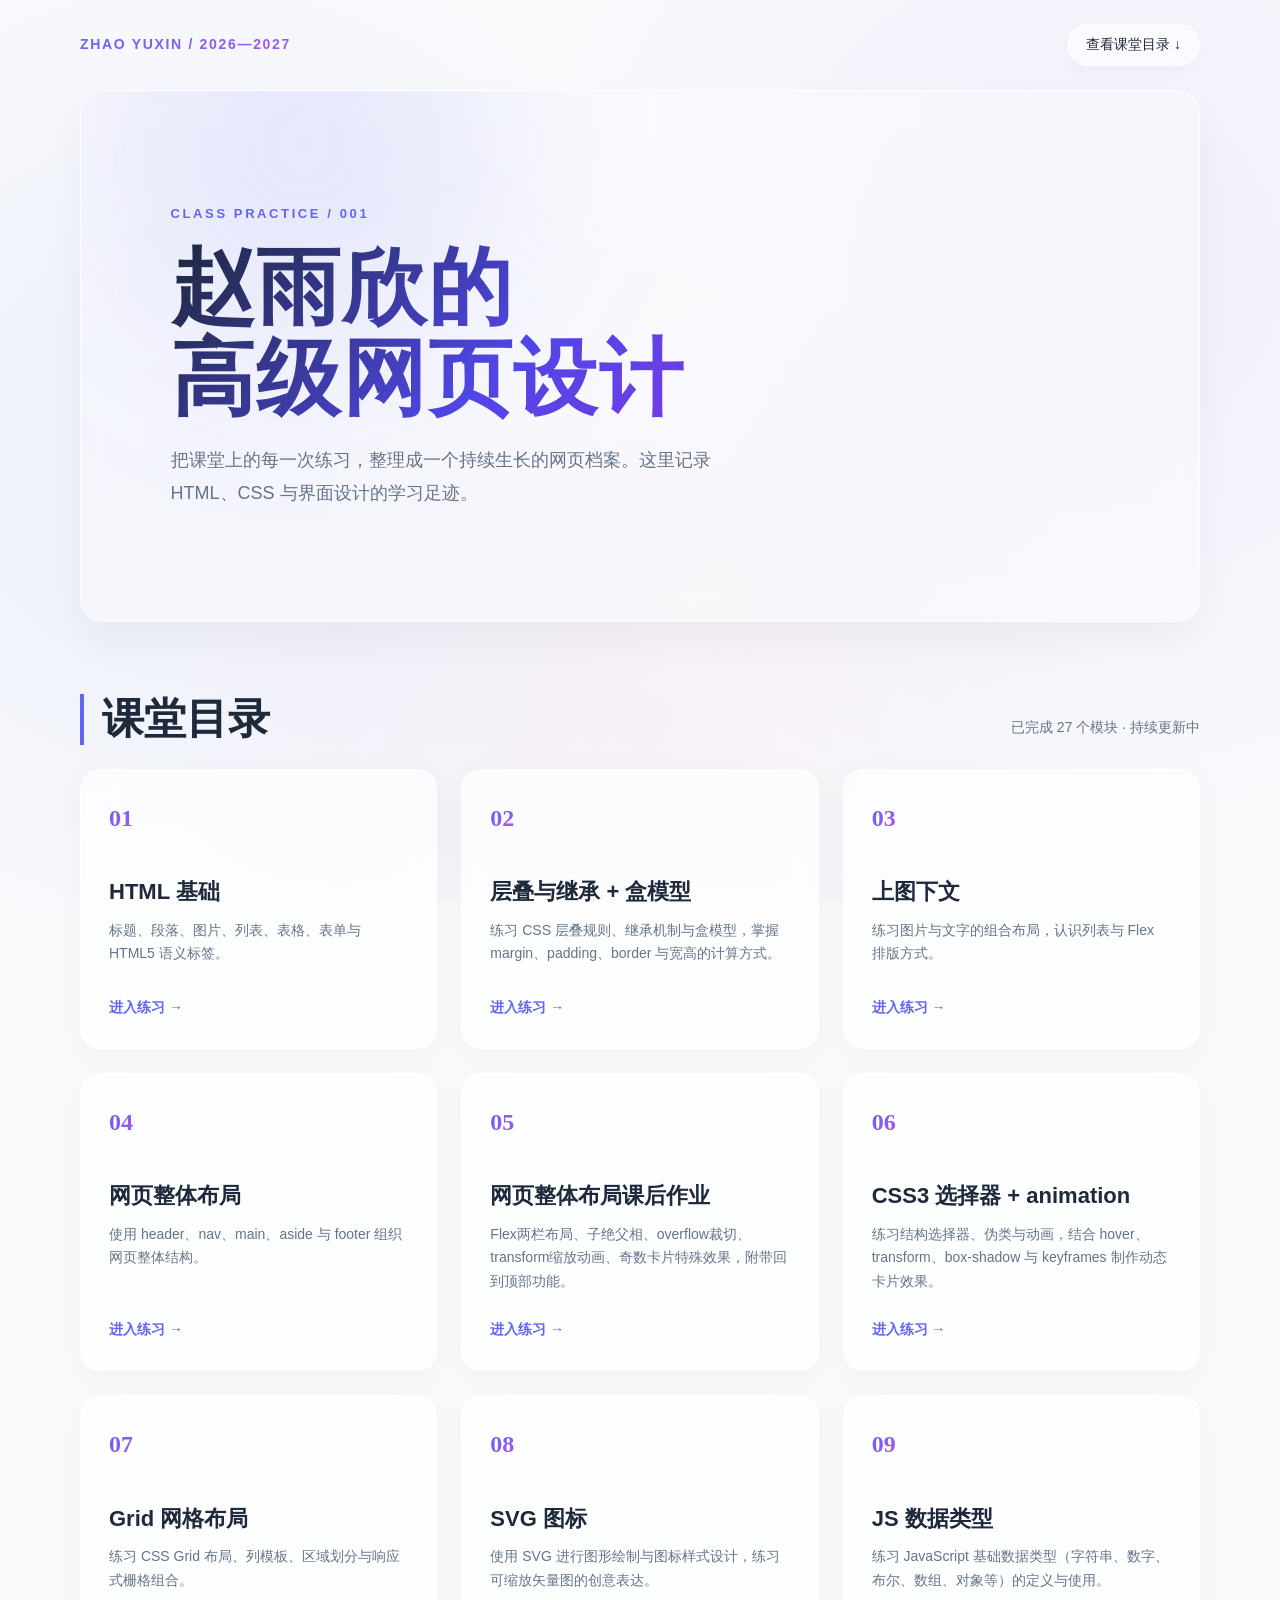
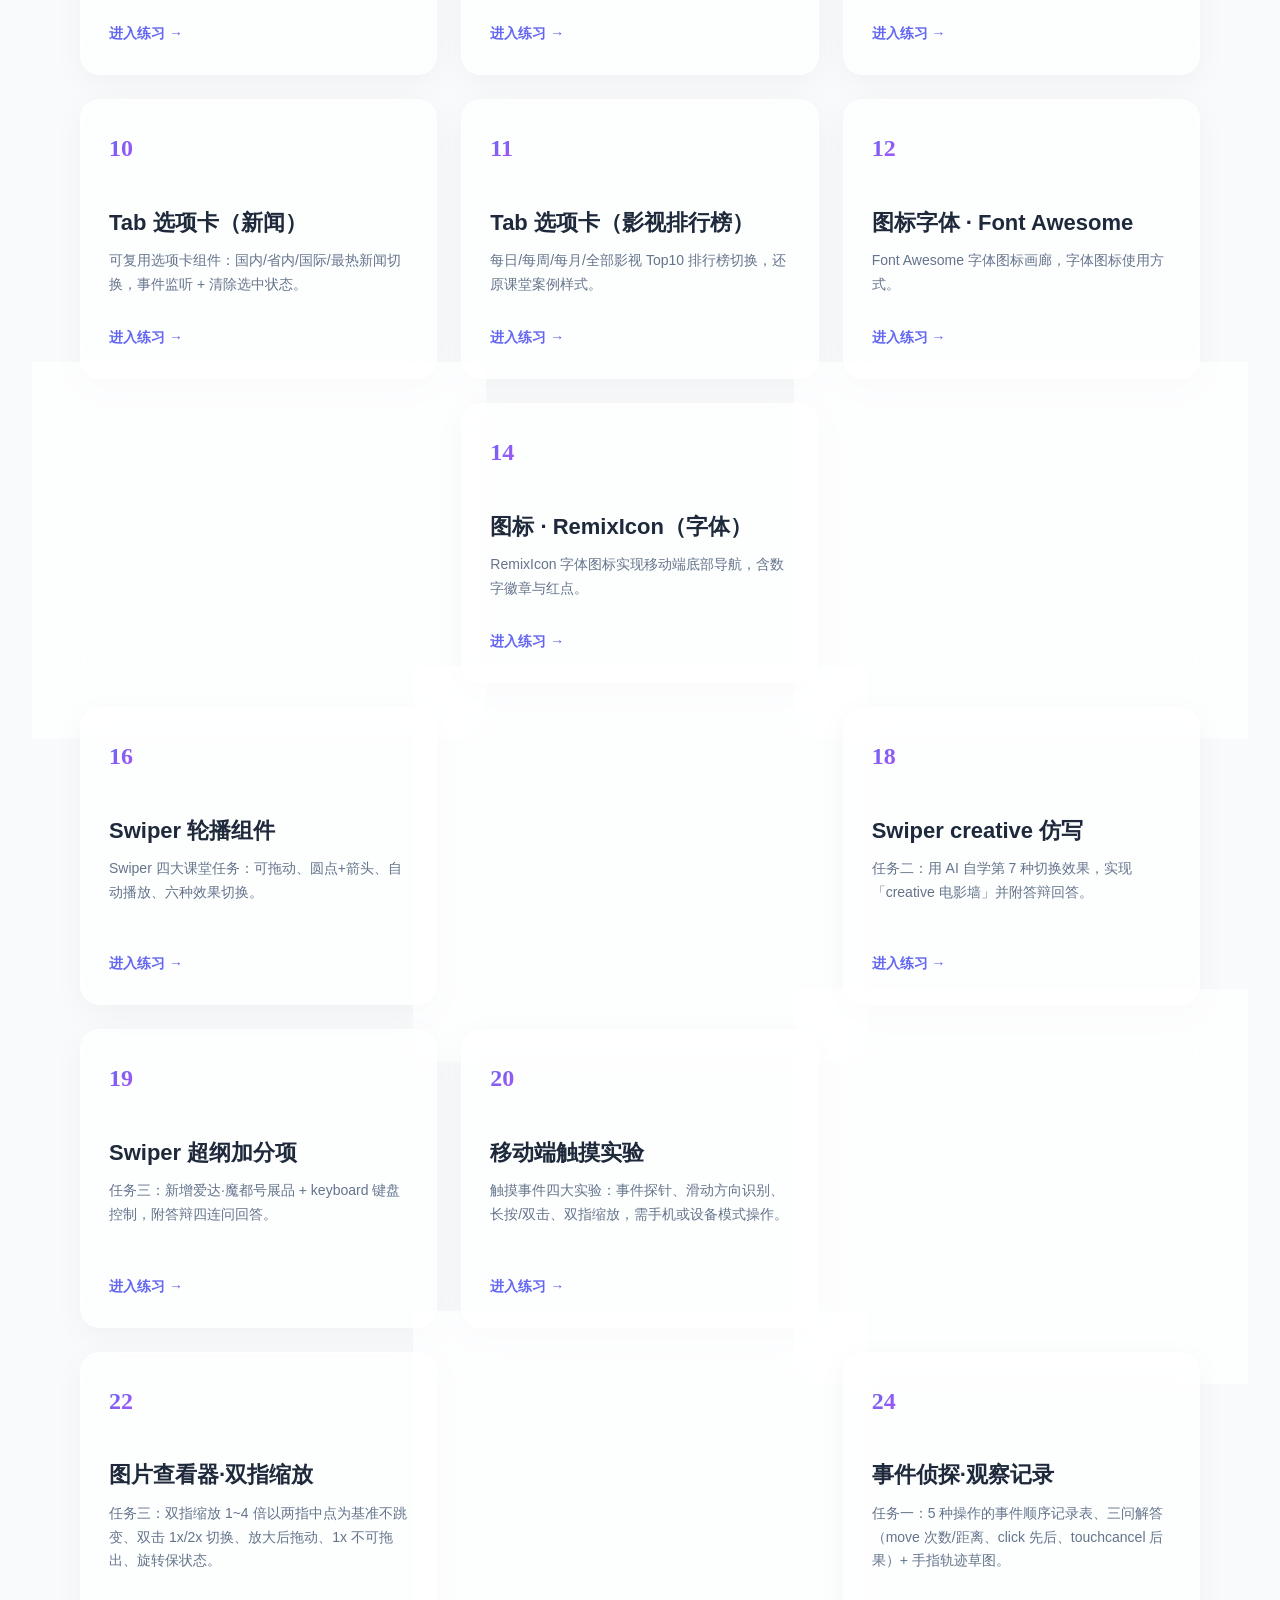
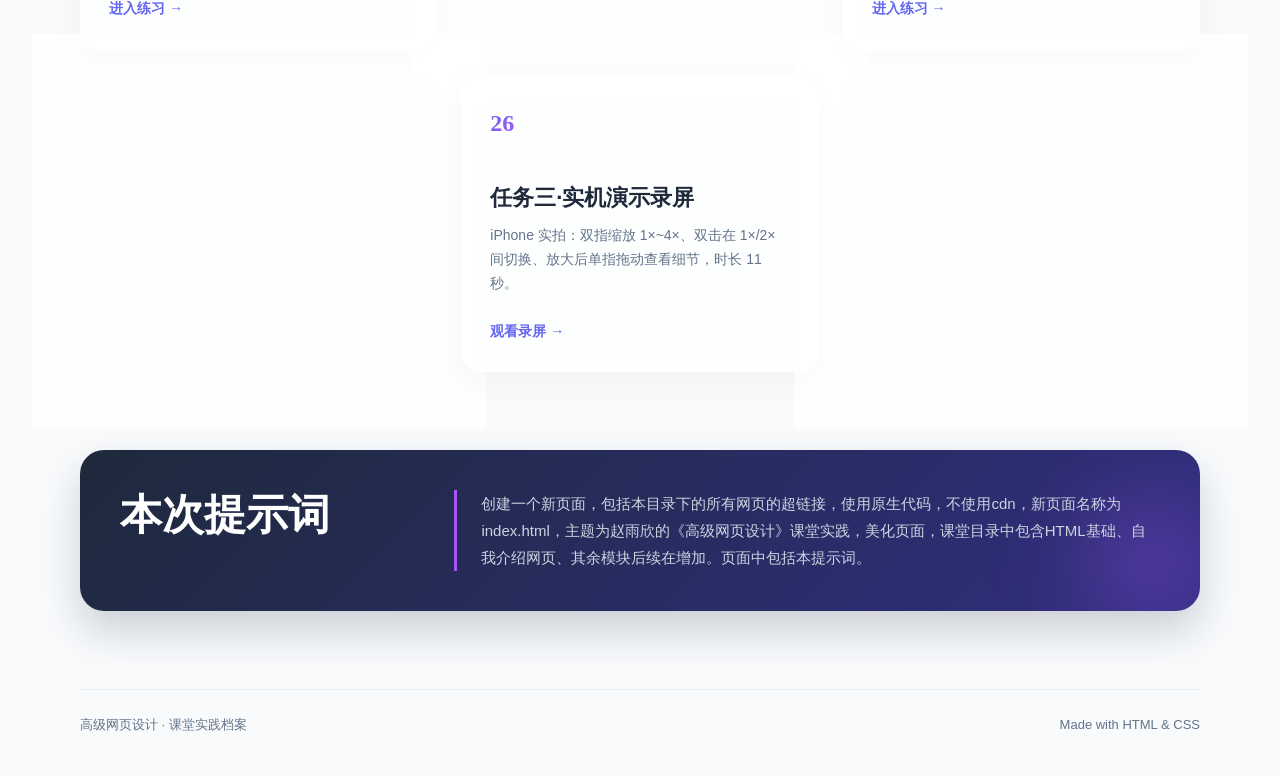
<file: index.html>
<!DOCTYPE html>
<html lang="zh-CN">
<head>
    <meta charset="UTF-8">
    <meta name="viewport" content="width=device-width, initial-scale=1.0">
    <meta name="description" content="赵雨欣的《高级网页设计》课堂实践目录">
    <title>赵雨欣｜高级网页设计课堂实践</title>
    <style>
        /* ========== 全局优雅调色板 ========== */
        :root {
            --ink: #1e293b;           /* 深邃墨蓝，用于主文字 */
            --muted: #64748b;         /* 灰蓝，用于次要文字 */
            --paper: #f8fafc;         /* 极浅灰，用于页面底色 */
            --card-bg: rgba(255, 255, 255, 0.7); /* 玻璃拟态：半透明白 */
            --card-border: rgba(255, 255, 255, 0.9); /* 玻璃拟态：高光边框 */
            --accent: #6366f1;        /* 主强调色：优雅靛蓝 */
            --accent-light: #a855f7;  /* 辅强调色：梦幻紫 */
            --accent-pink: #ec4899;   /* 点缀色：活力粉 */
            --yellow: #f59e0b;        /* 暖金色，用于亮点 */
        }
        
        * { box-sizing: border-box; margin: 0; padding: 0; }
        
        html { scroll-behavior: smooth; }
        
        body {
            color: var(--ink);
            background: var(--paper);
            font-family: "Microsoft YaHei", "PingFang SC", -apple-system, sans-serif;
            line-height: 1.7;
            /* 核心背景：柔和的多色渐变光晕，营造梦幻感 */
            background-image: 
                radial-gradient(circle at 15% 50%, rgba(99, 102, 241, 0.08) 0%, transparent 45%),
                radial-gradient(circle at 85% 30%, rgba(168, 85, 247, 0.08) 0%, transparent 45%),
                radial-gradient(circle at 50% 80%, rgba(236, 72, 153, 0.05) 0%, transparent 50%);
            background-attachment: fixed;
        }

        a { color: inherit; text-decoration: none; }

        .page-shell {
            width: min(1120px, calc(100% - 40px));
            margin: 0 auto;
            position: relative;
            z-index: 1;
        }

        /* ========== 顶部导航 ========== */
        .topbar {
            display: flex;
            align-items: center;
            justify-content: space-between;
            padding: 24px 0;
            font-size: 14px;
        }
        .signature {
            font-weight: 700;
            letter-spacing: .12em;
            background: linear-gradient(135deg, var(--accent), var(--accent-light));
            -webkit-background-clip: text;
            -webkit-text-fill-color: transparent;
        }
        .topbar a {
            padding: 8px 18px;
            background: rgba(255, 255, 255, 0.6);
            border: 1px solid rgba(255, 255, 255, 0.8);
            border-radius: 999px;
            backdrop-filter: blur(8px);
            -webkit-backdrop-filter: blur(8px);
            transition: all 0.3s ease;
            box-shadow: 0 4px 12px rgba(0, 0, 0, 0.03);
        }
        .topbar a:hover {
            background: #fff;
            box-shadow: 0 6px 16px rgba(99, 102, 241, 0.15);
            transform: translateY(-2px);
            color: var(--accent);
        }

        /* ========== 头部巨幕区（Hero） ========== */
        .hero {
            position: relative;
            overflow: hidden;
            padding: clamp(54px, 9vw, 112px) clamp(28px, 7vw, 96px);
            background: rgba(255, 255, 255, 0.4);
            border: 1px solid rgba(255, 255, 255, 0.8);
            border-radius: 24px;
            backdrop-filter: blur(20px);
            -webkit-backdrop-filter: blur(20px);
            box-shadow: 0 20px 40px rgba(0, 0, 0, 0.04);
        }
        /* 在 Hero 区域增加一个柔和的光斑 */
        .hero::before {
            content: "";
            position: absolute;
            top: -50%;
            left: -10%;
            width: 60%;
            height: 120%;
            background: radial-gradient(circle, rgba(99, 102, 241, 0.15) 0%, transparent 70%);
            filter: blur(60px);
            z-index: 0;
        }
        .eyebrow {
            position: relative;
            z-index: 1;
            margin: 0 0 18px;
            color: var(--accent);
            font-size: 13px;
            font-weight: 700;
            letter-spacing: .2em;
            text-transform: uppercase;
        }
        h1, h2, p { position: relative; z-index: 1; }
        h1 {
            max-width: 720px;
            margin-bottom: 20px;
            font-family: Georgia, "Songti SC", serif;
            font-size: clamp(42px, 7vw, 84px);
            line-height: 1.08;
            letter-spacing: .02em;
            background: linear-gradient(135deg, #1e293b, #4f46e5, #9333ea);
            -webkit-background-clip: text;
            -webkit-text-fill-color: transparent;
        }
        .hero-copy {
            max-width: 600px;
            margin-bottom: 0;
            color: var(--muted);
            font-size: 18px;
            line-height: 1.8;
        }

        /* ========== 章节标题 ========== */
        .section-heading {
            display: flex;
            align-items: end;
            justify-content: space-between;
            gap: 24px;
            margin: 72px 0 24px;
            padding-left: 18px;
            border-left: 4px solid var(--accent);
        }
        h2 {
            margin-bottom: 0;
            font-family: Georgia, "Songti SC", serif;
            font-size: clamp(28px, 4vw, 42px);
            line-height: 1.2;
            color: var(--ink);
        }
        .section-note {
            margin-bottom: 5px;
            color: var(--muted);
            font-size: 14px;
        }

        /* ========== 卡片网格：玻璃拟态 ========== */
        .lesson-grid {
            display: grid;
            grid-template-columns: repeat(3, 1fr);
            gap: 24px;
        }
        .lesson-card {
            display: flex;
            min-height: 280px;
            flex-direction: column;
            justify-content: space-between;
            padding: 28px;
            background: var(--card-bg);
            border: 1px solid var(--card-border);
            border-radius: 20px;
            backdrop-filter: blur(16px);
            -webkit-backdrop-filter: blur(16px);
            box-shadow: 0 8px 32px rgba(0, 0, 0, 0.04);
            transition: all 0.4s cubic-bezier(0.175, 0.885, 0.32, 1.275);
        }
        .lesson-card:hover {
            transform: translateY(-8px) scale(1.02);
            box-shadow: 0 20px 40px rgba(99, 102, 241, 0.15);
            border-color: var(--accent);
            background: rgba(255, 255, 255, 0.9);
        }
        .lesson-number {
            font-family: Georgia, serif;
            font-size: 24px;
            font-weight: 700;
            background: linear-gradient(135deg, var(--accent), var(--accent-light));
            -webkit-background-clip: text;
            -webkit-text-fill-color: transparent;
        }
        .lesson-card h3 {
            margin: 35px 0 8px;
            font-size: 22px;
            color: var(--ink);
        }
        .lesson-card p {
            margin-bottom: 0;
            color: var(--muted);
            font-size: 14px;
            line-height: 1.7;
        }
        .card-link {
            margin-top: 24px;
            color: var(--accent);
            font-size: 14px;
            font-weight: 700;
            transition: letter-spacing 0.3s ease;
        }
        .lesson-card:hover .card-link {
            letter-spacing: 1px;
        }
        .upcoming {
            background: transparent;
            border-style: dashed;
            border-color: rgba(99, 102, 241, 0.3);
            box-shadow: none;
        }
        .upcoming:hover {
            background: rgba(255, 255, 255, 0.5);
            border-style: solid;
        }
        .upcoming .lesson-number,
        .upcoming .card-link {
            color: var(--muted);
            -webkit-text-fill-color: var(--muted);
        }

        /* ========== 底部提示词区块：高端对比 ========== */
        .prompt-section {
            display: grid;
            grid-template-columns: minmax(190px, .6fr) 1.4fr;
            gap: 32px;
            margin: 78px 0;
            padding: 40px;
            background: linear-gradient(135deg, #1e293b, #312e81);
            color: #e2e8f0;
            border-radius: 24px;
            box-shadow: 0 20px 40px rgba(30, 41, 59, 0.2);
            position: relative;
            overflow: hidden;
        }
        .prompt-section::after {
            content: "";
            position: absolute;
            bottom: -50px;
            right: -50px;
            width: 200px;
            height: 200px;
            background: radial-gradient(circle, rgba(168, 85, 247, 0.4) 0%, transparent 70%);
            filter: blur(40px);
            z-index: 0;
        }
        .prompt-section h2 {
            color: #fff;
            position: relative;
            z-index: 1;
        }
        .prompt-section blockquote {
            margin: 0;
            padding-left: 24px;
            border-left: 3px solid var(--accent-light);
            color: #cbd5e1;
            font-size: 15px;
            line-height: 1.8;
            position: relative;
            z-index: 1;
        }

        /* ========== 页脚 ========== */
        .footer {
            display: flex;
            justify-content: space-between;
            gap: 20px;
            padding: 24px 0 40px;
            color: var(--muted);
            border-top: 1px solid rgba(99, 102, 241, 0.1);
            font-size: 13px;
        }

        /* ========== 响应式适配 ========== */
        @media (max-width: 760px) {
            .page-shell { width: min(100% - 28px, 600px); }
            .topbar { align-items: flex-start; flex-direction: column; gap: 12px; }
            .lesson-grid, .prompt-section { grid-template-columns: 1fr; }
            .section-heading, .footer { align-items: flex-start; flex-direction: column; }
            .prompt-section { gap: 20px; padding: 28px; }
            .hero { padding: 40px 24px; }
        }
    </style>
</head>
<body>
    <div class="page-shell">
        <header class="topbar">
            <div class="signature">ZHAO YUXIN / 2026—2027</div>
            <a href="#lessons">查看课堂目录 ↓</a>
        </header>
        <main>
            <section class="hero" aria-labelledby="page-title">
                <p class="eyebrow">CLASS PRACTICE / 001</p>
                <h1 id="page-title">赵雨欣的<br>高级网页设计</h1>
                <p class="hero-copy">把课堂上的每一次练习，整理成一个持续生长的网页档案。这里记录 HTML、CSS 与界面设计的学习足迹。</p>
            </section>
            <section id="lessons" aria-labelledby="lessons-title">
                <div class="section-heading">
                    <h2 id="lessons-title">课堂目录</h2>
                    <p class="section-note">已完成 27 个模块 · 持续更新中</p>
                </div>
                <div class="lesson-grid">
                    <a class='lesson-card' href='zyx.html'>
                        <div>
                            <span class="lesson-number">01</span>
                            <h3>HTML 基础</h3>
                            <p>标题、段落、图片、列表、表格、表单与 HTML5 语义标签。</p>
                        </div>
                        <span class="card-link">进入练习 →</span>
                    </a>
                    <a class='lesson-card' href='stack029.html'>
                        <div>
                            <span class="lesson-number">02</span>
                            <h3>层叠与继承 + 盒模型</h3>
                            <p>练习 CSS 层叠规则、继承机制与盒模型，掌握 margin、padding、border 与宽高的计算方式。</p>
                        </div>
                        <span class="card-link">进入练习 →</span>
                    </a>
                    <a class='lesson-card' href='picture.text029.html'>
                        <div>
                            <span class="lesson-number">03</span>
                            <h3>上图下文</h3>
                            <p>练习图片与文字的组合布局，认识列表与 Flex 排版方式。</p>
                        </div>
                        <span class="card-link">进入练习 →</span>
                    </a>
                    <a class='lesson-card' href='1029.html'>
                        <div>
                            <span class="lesson-number">04</span>
                            <h3>网页整体布局</h3>
                            <p>使用 header、nav、main、aside 与 footer 组织网页整体结构。</p>
                        </div>
                        <span class="card-link">进入练习 →</span>
                    </a>
                    <a class='lesson-card' href='total029.html'>
                        <div>
                            <span class="lesson-number">05</span>
                            <h3>网页整体布局课后作业</h3>
                            <p>Flex两栏布局、子绝父相、overflow裁切、transform缩放动画、奇数卡片特殊效果，附带回到顶部功能。</p>
                        </div>
                        <span class="card-link">进入练习 →</span>
                    </a>
                    <a class='lesson-card' href='css3029.HTML'>
                        <div>
                            <span class="lesson-number">06</span>
                            <h3>CSS3 选择器 + animation</h3>
                            <p>练习结构选择器、伪类与动画，结合 hover、transform、box-shadow 与 keyframes 制作动态卡片效果。</p>
                        </div>
                        <span class="card-link">进入练习 →</span>
                    </a>
                    <a class='lesson-card' href='Grid029.html'>
                        <div>
                            <span class="lesson-number">07</span>
                            <h3>Grid 网格布局</h3>
                            <p>练习 CSS Grid 布局、列模板、区域划分与响应式栅格组合。</p>
                        </div>
                        <span class="card-link">进入练习 →</span>
                    </a>
                    <a class='lesson-card' href='svg029.html'>
                        <div>
                            <span class="lesson-number">08</span>
                            <h3>SVG 图标</h3>
                            <p>使用 SVG 进行图形绘制与图标样式设计，练习可缩放矢量图的创意表达。</p>
                        </div>
                        <span class="card-link">进入练习 →</span>
                    </a>
                    <a class='lesson-card' href='dataTyp029.html'>
                        <div>
                            <span class="lesson-number">09</span>
                            <h3>JS 数据类型</h3>
                            <p>练习 JavaScript 基础数据类型（字符串、数字、布尔、数组、对象等）的定义与使用。</p>
                        </div>
                        <span class="card-link">进入练习 →</span>
                    </a>
                    <a class='lesson-card' href='tab-news.html'>
                        <div>
                            <span class="lesson-number">10</span>
                            <h3>Tab 选项卡（新闻）</h3>
                            <p>可复用选项卡组件：国内/省内/国际/最热新闻切换，事件监听 + 清除选中状态。</p>
                        </div>
                        <span class="card-link">进入练习 →</span>
                    </a>
                    <a class='lesson-card' href='indexzhaoyuxin1029.html'>
                        <div>
                            <span class="lesson-number">11</span>
                            <h3>Tab 选项卡（影视排行榜）</h3>
                            <p>每日/每周/每月/全部影视 Top10 排行榜切换，还原课堂案例样式。</p>
                        </div>
                        <span class="card-link">进入练习 →</span>
                    </a>
                    <a class='lesson-card' href='iconfont-1.html'>
                        <div>
                            <span class="lesson-number">12</span>
                            <h3>图标字体 · Font Awesome</h3>
                            <p>Font Awesome 字体图标画廊，字体图标使用方式。</p>
                        </div>
                        <span class="card-link">进入练习 →</span>
                    </a>
                    <a class='lesson-card' href='iconfont-2.html'>
                        <div>
                            <span class="lesson-number">13</span>
                            <h3>图标 · Lucide（SVG）</h3>
                            <p>Lucide 图标库画廊，SVG 方式引入与渲染图标。</p>
                        </div>
                        <span class="card-link">进入练习 →</span>
                    </a>
                    <a class='lesson-card' href='iconfont-3.html'>
                        <div>
                            <span class="lesson-number">14</span>
                            <h3>图标 · RemixIcon（字体）</h3>
                            <p>RemixIcon 字体图标实现移动端底部导航，含数字徽章与红点。</p>
                        </div>
                        <span class="card-link">进入练习 →</span>
                    </a>
                    <a class='lesson-card' href='iconfont-4.html'>
                        <div>
                            <span class="lesson-number">15</span>
                            <h3>图标 · RemixIcon（SVG）</h3>
                            <p>RemixIcon SVG 精灵图实现移动端底部导航，含数字徽章与红点。</p>
                        </div>
                        <span class="card-link">进入练习 →</span>
                    </a>
                    <a class='lesson-card' href='swiper-task.html'>
                        <div>
                            <span class="lesson-number">16</span>
                            <h3>Swiper 轮播组件</h3>
                            <p>Swiper 四大课堂任务：可拖动、圆点+箭头、自动播放、六种效果切换。</p>
                        </div>
                        <span class="card-link">进入练习 →</span>
                    </a>
                    <a class='lesson-card' href='zyx1029_task1_cube.html'>
                        <div>
                            <span class="lesson-number">17</span>
                            <h3>Swiper 提示词工程</h3>
                            <p>任务一：两轮提示词对比，让 AI 生成 loop + cube + 3.2 秒自动播放 + 可点击圆点配置，附✗错/✓对实机演示。</p>
                        </div>
                        <span class="card-link">进入练习 →</span>
                    </a>
                    <a class='lesson-card' href='zyx1029_task2_creative.html'>
                        <div>
                            <span class="lesson-number">18</span>
                            <h3>Swiper creative 仿写</h3>
                            <p>任务二：用 AI 自学第 7 种切换效果，实现「creative 电影墙」并附答辩回答。</p>
                        </div>
                        <span class="card-link">进入练习 →</span>
                    </a>
                    <a class='lesson-card' href='zyx1029_task3_keyboard.html'>
                        <div>
                            <span class="lesson-number">19</span>
                            <h3>Swiper 超纲加分项</h3>
                            <p>任务三：新增爱达·魔都号展品 + keyboard 键盘控制，附答辩四连问回答。</p>
                        </div>
                        <span class="card-link">进入练习 →</span>
                    </a>
                    <a class='lesson-card' href='24001011029zhaoyuxin_mobile-touch-lesson.html'>
                        <div>
                            <span class="lesson-number">20</span>
                            <h3>移动端触摸实验</h3>
                            <p>触摸事件四大实验：事件探针、滑动方向识别、长按/双击、双指缩放，需手机或设备模式操作。</p>
                        </div>
                        <span class="card-link">进入练习 →</span>
                    </a>
                    <a class='lesson-card' href='24001011029zhaoyuxin_mobile-gesture.html'>
                        <div>
                            <span class="lesson-number">21</span>
                            <h3>手势卡片·中华美食</h3>
                            <p>任务二：4 道美食卡片左右滑动切换，阈值防误触、冷却防跳张、pan-y 保留纵向滚动、0.3s 过渡。</p>
                        </div>
                        <span class="card-link">进入练习 →</span>
                    </a>
                    <a class='lesson-card' href='24001011029zhaoyuxin_mobile-zoom.html'>
                        <div>
                            <span class="lesson-number">22</span>
                            <h3>图片查看器·双指缩放</h3>
                            <p>任务三：双指缩放 1~4 倍以两指中点为基准不跳变、双击 1x/2x 切换、放大后拖动、1x 不可拖出、旋转保状态。</p>
                        </div>
                        <span class="card-link">进入练习 →</span>
                    </a>
                    <a class='lesson-card' href='24001011029zhaoyuxin_mobile-sensor.html'>
                        <div>
                            <span class="lesson-number">23</span>
                            <h3>摇一摇彩蛋</h3>
                            <p>任务四：devicemotion 合成加速度阈值判摇、1.5s 冷却只触发一次、iOS 按钮授权、无传感器降级按钮。</p>
                        </div>
                        <span class="card-link">进入练习 →</span>
                    </a>
                    <a class='lesson-card' href='24001011029zhaoyuxin_mobile-detective.html'>
                        <div>
                            <span class="lesson-number">24</span>
                            <h3>事件侦探·观察记录</h3>
                            <p>任务一：5 种操作的事件顺序记录表、三问解答（move 次数/距离、click 先后、touchcancel 后果）+ 手指轨迹草图。</p>
                        </div>
                        <span class="card-link">进入练习 →</span>
                    </a>
                    <a class='lesson-card' href='24001011029zhaoyuxin_Mobile%20Homework.html'>
                        <div>
                            <span class="lesson-number">25</span>
                            <h3>移动端作业·提交总览</h3>
                            <p>四关作业汇总：验收点对照表、390×844 真实运行截图、踩坑记录、AI 提示词记录、答辩 5 问与自评。</p>
                        </div>
                        <span class="card-link">进入练习 →</span>
                    </a>
                    <a class='lesson-card' href='zyx1029_shots/mobile-zoom-demo.mp4'>
                        <div>
                            <span class="lesson-number">26</span>
                            <h3>任务三·实机演示录屏</h3>
                            <p>iPhone 实拍：双指缩放 1×~4×、双击在 1×/2× 间切换、放大后单指拖动查看细节，时长 11 秒。</p>
                        </div>
                        <span class="card-link">观看录屏 →</span>
                    </a>
                    <a class='lesson-card' href='zyx1029_shots/mobile-sensor-demo.mp4'>
                        <div>
                            <span class="lesson-number">27</span>
                            <h3>任务四·实机演示录屏</h3>
                            <p>iPhone 实拍：摇一摇手机随机抽出今日菜谱，一次摇动只触发一次（1.5s 冷却），时长 15 秒。</p>
                        </div>
                        <span class="card-link">观看录屏 →</span>
                    </a>
                </div>
            </section>
            <section class="prompt-section" aria-labelledby="prompt-title">
                <h2 id="prompt-title">本次提示词</h2>
                <blockquote>创建一个新页面，包括本目录下的所有网页的超链接，使用原生代码，不使用cdn，新页面名称为index.html，主题为赵雨欣的《高级网页设计》课堂实践，美化页面，课堂目录中包含HTML基础、自我介绍网页、其余模块后续在增加。页面中包括本提示词。</blockquote>
            </section>
        </main>
        <footer class="footer">
            <span>高级网页设计 · 课堂实践档案</span>
            <span>Made with HTML &amp; CSS</span>
        </footer>
    </div>
</body>
</html>
</file>
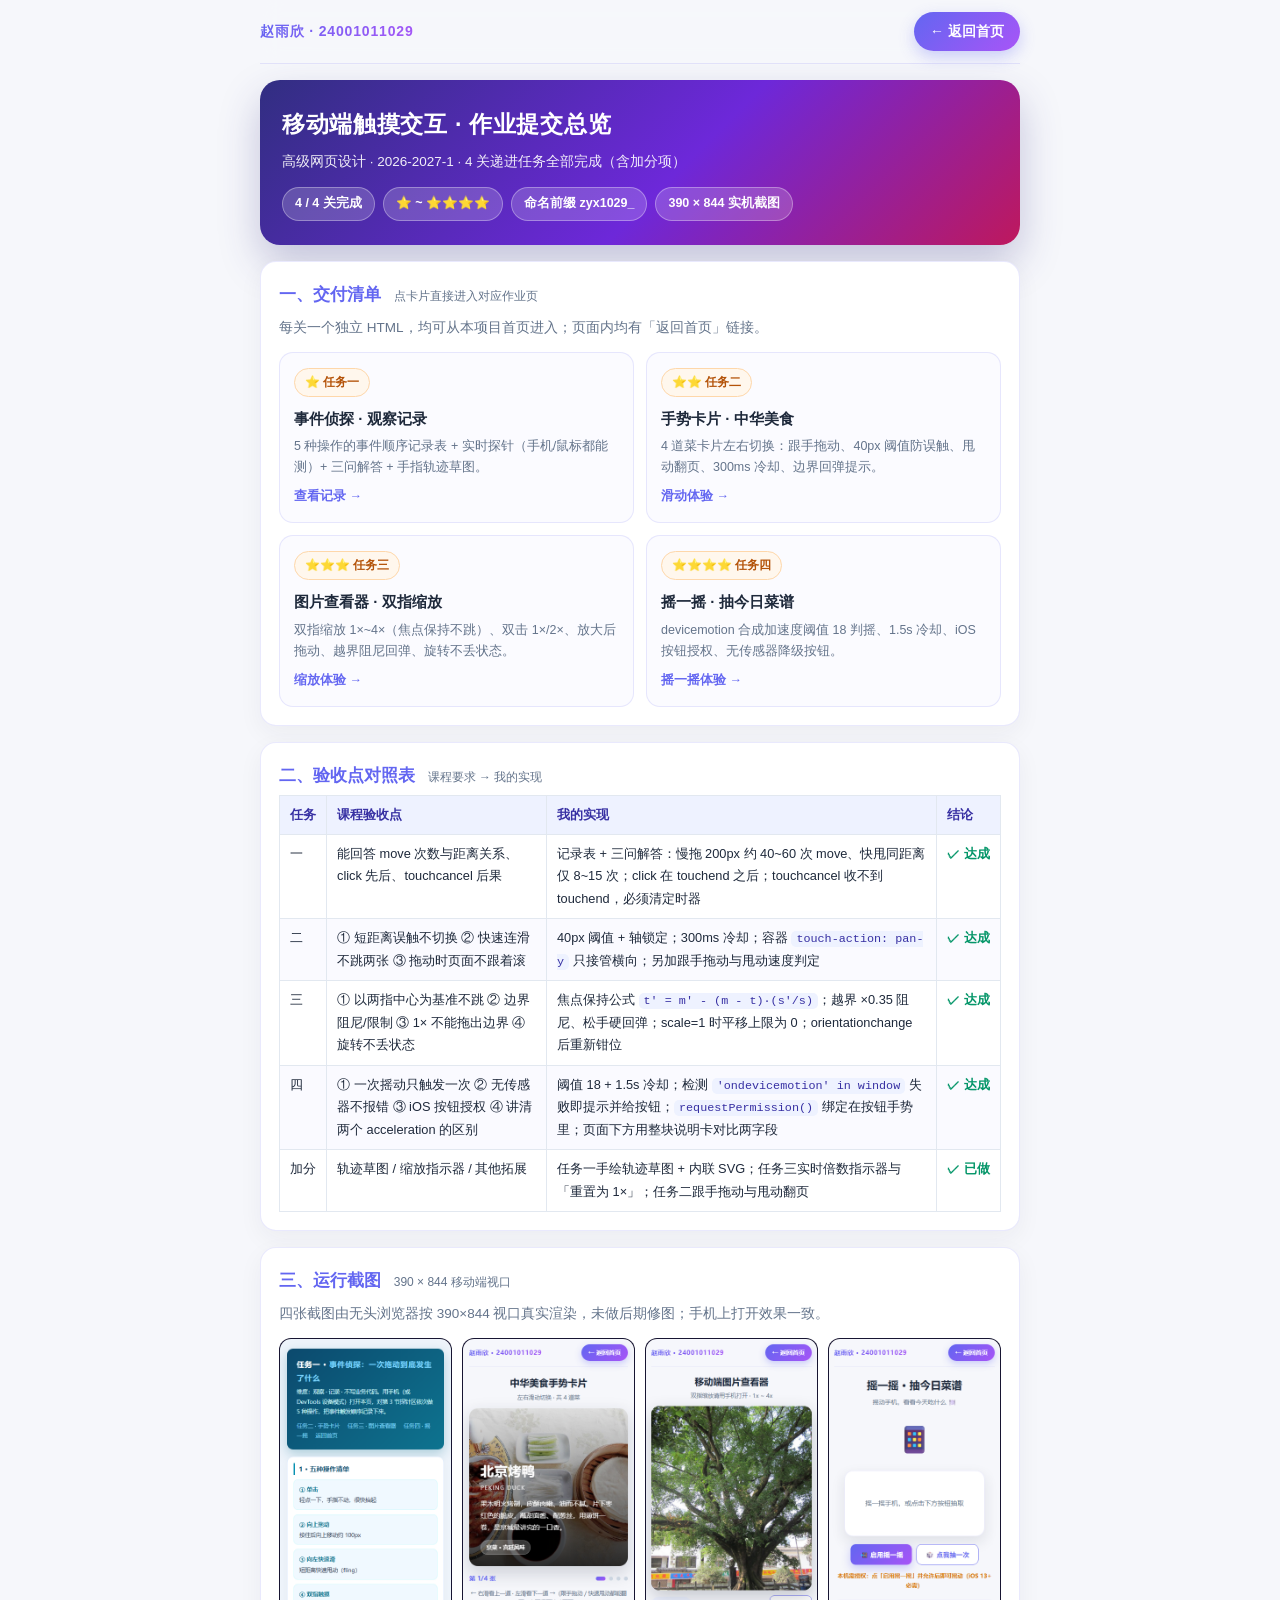
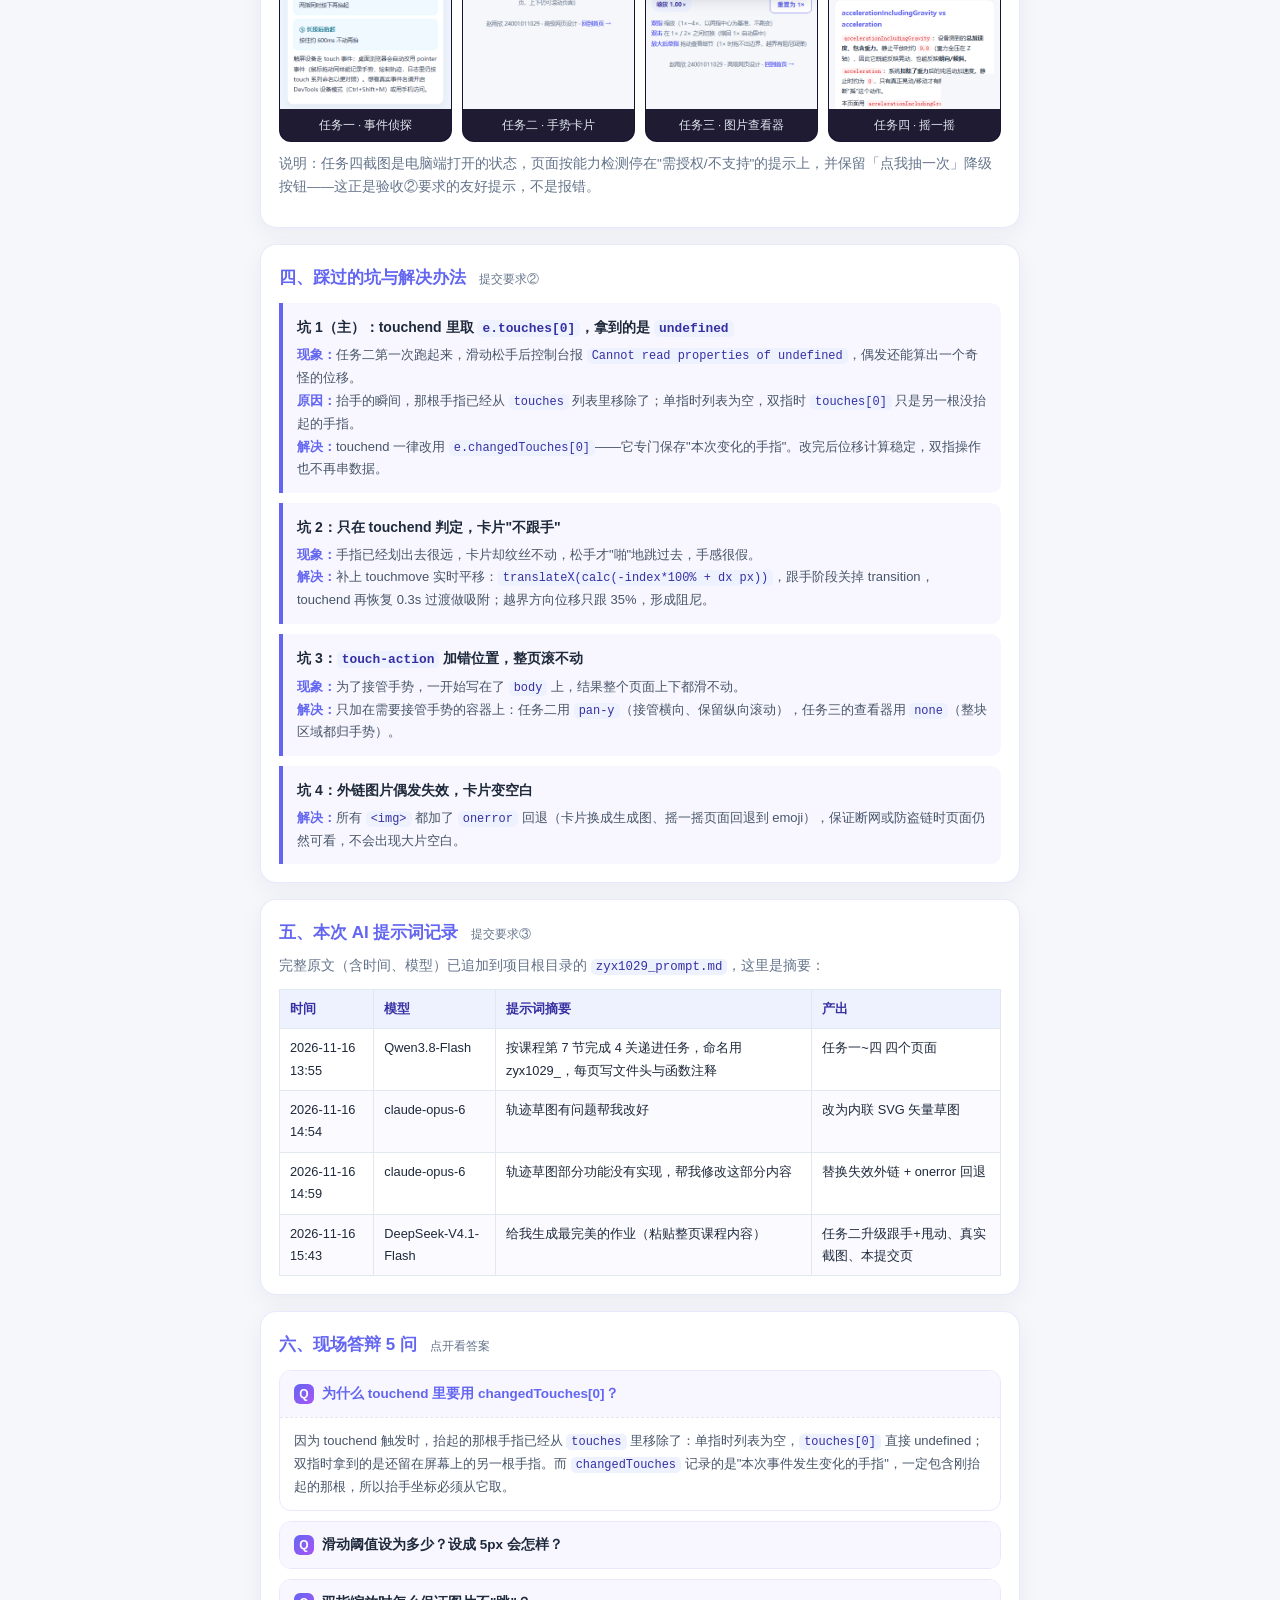
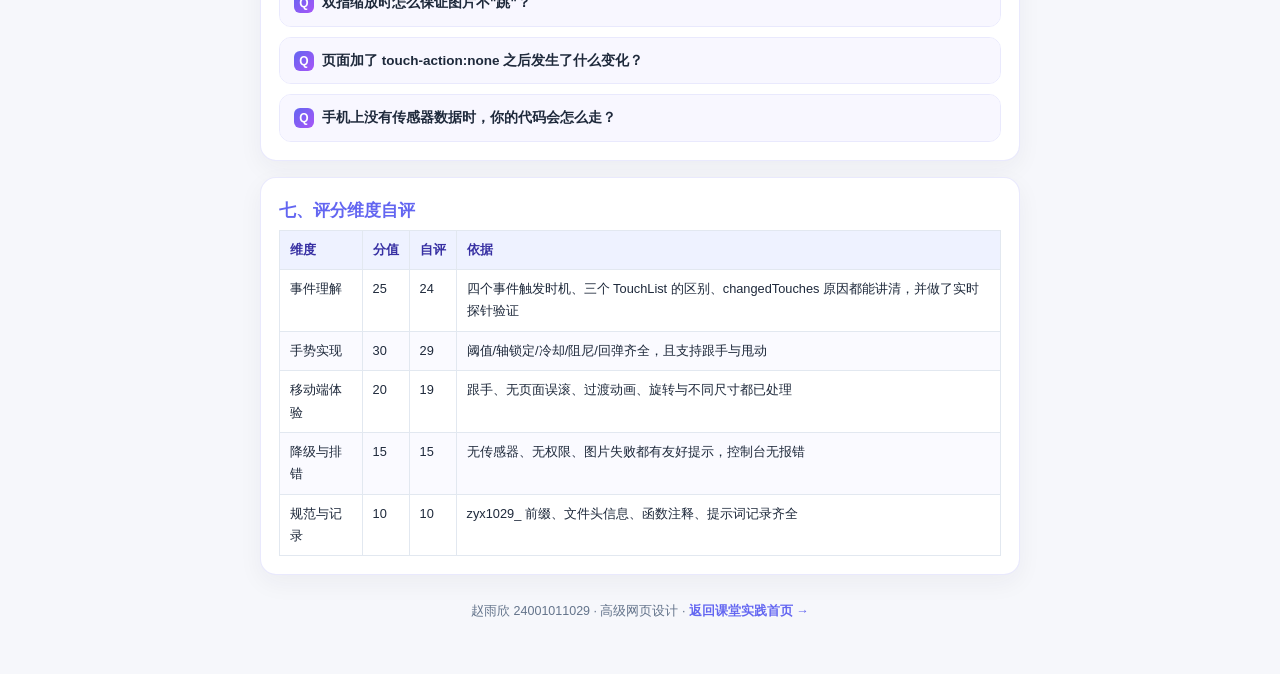
<file: 24001011029zhaoyuxin_Mobile Homework.html>
<!--
  作者：赵雨欣
  学号：24001011029
  建立时间：2026-11-16 15:52:00
  使用模型：DeepSeek-V4.1-Flash
  功能名称及简介：移动端触摸交互·作业提交总览 —— 把 4 关作业（事件侦探 / 手势卡片 / 图片查看器 /
    摇一摇彩蛋）汇总成一个提交页：交付清单、验收点对照表、真实运行截图（390×844）、踩坑记录、
    AI 提示词记录、答辩 5 问答案、评分维度自评。命名前缀统一 zyx1029_。
-->
<!DOCTYPE html>
<html lang="zh-CN">
<head>
  <meta charset="UTF-8">
  <meta name="viewport" content="width=device-width, initial-scale=1.0">
  <title>移动端触摸交互 · 作业提交总览 | 赵雨欣 24001011029</title>
  <style>
    :root {
      --zyx1029_ink: #1e293b; --zyx1029_muted: #64748b; --zyx1029_paper: #f6f7fb;
      --zyx1029_accent: #6366f1; --zyx1029_accent2: #a855f7;
      --zyx1029_line: rgba(99,102,241,.14); --zyx1029_ok: #059669; --zyx1029_warn: #b45309;
    }
    * { box-sizing: border-box; margin: 0; padding: 0; }
    * { -webkit-tap-highlight-color: transparent; }
    body {
      color: var(--zyx1029_ink); background: var(--zyx1029_paper);
      font-family: "Microsoft YaHei", "PingFang SC", -apple-system, sans-serif;
      line-height: 1.75; -webkit-text-size-adjust: 100%;
    }
    a { color: inherit; text-decoration: none; }
    code { font-family: "Consolas", "Menlo", monospace; font-size: .92em; background: #eef2ff; color: #3730a3; padding: 1px 5px; border-radius: 5px; }
    .zyx1029_shell { width: min(760px, 100% - 26px); margin: 0 auto; padding-bottom: 56px; }

    /* 顶部返回条 */
    .zyx1029_topbar {
      position: sticky; top: 0; z-index: 20; display: flex; align-items: center; justify-content: space-between;
      padding: 12px 0; background: rgba(246,247,251,.88);
      backdrop-filter: blur(10px); -webkit-backdrop-filter: blur(10px);
      border-bottom: 1px solid var(--zyx1029_line); font-size: 14px;
    }
    .zyx1029_sig { font-weight: 700; letter-spacing: .06em;
      background: linear-gradient(135deg, var(--zyx1029_accent), var(--zyx1029_accent2));
      -webkit-background-clip: text; -webkit-text-fill-color: transparent; }
    .zyx1029_home { padding: 7px 16px; border-radius: 999px; color: #fff; font-weight: 700;
      background: linear-gradient(135deg, var(--zyx1029_accent), var(--zyx1029_accent2));
      box-shadow: 0 6px 16px rgba(99,102,241,.3); transition: transform .2s ease; }
    .zyx1029_home:active { transform: scale(.94); }

    /* 头图 */
    .zyx1029_hero { margin-top: 16px; padding: 24px 22px; border-radius: 20px; color: #fff;
      background: linear-gradient(135deg, #312e81, #6d28d9 55%, #be185d);
      box-shadow: 0 18px 40px rgba(49,46,129,.26); }
    .zyx1029_hero h1 { font-size: 23px; letter-spacing: .03em; }
    .zyx1029_hero p { font-size: 13.5px; opacity: .92; margin-top: 6px; }
    .zyx1029_chips { display: flex; flex-wrap: wrap; gap: 8px; margin-top: 14px; }
    .zyx1029_chips span { font-size: 12.5px; font-weight: 700; padding: 5px 12px; border-radius: 999px;
      background: rgba(255,255,255,.18); border: 1px solid rgba(255,255,255,.32); }

    /* 通用卡片 */
    .zyx1029_sec { background: #fff; border: 1px solid var(--zyx1029_line); border-radius: 16px;
      padding: 18px; margin-top: 16px; box-shadow: 0 8px 24px rgba(30,41,59,.05); }
    .zyx1029_sec > h2 { font-size: 17px; color: var(--zyx1029_accent); margin-bottom: 4px; }
    .zyx1029_sec > h2 span { font-size: 12px; color: var(--zyx1029_muted); font-weight: 400; margin-left: 8px; }
    .zyx1029_sec > p { font-size: 13.5px; color: var(--zyx1029_muted); margin: 6px 0 10px; }

    /* 交付清单 */
    .zyx1029_grid { display: grid; grid-template-columns: repeat(2, minmax(0, 1fr)); gap: 12px; margin-top: 12px; }
    .zyx1029_task { display: block; border: 1px solid var(--zyx1029_line); border-radius: 14px;
      padding: 14px; background: #fbfbff; transition: transform .18s ease, box-shadow .18s ease; }
    .zyx1029_task:active { transform: scale(.985); }
    .zyx1029_task:hover { box-shadow: 0 10px 22px rgba(99,102,241,.14); }
    .zyx1029_task .zyx1029_star { font-size: 12px; font-weight: 800; color: #b45309;
      background: #fff7ed; border: 1px solid #fed7aa; border-radius: 999px; padding: 3px 10px; display: inline-block; }
    .zyx1029_task h3 { font-size: 15px; margin: 9px 0 4px; }
    .zyx1029_task p { font-size: 12.5px; color: var(--zyx1029_muted); line-height: 1.7; }
    .zyx1029_task .zyx1029_go { display: block; margin-top: 8px; font-size: 12.5px; font-weight: 700; color: var(--zyx1029_accent); }

    /* 表格 */
    .zyx1029_scroll { overflow-x: auto; -webkit-overflow-scrolling: touch; }
    table.zyx1029_table { width: 100%; border-collapse: collapse; font-size: 12.8px; min-width: 560px; }
    .zyx1029_table th, .zyx1029_table td { border: 1px solid #e2e8f0; padding: 8px 10px; text-align: left; vertical-align: top; }
    .zyx1029_table th { background: #eef2ff; color: #3730a3; font-weight: 700; white-space: nowrap; }
    .zyx1029_table tr:nth-child(even) td { background: #fafaff; }
    .zyx1029_ok { color: var(--zyx1029_ok); font-weight: 800; white-space: nowrap; }

    /* 截图 */
    .zyx1029_shots { display: grid; grid-template-columns: repeat(4, minmax(0, 1fr)); gap: 10px; margin-top: 12px; }
    .zyx1029_shot { border: 1px solid var(--zyx1029_line); border-radius: 12px; overflow: hidden; background: #0b0813; }
    .zyx1029_shot img { display: block; width: 100%; height: auto; }
    .zyx1029_shot figcaption { font-size: 11.5px; color: #e2e8f0; background: #1e1b33; padding: 6px 8px; text-align: center; }

    /* 踩坑 */
    .zyx1029_pit { border-left: 4px solid var(--zyx1029_accent); background: #f8f7ff;
      border-radius: 0 10px 10px 0; padding: 12px 14px; margin-top: 10px; }
    .zyx1029_pit h3 { font-size: 14px; margin-bottom: 4px; }
    .zyx1029_pit p { font-size: 13px; color: #475569; }
    .zyx1029_pit b { color: var(--zyx1029_accent); }

    /* 提示词记录 */
    .zyx1029_prompt { font-size: 12.8px; }
    .zyx1029_prompt code { font-size: 12px; }

    /* 答辩 */
    .zyx1029_qa { margin-top: 10px; border: 1px solid var(--zyx1029_line); border-radius: 12px; overflow: hidden; }
    .zyx1029_qa summary { cursor: pointer; font-size: 13.5px; font-weight: 700; padding: 11px 14px;
      background: #f8f7ff; list-style: none; }
    .zyx1029_qa summary::-webkit-details-marker { display: none; }
    .zyx1029_qa summary::before { content: "Q"; display: inline-block; width: 20px; height: 20px; line-height: 20px;
      text-align: center; margin-right: 8px; border-radius: 6px; font-size: 12px;
      color: #fff; background: linear-gradient(135deg, var(--zyx1029_accent), var(--zyx1029_accent2)); }
    .zyx1029_qa .zyx1029_ans { font-size: 13px; color: #475569; padding: 12px 14px; border-top: 1px dashed #e2e8f0; }
    .zyx1029_qa[open] summary { color: var(--zyx1029_accent); }

    .zyx1029_footer { text-align: center; margin-top: 26px; font-size: 12.5px; color: var(--zyx1029_muted); }
    .zyx1029_footer a { color: var(--zyx1029_accent); font-weight: 700; }

    @media (max-width: 620px) {
      .zyx1029_grid { grid-template-columns: 1fr; }
      .zyx1029_shots { grid-template-columns: repeat(2, minmax(0, 1fr)); }
      .zyx1029_hero h1 { font-size: 20px; }
    }
  </style>
</head>
<body>
  <div class="zyx1029_shell">

    <!-- 返回首页链接（项目规则 3） -->
    <header class="zyx1029_topbar">
      <span class="zyx1029_sig">赵雨欣 · 24001011029</span>
      <a class="zyx1029_home" href="index.html">← 返回首页</a>
    </header>

    <section class="zyx1029_hero">
      <h1>移动端触摸交互 · 作业提交总览</h1>
      <p>高级网页设计 · 2026-2027-1 · 4 关递进任务全部完成（含加分项）</p>
      <div class="zyx1029_chips">
        <span>4 / 4 关完成</span>
        <span>⭐ ~ ⭐⭐⭐⭐</span>
        <span>命名前缀 zyx1029_</span>
        <span>390 × 844 实机截图</span>
      </div>
    </section>

    <!-- 一、交付清单 -->
    <section class="zyx1029_sec">
      <h2>一、交付清单 <span>点卡片直接进入对应作业页</span></h2>
      <p>每关一个独立 HTML，均可从本项目首页进入；页面内均有「返回首页」链接。</p>
      <div class="zyx1029_grid">
        <a class="zyx1029_task" href="24001011029zhaoyuxin_mobile-detective.html">
          <span class="zyx1029_star">⭐ 任务一</span>
          <h3>事件侦探 · 观察记录</h3>
          <p>5 种操作的事件顺序记录表 + 实时探针（手机/鼠标都能测）+ 三问解答 + 手指轨迹草图。</p>
          <span class="zyx1029_go">查看记录 →</span>
        </a>
        <a class="zyx1029_task" href="24001011029zhaoyuxin_mobile-gesture.html">
          <span class="zyx1029_star">⭐⭐ 任务二</span>
          <h3>手势卡片 · 中华美食</h3>
          <p>4 道菜卡片左右切换：跟手拖动、40px 阈值防误触、甩动翻页、300ms 冷却、边界回弹提示。</p>
          <span class="zyx1029_go">滑动体验 →</span>
        </a>
        <a class="zyx1029_task" href="24001011029zhaoyuxin_mobile-zoom.html">
          <span class="zyx1029_star">⭐⭐⭐ 任务三</span>
          <h3>图片查看器 · 双指缩放</h3>
          <p>双指缩放 1×~4×（焦点保持不跳）、双击 1×/2×、放大后拖动、越界阻尼回弹、旋转不丢状态。</p>
          <span class="zyx1029_go">缩放体验 →</span>
        </a>
        <a class="zyx1029_task" href="24001011029zhaoyuxin_mobile-sensor.html">
          <span class="zyx1029_star">⭐⭐⭐⭐ 任务四</span>
          <h3>摇一摇 · 抽今日菜谱</h3>
          <p>devicemotion 合成加速度阈值 18 判摇、1.5s 冷却、iOS 按钮授权、无传感器降级按钮。</p>
          <span class="zyx1029_go">摇一摇体验 →</span>
        </a>
      </div>
    </section>

    <!-- 二、验收点对照 -->
    <section class="zyx1029_sec">
      <h2>二、验收点对照表 <span>课程要求 → 我的实现</span></h2>
      <div class="zyx1029_scroll">
        <table class="zyx1029_table">
          <thead>
            <tr><th>任务</th><th>课程验收点</th><th>我的实现</th><th>结论</th></tr>
          </thead>
          <tbody>
            <tr>
              <td>一</td>
              <td>能回答 move 次数与距离关系、click 先后、touchcancel 后果</td>
              <td>记录表 + 三问解答：慢拖 200px 约 40~60 次 move、快甩同距离仅 8~15 次；click 在 touchend 之后；touchcancel 收不到 touchend，必须清定时器</td>
              <td class="zyx1029_ok">✓ 达成</td>
            </tr>
            <tr>
              <td>二</td>
              <td>① 短距离误触不切换 ② 快速连滑不跳两张 ③ 拖动时页面不跟着滚</td>
              <td>40px 阈值 + 轴锁定；300ms 冷却；容器 <code>touch-action: pan-y</code> 只接管横向；另加跟手拖动与甩动速度判定</td>
              <td class="zyx1029_ok">✓ 达成</td>
            </tr>
            <tr>
              <td>三</td>
              <td>① 以两指中心为基准不跳 ② 边界阻尼/限制 ③ 1× 不能拖出边界 ④ 旋转不丢状态</td>
              <td>焦点保持公式 <code>t' = m' - (m - t)·(s'/s)</code>；越界 ×0.35 阻尼、松手硬回弹；scale=1 时平移上限为 0；orientationchange 后重新钳位</td>
              <td class="zyx1029_ok">✓ 达成</td>
            </tr>
            <tr>
              <td>四</td>
              <td>① 一次摇动只触发一次 ② 无传感器不报错 ③ iOS 按钮授权 ④ 讲清两个 acceleration 的区别</td>
              <td>阈值 18 + 1.5s 冷却；检测 <code>'ondevicemotion' in window</code> 失败即提示并给按钮；<code>requestPermission()</code> 绑定在按钮手势里；页面下方用整块说明卡对比两字段</td>
              <td class="zyx1029_ok">✓ 达成</td>
            </tr>
            <tr>
              <td>加分</td>
              <td>轨迹草图 / 缩放指示器 / 其他拓展</td>
              <td>任务一手绘轨迹草图 + 内联 SVG；任务三实时倍数指示器与「重置为 1×」；任务二跟手拖动与甩动翻页</td>
              <td class="zyx1029_ok">✓ 已做</td>
            </tr>
          </tbody>
        </table>
      </div>
    </section>

    <!-- 三、运行截图 -->
    <section class="zyx1029_sec">
      <h2>三、运行截图 <span>390 × 844 移动端视口</span></h2>
      <p>四张截图由无头浏览器按 390×844 视口真实渲染，未做后期修图；手机上打开效果一致。</p>
      <div class="zyx1029_shots">
        <figure class="zyx1029_shot">
          <img src="zyx1029_shots/task1-detective.png" alt="任务一 事件侦探页面运行截图" loading="lazy">
          <figcaption>任务一 · 事件侦探</figcaption>
        </figure>
        <figure class="zyx1029_shot">
          <img src="zyx1029_shots/task2-gesture.png" alt="任务二 手势卡片页面运行截图" loading="lazy">
          <figcaption>任务二 · 手势卡片</figcaption>
        </figure>
        <figure class="zyx1029_shot">
          <img src="zyx1029_shots/task3-zoom.png" alt="任务三 图片查看器页面运行截图" loading="lazy">
          <figcaption>任务三 · 图片查看器</figcaption>
        </figure>
        <figure class="zyx1029_shot">
          <img src="zyx1029_shots/task4-sensor.png" alt="任务四 摇一摇页面运行截图" loading="lazy">
          <figcaption>任务四 · 摇一摇</figcaption>
        </figure>
      </div>
      <p style="margin-top:10px">说明：任务四截图是电脑端打开的状态，页面按能力检测停在"需授权/不支持"的提示上，并保留「点我抽一次」降级按钮——这正是验收②要求的友好提示，不是报错。</p>
    </section>

    <!-- 四、踩坑记录 -->
    <section class="zyx1029_sec">
      <h2>四、踩过的坑与解决办法 <span>提交要求②</span></h2>
      <div class="zyx1029_pit">
        <h3>坑 1（主）：touchend 里取 <code>e.touches[0]</code>，拿到的是 <code>undefined</code></h3>
        <p><b>现象：</b>任务二第一次跑起来，滑动松手后控制台报 <code>Cannot read properties of undefined</code>，偶发还能算出一个奇怪的位移。<br>
        <b>原因：</b>抬手的瞬间，那根手指已经从 <code>touches</code> 列表里移除了；单指时列表为空，双指时 <code>touches[0]</code> 只是另一根没抬起的手指。<br>
        <b>解决：</b>touchend 一律改用 <code>e.changedTouches[0]</code>——它专门保存"本次变化的手指"。改完后位移计算稳定，双指操作也不再串数据。</p>
      </div>
      <div class="zyx1029_pit">
        <h3>坑 2：只在 touchend 判定，卡片"不跟手"</h3>
        <p><b>现象：</b>手指已经划出去很远，卡片却纹丝不动，松手才"啪"地跳过去，手感很假。<br>
        <b>解决：</b>补上 touchmove 实时平移：<code>translateX(calc(-index*100% + dx px))</code>，跟手阶段关掉 transition，touchend 再恢复 0.3s 过渡做吸附；越界方向位移只跟 35%，形成阻尼。</p>
      </div>
      <div class="zyx1029_pit">
        <h3>坑 3：<code>touch-action</code> 加错位置，整页滚不动</h3>
        <p><b>现象：</b>为了接管手势，一开始写在了 <code>body</code> 上，结果整个页面上下都滑不动。<br>
        <b>解决：</b>只加在需要接管手势的容器上：任务二用 <code>pan-y</code>（接管横向、保留纵向滚动），任务三的查看器用 <code>none</code>（整块区域都归手势）。</p>
      </div>
      <div class="zyx1029_pit">
        <h3>坑 4：外链图片偶发失效，卡片变空白</h3>
        <p><b>解决：</b>所有 <code>&lt;img&gt;</code> 都加了 <code>onerror</code> 回退（卡片换成生成图、摇一摇页面回退到 emoji），保证断网或防盗链时页面仍然可看，不会出现大片空白。</p>
      </div>
    </section>

    <!-- 五、AI 提示词记录 -->
    <section class="zyx1029_sec">
      <h2>五、本次 AI 提示词记录 <span>提交要求③</span></h2>
      <p>完整原文（含时间、模型）已追加到项目根目录的 <code>zyx1029_prompt.md</code>，这里是摘要：</p>
      <div class="zyx1029_scroll">
        <table class="zyx1029_table zyx1029_prompt">
          <thead>
            <tr><th>时间</th><th>模型</th><th>提示词摘要</th><th>产出</th></tr>
          </thead>
          <tbody>
            <tr><td>2026-11-16 13:55</td><td>Qwen3.8-Flash</td><td>按课程第 7 节完成 4 关递进任务，命名用 zyx1029_，每页写文件头与函数注释</td><td>任务一~四 四个页面</td></tr>
            <tr><td>2026-11-16 14:54</td><td>claude-opus-6</td><td>轨迹草图有问题帮我改好</td><td>改为内联 SVG 矢量草图</td></tr>
            <tr><td>2026-11-16 14:59</td><td>claude-opus-6</td><td>轨迹草图部分功能没有实现，帮我修改这部分内容</td><td>替换失效外链 + onerror 回退</td></tr>
            <tr><td>2026-11-16 15:43</td><td>DeepSeek-V4.1-Flash</td><td>给我生成最完美的作业（粘贴整页课程内容）</td><td>任务二升级跟手+甩动、真实截图、本提交页</td></tr>
          </tbody>
        </table>
      </div>
    </section>

    <!-- 六、答辩 -->
    <section class="zyx1029_sec">
      <h2>六、现场答辩 5 问 <span>点开看答案</span></h2>
      <details class="zyx1029_qa" open>
        <summary>为什么 touchend 里要用 changedTouches[0]？</summary>
        <div class="zyx1029_ans">因为 touchend 触发时，抬起的那根手指已经从 <code>touches</code> 里移除了：单指时列表为空，<code>touches[0]</code> 直接 undefined；双指时拿到的是还留在屏幕上的另一根手指。而 <code>changedTouches</code> 记录的是"本次事件发生变化的手指"，一定包含刚抬起的那根，所以抬手坐标必须从它取。</div>
      </details>
      <details class="zyx1029_qa">
        <summary>滑动阈值设为多少？设成 5px 会怎样？</summary>
        <div class="zyx1029_ans">任务二用 40px（课程演示页用 30px）。手指按下时几乎不可能完全静止，加上触摸采样抖动，正常点击也会产生几像素位移；阈值设成 5px 会把每次点击都判成滑动，误触率极高。卡片越大、手指动作越随意，阈值就应该适当加大。</div>
      </details>
      <details class="zyx1029_qa">
        <summary>双指缩放时怎么保证图片不"跳"？</summary>
        <div class="zyx1029_ans">用焦点保持公式：<code>t' = m' - (m - t)·(s'/s)</code>。其中 m 是上一帧两指中点、m' 是当前帧中点、t 是当前平移、s'/s 是本帧缩放比例。它的含义是"缩放前手指下面压着哪一个图像点，缩放后这个点仍要留在手指下面"，所以图片会围绕两指中心缩放，不会突然跳走。另外每一帧都按新边界重新钳位，避免累计误差。</div>
      </details>
      <details class="zyx1029_qa">
        <summary>页面加了 touch-action:none 之后发生了什么变化？</summary>
        <div class="zyx1029_ans">这块区域内的浏览器默认手势（滚动、双指页面缩放）被禁用了，touch 事件完整交给 JS 处理，所以拖动时页面不会跟着上下滚、双指也不会把整页放大。代价是这块区域自己不能再滚，因此只能加在"要自己动手势"的容器上；任务二想要纵向还能滚，就改用 <code>pan-y</code>。</div>
      </details>
      <details class="zyx1029_qa">
        <summary>手机上没有传感器数据时，你的代码会怎么走？</summary>
        <div class="zyx1029_ans">先判断 <code>'ondevicemotion' in window</code>：不支持就直接显示"当前设备不支持摇一摇"，同时保留「点我抽一次」按钮，功能不缺失、控制台不报错；支持但没授权（iOS 13+）则提示点「启用摇一摇」授权；回调里如果 <code>accelerationIncludingGravity</code> 为空也会直接 return，不会抛异常。</div>
      </details>
    </section>

    <!-- 七、自评 -->
    <section class="zyx1029_sec">
      <h2>七、评分维度自评</h2>
      <div class="zyx1029_scroll">
        <table class="zyx1029_table">
          <thead>
            <tr><th>维度</th><th>分值</th><th>自评</th><th>依据</th></tr>
          </thead>
          <tbody>
            <tr><td>事件理解</td><td>25</td><td>24</td><td>四个事件触发时机、三个 TouchList 的区别、changedTouches 原因都能讲清，并做了实时探针验证</td></tr>
            <tr><td>手势实现</td><td>30</td><td>29</td><td>阈值/轴锁定/冷却/阻尼/回弹齐全，且支持跟手与甩动</td></tr>
            <tr><td>移动端体验</td><td>20</td><td>19</td><td>跟手、无页面误滚、过渡动画、旋转与不同尺寸都已处理</td></tr>
            <tr><td>降级与排错</td><td>15</td><td>15</td><td>无传感器、无权限、图片失败都有友好提示，控制台无报错</td></tr>
            <tr><td>规范与记录</td><td>10</td><td>10</td><td>zyx1029_ 前缀、文件头信息、函数注释、提示词记录齐全</td></tr>
          </tbody>
        </table>
      </div>
    </section>

    <footer class="zyx1029_footer">
      赵雨欣 24001011029 · 高级网页设计 · <a href="index.html">返回课堂实践首页 →</a>
    </footer>
  </div>
</body>
</html>
</file>
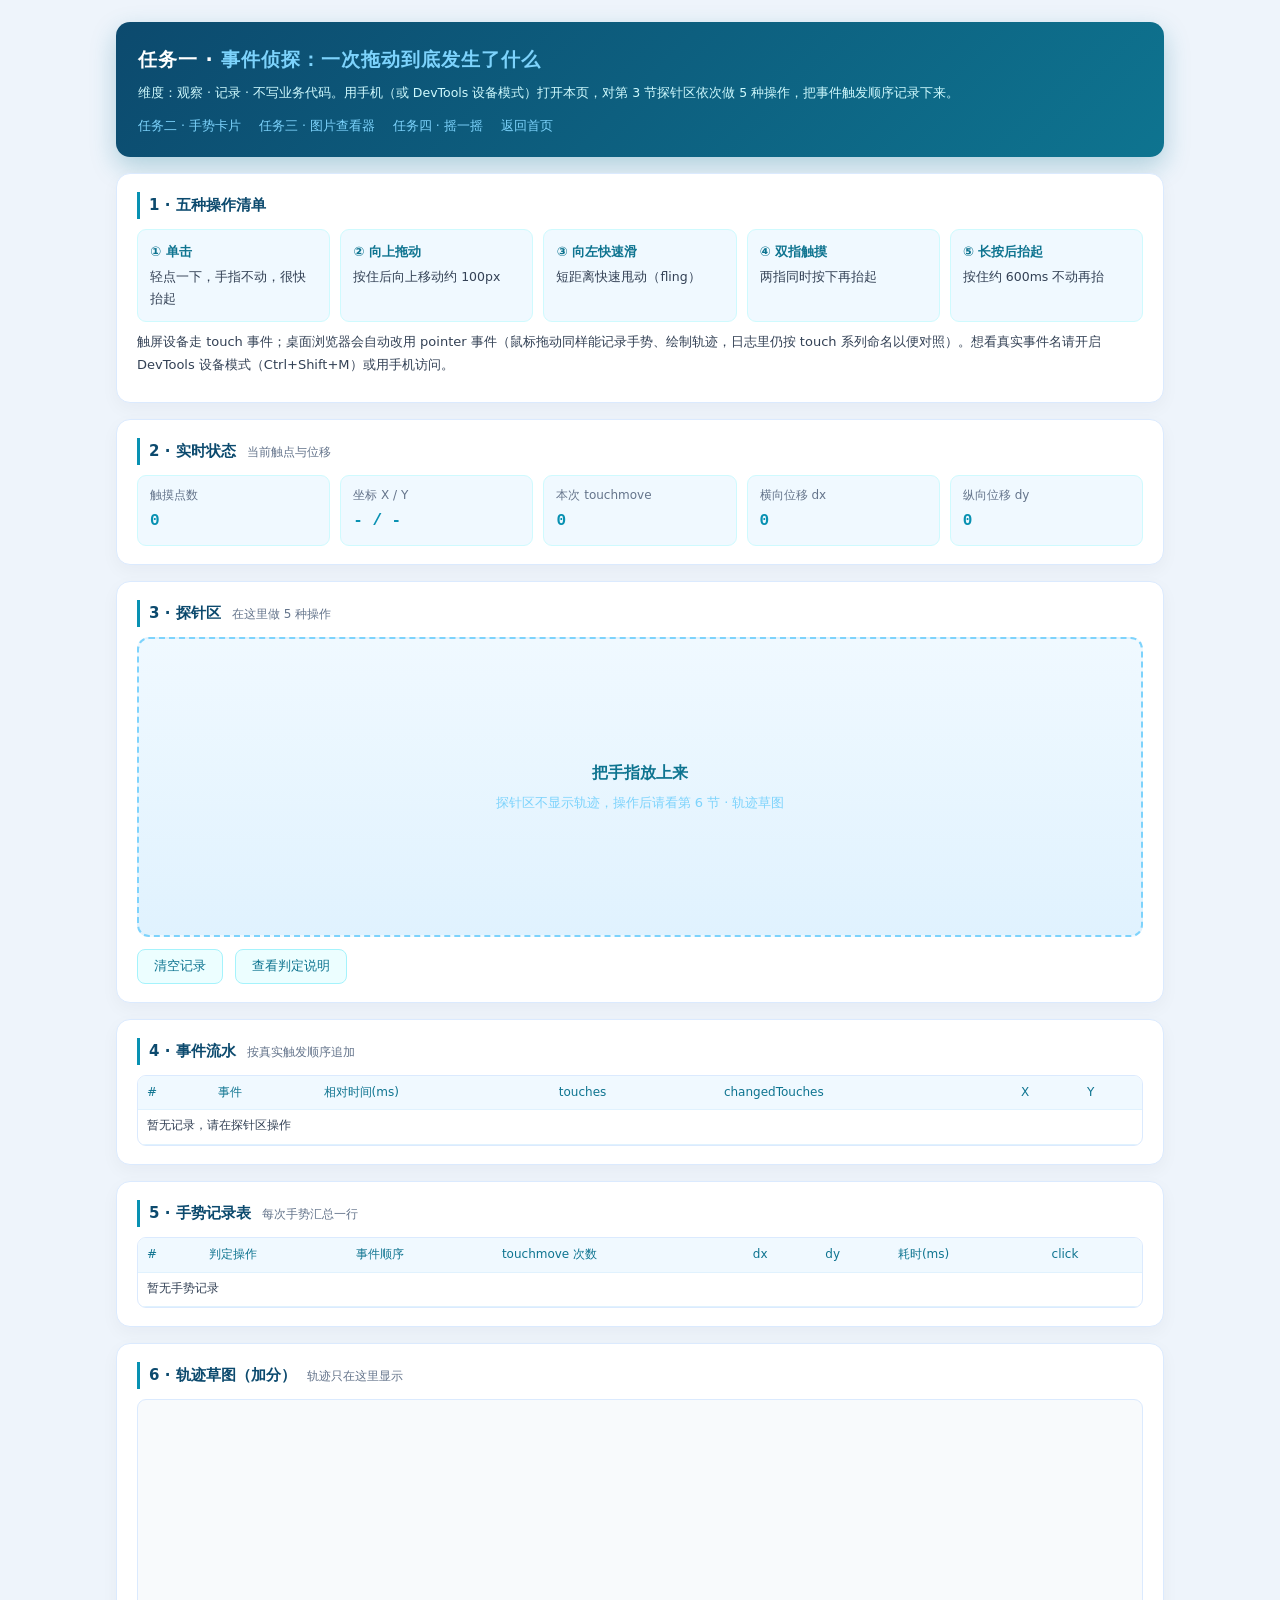
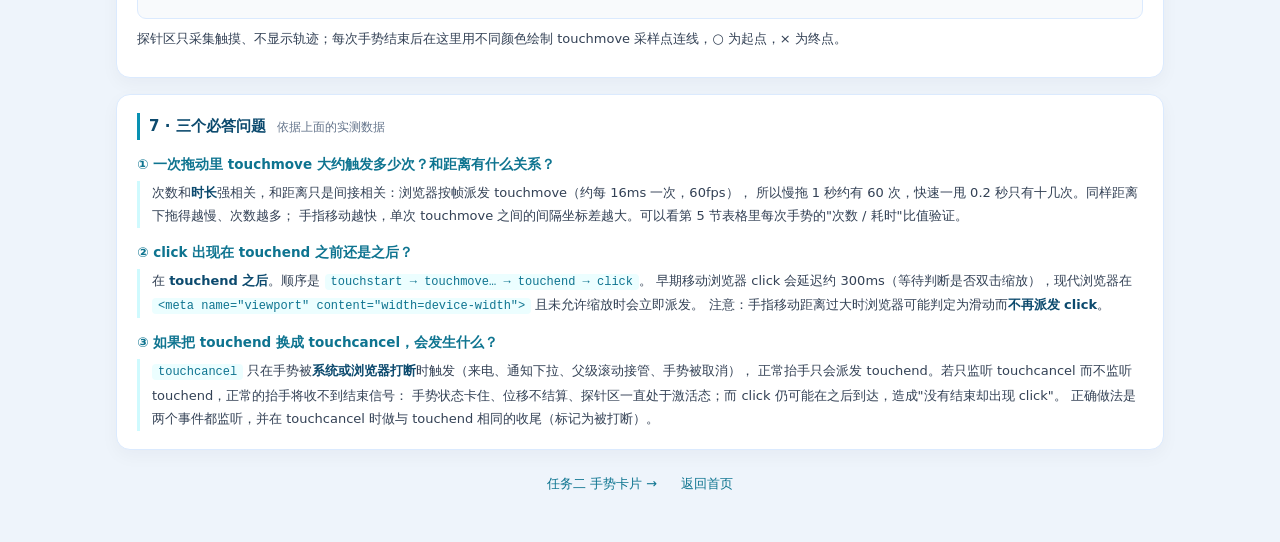
<file: 24001011029zhaoyuxin_mobile-detective.html>
<!--
  作者：赵雨欣
  学号：24001011029
  建立时间：2026-11-16 16:52:00
  使用模型：DeepSeek-V4.1-Flash
  功能名称及简介：任务一 · 事件侦探（观察·记录·不写业务代码）—— 提供一个触摸探针区，
    依次做 单击 / 向上拖动 / 向左快速滑 / 双指触摸 / 长按后抬起 5 种操作，
    实时按触发顺序记录 touchstart / touchmove / touchend / touchcancel / click，
    并自动汇总每次手势的事件序列、touchmove 次数、横纵向位移与耗时；
    下方用 canvas 绘制手指轨迹草图，页面末尾给出三个必答问题的结论。
    触屏设备走 touch 事件；桌面无触摸屏时自动改用 pointer 事件（鼠标拖动同样可记录）。
    命名前缀统一 zyx1029_。
-->
<!DOCTYPE html>
<html lang="zh-CN">
<head>
<meta charset="UTF-8">
<meta name="viewport" content="width=device-width, initial-scale=1.0, maximum-scale=1.0, user-scalable=no">
<title>任务一 · 事件侦探：一次拖动到底发生了什么</title>
<style>
  /* 全局重置与基础排版 */
  *{margin:0;padding:0;box-sizing:border-box}
  *{-webkit-tap-highlight-color:transparent}
  body{
    font-family:"Microsoft YaHei","PingFang SC",system-ui,sans-serif;
    background:#eef4fb;          /* 冷色底：浅青蓝，区别于参考页的暖橙色 */
    color:#0f1e35;
    line-height:1.8;
    font-size:14px;
  }
  .zyx1029_wrap{max-width:1080px;margin:0 auto;padding:22px 16px 50px}

  /* 头部：青蓝渐变，区别于参考页的米橙渐变 */
  .zyx1029_head{
    background:linear-gradient(135deg,#0c4a6e,#0e7490);
    border-radius:14px;padding:20px 22px;margin-bottom:16px;
    box-shadow:0 10px 26px rgba(14,116,144,.28);
  }
  .zyx1029_head h1{font-size:19px;letter-spacing:1px;margin-bottom:6px;color:#fff}
  .zyx1029_head h1 b{color:#7dd3fc}
  .zyx1029_head p{font-size:12.5px;color:#cffafe}
  .zyx1029_head .zyx1029_links{margin-top:10px;font-size:12.5px}
  .zyx1029_head .zyx1029_links a{color:#7dd3fc;text-decoration:none;margin-right:14px}
  .zyx1029_head .zyx1029_links a:hover{color:#fff}

  /* 通用卡片：白底 + 青色描边 */
  .zyx1029_sec{background:#fff;border:1px solid #dbeafe;border-radius:14px;padding:18px 20px;margin-bottom:16px;box-shadow:0 6px 18px rgba(15,30,53,.04)}
  .zyx1029_sec > h2{font-size:15px;color:#0c4a6e;margin-bottom:10px;padding-left:9px;border-left:3px solid #0891b2}
  .zyx1029_sec > h2 span{font-size:12px;color:#64748b;font-weight:normal;margin-left:6px}
  .zyx1029_sec p{font-size:13px;color:#334155;margin-bottom:8px}
  .zyx1029_sec p b{color:#0c4a6e}

  /* 操作清单 */
  .zyx1029_ops{display:grid;grid-template-columns:repeat(auto-fit,minmax(180px,1fr));gap:10px}
  .zyx1029_op{border:1px solid #cffafe;border-radius:9px;padding:10px 12px;background:#f0f9ff;font-size:12.5px;color:#334155}
  .zyx1029_op b{color:#0e7490;display:block;font-size:13px;margin-bottom:2px}

  /* 实时状态 */
  .zyx1029_state{display:flex;flex-wrap:wrap;gap:10px}
  .zyx1029_state div{flex:1 1 120px;background:#f0f9ff;border:1px solid #cffafe;border-radius:9px;padding:9px 12px;font-size:12px;color:#64748b}
  .zyx1029_state div b{display:block;color:#0891b2;font-size:16px;font-family:Consolas,monospace}

  /* 探针区：青色虚线边框，按下时变深青 */
  .zyx1029_probe{
    position:relative;height:300px;border:2px dashed #7dd3fc;border-radius:12px;
    background:linear-gradient(#f0f9ff,#e0f2fe);overflow:hidden;
    display:flex;align-items:center;justify-content:center;touch-action:none;
    -webkit-user-select:none;user-select:none;cursor:crosshair;
  }
  .zyx1029_probe.zyx1029_active{border-color:#0e7490;background:linear-gradient(#fff,#ccfbf1)}
  .zyx1029_probe .zyx1029_hint{text-align:center;color:#7dd3fc;font-size:13px;pointer-events:none}
  .zyx1029_probe .zyx1029_hint b{display:block;font-size:16px;color:#0e7490;margin-bottom:4px}
  .zyx1029_probe .zyx1029_trace{display:none}   /* 探针区不显示轨迹，统一在第 6 节 canvas 呈现 */
  .zyx1029_dot{
    position:absolute;width:24px;height:24px;margin:-12px 0 0 -12px;border-radius:50%;
    background:rgba(8,145,178,.85);box-shadow:0 0 14px rgba(8,145,178,.7);pointer-events:none;
  }

  /* 表格 */
  .zyx1029_scroll{max-height:300px;overflow:auto;border:1px solid #dbeafe;border-radius:9px}
  table.zyx1029_tb{width:100%;border-collapse:collapse;font-size:12px}
  table.zyx1029_tb th,table.zyx1029_tb td{border-bottom:1px solid #e0f2fe;padding:6px 9px;text-align:left;white-space:nowrap}
  table.zyx1029_tb th{background:#f0f9ff;color:#0e7490;position:sticky;top:0;font-weight:normal}
  table.zyx1029_tb td{color:#334155;font-family:Consolas,monospace}
  .zyx1029_ev_touchstart{color:#15803d!important}
  .zyx1029_ev_touchmove{color:#1d4ed8!important}
  .zyx1029_ev_touchend{color:#b45309!important}
  .zyx1029_ev_touchcancel{color:#b91c1c!important}
  .zyx1029_ev_click{color:#7c3aed!important}

  .zyx1029_empty{color:#94a3b8;font-size:12px;padding:14px;text-align:center}

  /* 轨迹画布 */
  .zyx1029_canvas{width:100%;height:220px;background:#f8fafc;border:1px solid #dbeafe;border-radius:9px;display:block}

  /* 问答 */
  .zyx1029_qa dt{font-size:13.5px;color:#0e7490;font-weight:bold;margin-top:12px}
  .zyx1029_qa dd{font-size:13px;color:#334155;border-left:3px solid #cffafe;padding-left:12px;margin-top:5px}
  .zyx1029_qa dd b{color:#0c4a6e}
  .zyx1029_qa dd code{background:#ecfeff;color:#0e7490;border-radius:4px;padding:1px 6px;font-family:Consolas,monospace;font-size:12px}

  .zyx1029_btn{display:inline-block;border:1px solid #a5f3fc;border-radius:8px;padding:8px 16px;font-size:12.5px;
    background:#ecfeff;color:#0e7490;cursor:pointer;margin-right:8px;font-family:inherit}
  .zyx1029_btn:hover{background:#cffafe;color:#155e75}
  .zyx1029_note{font-size:12px;color:#64748b;margin-top:8px}

  .zyx1029_back{text-align:center;margin-top:22px;font-size:13px}
  .zyx1029_back a{color:#0e7490;text-decoration:none;margin:0 10px}
  .zyx1029_back a:hover{color:#0c4a6e}

  @media (max-width:520px){
    .zyx1029_head h1{font-size:17px}
    .zyx1029_sec{padding:14px}
  }
</style>
</head>
<body>
<div class="zyx1029_wrap">

  <!-- 头部：标题与其它任务入口 -->
  <div class="zyx1029_head">
    <h1>任务一 · <b>事件侦探：一次拖动到底发生了什么</b></h1>
    <p>维度：观察 · 记录 · 不写业务代码。用手机（或 DevTools 设备模式）打开本页，对第 3 节探针区依次做 5 种操作，把事件触发顺序记录下来。</p>
    <div class="zyx1029_links">
      <a href="24001011029zhaoyuxin_mobile-gesture.html">任务二 · 手势卡片</a>
      <a href="24001011029zhaoyuxin_mobile-zoom.html">任务三 · 图片查看器</a>
      <a href="24001011029zhaoyuxin_mobile-sensor.html">任务四 · 摇一摇</a>
      <a href="index.html">返回首页</a>
    </div>
  </div>

  <!-- 第 1 节：5 种操作清单 -->
  <div class="zyx1029_sec">
    <h2>1 · 五种操作清单</h2>
    <div class="zyx1029_ops">
      <div class="zyx1029_op"><b>① 单击</b>轻点一下，手指不动，很快抬起</div>
      <div class="zyx1029_op"><b>② 向上拖动</b>按住后向上移动约 100px</div>
      <div class="zyx1029_op"><b>③ 向左快速滑</b>短距离快速甩动（fling）</div>
      <div class="zyx1029_op"><b>④ 双指触摸</b>两指同时按下再抬起</div>
      <div class="zyx1029_op"><b>⑤ 长按后抬起</b>按住约 600ms 不动再抬</div>
    </div>
    <p class="zyx1029_note">触屏设备走 touch 事件；桌面浏览器会自动改用 pointer 事件（鼠标拖动同样能记录手势、绘制轨迹，日志里仍按 touch 系列命名以便对照）。想看真实事件名请开启 DevTools 设备模式（Ctrl+Shift+M）或用手机访问。</p>
  </div>

  <!-- 第 2 节：实时状态 -->
  <div class="zyx1029_sec">
    <h2>2 · 实时状态 <span>当前触点与位移</span></h2>
    <div class="zyx1029_state">
      <div>触摸点数<b id="zyx1029PointNum">0</b></div>
      <div>坐标 X / Y<b id="zyx1029Pos">- / -</b></div>
      <div>本次 touchmove<b id="zyx1029MoveCount">0</b></div>
      <div>横向位移 dx<b id="zyx1029Dx">0</b></div>
      <div>纵向位移 dy<b id="zyx1029Dy">0</b></div>
    </div>
  </div>

  <!-- 第 3 节：探针区 -->
  <div class="zyx1029_sec">
    <h2>3 · 探针区 <span>在这里做 5 种操作</span></h2>
    <div class="zyx1029_probe" id="zyx1029Probe">
      <canvas class="zyx1029_trace" id="zyx1029Trace"></canvas>
      <div class="zyx1029_hint"><b>把手指放上来</b>探针区不显示轨迹，操作后请看第 6 节 · 轨迹草图</div>
    </div>
    <div style="margin-top:12px">
      <button class="zyx1029_btn" id="zyx1029Clear">清空记录</button>
      <button class="zyx1029_btn" id="zyx1029Demo">查看判定说明</button>
    </div>
  </div>

  <!-- 第 4 节：事件流水 -->
  <div class="zyx1029_sec">
    <h2>4 · 事件流水 <span>按真实触发顺序追加</span></h2>
    <div class="zyx1029_scroll">
      <table class="zyx1029_tb">
        <thead>
          <tr><th>#</th><th>事件</th><th>相对时间(ms)</th><th>touches</th><th>changedTouches</th><th>X</th><th>Y</th></tr>
        </thead>
        <tbody id="zyx1029LogBody">
          <tr><td colspan="7" class="zyx1029_empty">暂无记录，请在探针区操作</td></tr>
        </tbody>
      </table>
    </div>
  </div>

  <!-- 第 5 节：手势记录表 -->
  <div class="zyx1029_sec">
    <h2>5 · 手势记录表 <span>每次手势汇总一行</span></h2>
    <div class="zyx1029_scroll">
      <table class="zyx1029_tb">
        <thead>
          <tr><th>#</th><th>判定操作</th><th>事件顺序</th><th>touchmove 次数</th><th>dx</th><th>dy</th><th>耗时(ms)</th><th>click</th></tr>
        </thead>
        <tbody id="zyx1029GestureBody">
          <tr><td colspan="8" class="zyx1029_empty">暂无手势记录</td></tr>
        </tbody>
      </table>
    </div>
  </div>

  <!-- 第 6 节：轨迹草图 canvas -->
  <div class="zyx1029_sec">
    <h2>6 · 轨迹草图（加分） <span>轨迹只在这里显示</span></h2>
    <canvas class="zyx1029_canvas" id="zyx1029Canvas" width="1000" height="440"></canvas>
    <p class="zyx1029_note">探针区只采集触摸、不显示轨迹；每次手势结束后在这里用不同颜色绘制 touchmove 采样点连线，○ 为起点，× 为终点。</p>
  </div>

  <!-- 第 7 节：三个必答问题 -->
  <div class="zyx1029_sec">
    <h2>7 · 三个必答问题 <span>依据上面的实测数据</span></h2>
    <dl class="zyx1029_qa">
      <dt>① 一次拖动里 touchmove 大约触发多少次？和距离有什么关系？</dt>
      <dd>次数和<b>时长</b>强相关，和距离只是间接相关：浏览器按帧派发 touchmove（约每 16ms 一次，60fps），
        所以慢拖 1 秒约有 60 次，快速一甩 0.2 秒只有十几次。同样距离下拖得越慢、次数越多；
        手指移动越快，单次 touchmove 之间的间隔坐标差越大。可以看第 5 节表格里每次手势的"次数 / 耗时"比值验证。</dd>

      <dt>② click 出现在 touchend 之前还是之后？</dt>
      <dd>在 <b>touchend 之后</b>。顺序是 <code>touchstart → touchmove… → touchend → click</code>。
        早期移动浏览器 click 会延迟约 300ms（等待判断是否双击缩放），现代浏览器在
        <code>&lt;meta name="viewport" content="width=device-width"&gt;</code> 且未允许缩放时会立即派发。
        注意：手指移动距离过大时浏览器可能判定为滑动而<b>不再派发 click</b>。</dd>

      <dt>③ 如果把 touchend 换成 touchcancel，会发生什么？</dt>
      <dd><code>touchcancel</code> 只在手势被<b>系统或浏览器打断</b>时触发（来电、通知下拉、父级滚动接管、手势被取消），
        正常抬手只会派发 touchend。若只监听 touchcancel 而不监听 touchend，正常的抬手将收不到结束信号：
        手势状态卡住、位移不结算、探针区一直处于激活态；而 click 仍可能在之后到达，造成"没有结束却出现 click"。
        正确做法是两个事件都监听，并在 touchcancel 时做与 touchend 相同的收尾（标记为被打断）。</dd>
    </dl>
  </div>

  <div class="zyx1029_back">
    <a href="24001011029zhaoyuxin_mobile-gesture.html">任务二 手势卡片 →</a>
    <a href="index.html">返回首页</a>
  </div>
</div>

<script>
  /*
   * 作者：赵雨欣
   * 建立时间：2026-11-16 16:52
   * 使用模型：DeepSeek-V4.1-Flash
   * 功能名称及简介：任务一事件侦探的探针逻辑 —— 监听 touchstart / touchmove / touchend /
   *   touchcancel / click，按触发顺序写入事件流水表，并自动汇总每次手势的
   *   事件序列、touchmove 次数、位移、耗时与操作类型判定，同时在 canvas 上
   *   绘制手指轨迹。所有变量以 zyx1029_ 开头。
   */

  /* 探针区元素 */
  var zyx1029_probeEl = document.getElementById("zyx1029Probe");
  /* 事件流水表体 */
  var zyx1029_logBody = document.getElementById("zyx1029LogBody");
  /* 手势记录表体 */
  var zyx1029_gestureBody = document.getElementById("zyx1029GestureBody");
  /* 轨迹画布与其上下文 */
  var zyx1029_canvas = document.getElementById("zyx1029Canvas");
  var zyx1029_ctx = zyx1029_canvas.getContext("2d");
  /* 探针区内的实时轨迹层（当前不绘制，预留） */
  var zyx1029_trace = document.getElementById("zyx1029Trace");
  var zyx1029_traceCtx = zyx1029_trace.getContext("2d");

  /* 事件流水数组：每项 { name, t, touches, changed, x, y } */
  var zyx1029_events = [];
  /* 手势汇总数组：每项 { label, seq, moveCount, dx, dy, duration, hasClick, path } */
  var zyx1029_gestures = [];
  /* 当前进行中的手势对象，抬手后结算并 push 到 zyx1029_gestures */
  var zyx1029_current = null;
  /* 页面打开时刻，用于计算相对时间 */
  var zyx1029_startAt = Date.now();
  /* 轨迹配色轮换（青蓝系冷色，区别于参考页的暖色） */
  var zyx1029_colors = ["#0891b2", "#0d9488", "#2563eb", "#7c3aed", "#db2777", "#0f766e"];

  /**
   * 功能名称及简介：zyx1029_syncTraceSize —— 按探针区当前尺寸同步实时轨迹 canvas 的像素尺寸
   *   （乘以 devicePixelRatio），并把绘制坐标系整体缩放到 CSS 像素，保证高分屏上线条清晰不模糊。
   * 作者：赵雨欣  建立时间：2026-11-16  使用模型：DeepSeek-V4.1-Flash
   */
  function zyx1029_syncTraceSize() {
    var dpr = window.devicePixelRatio || 1;
    var w = zyx1029_probeEl.clientWidth;
    var h = zyx1029_probeEl.clientHeight;
    zyx1029_trace.width = Math.max(1, Math.round(w * dpr));
    zyx1029_trace.height = Math.max(1, Math.round(h * dpr));
    zyx1029_traceCtx.setTransform(dpr, 0, 0, dpr, 0, 0);
    zyx1029_traceCtx.lineWidth = 2.5;
    zyx1029_traceCtx.lineCap = "round";
    zyx1029_traceCtx.lineJoin = "round";
  }

  /**
   * 功能名称及简介：zyx1029_relPoint —— 把视口坐标换算成探针区内部坐标，并带上探针当时的宽高。
   *   轨迹必须存"相对探针"的坐标：页面滚动后探针区的视口位置会变，直接用 clientY 画会导致轨迹跑到画布外。
   * 作者：赵雨欣  建立时间：2026-11-16  使用模型：DeepSeek-V4.1-Flash
   */
  function zyx1029_relPoint(cx, cy) {
    var r = zyx1029_probeEl.getBoundingClientRect();
    return { x: cx - r.left, y: cy - r.top, probeW: r.width, probeH: r.height };
  }

  /**
   * 功能名称及简介：zyx1029_now —— 返回相对页面打开时刻的毫秒数，用于事件流水里的相对时间列。
   * 作者：赵雨欣  建立时间：2026-11-16  使用模型：DeepSeek-V4.1-Flash
   */
  function zyx1029_now() {
    return Date.now() - zyx1029_startAt;
  }

  /**
   * 功能名称及简介：zyx1029_firstTouch —— 从事件对象里取出第一个触点（优先 changedTouches，其次 touches），
   *   拿不到时返回 null，避免桌面环境无触点时读取 undefined 报错。
   * 作者：赵雨欣  建立时间：2026-11-16  使用模型：DeepSeek-V4.1-Flash
   */
  function zyx1029_firstTouch(e) {
    var list = (e.changedTouches && e.changedTouches.length) ? e.changedTouches : e.touches;
    return (list && list.length) ? list[0] : null;
  }

  /**
   * 功能名称及简介：zyx1029_logEvent —— 记录一次原生事件：写入 zyx1029_events 并在事件流水表追加一行
   *   （含事件名、相对时间、touches / changedTouches 数量、触点坐标）。同时把事件名加入当前手势的序列串。
   * 作者：赵雨欣  建立时间：2026-11-16  使用模型：DeepSeek-V4.1-Flash
   */
  function zyx1029_logEvent(name, e) {
    var touch = zyx1029_firstTouch(e);
    var t = zyx1029_now();
    var row = {
      name: name,
      t: t,
      touches: e.touches ? e.touches.length : 0,
      changed: e.changedTouches ? e.changedTouches.length : 0,
      x: touch ? Math.round(touch.clientX) : "-",
      y: touch ? Math.round(touch.clientY) : "-"
    };
    zyx1029_events.push(row);

    // 手势事件顺序串：touchmove 连续多次折叠成 touchmove×N
    if (zyx1029_current) {
      if (name === "touchmove") {
        zyx1029_current.moveCount++;
      } else {
        zyx1029_current.seq.push(name);
      }
    }

    if (zyx1029_events.length === 1) {
      zyx1029_logBody.innerHTML = "";
    }
    var tr = document.createElement("tr");
    tr.innerHTML = '<td>' + zyx1029_events.length + '</td>'
      + '<td class="zyx1029_ev_' + name + '">' + name + '</td>'
      + '<td>' + t + '</td>'
      + '<td>' + row.touches + '</td>'
      + '<td>' + row.changed + '</td>'
      + '<td>' + row.x + '</td>'
      + '<td>' + row.y + '</td>';
    zyx1029_logBody.appendChild(tr);
    zyx1029_logBody.parentElement.parentElement.scrollTop = 1e6;
  }

  /**
   * 功能名称及简介：zyx1029_updateState —— 刷新第 2 节实时状态面板：触点数量、当前探针内坐标、
   *   本次 touchmove 次数、相对起点的横向 dx 与纵向 dy。
   * 作者：赵雨欣  建立时间：2026-11-16  使用模型：DeepSeek-V4.1-Flash
   */
  function zyx1029_updateState(pointNum, x, y) {
    document.getElementById("zyx1029PointNum").textContent = pointNum;
    if (zyx1029_current && typeof x === "number") {
      document.getElementById("zyx1029Pos").textContent = Math.round(x) + " / " + Math.round(y);
      document.getElementById("zyx1029MoveCount").textContent = zyx1029_current.moveCount;
      document.getElementById("zyx1029Dx").textContent = Math.round(x - zyx1029_current.startX);
      document.getElementById("zyx1029Dy").textContent = Math.round(y - zyx1029_current.startY);
    }
  }

  /**
   * 功能名称及简介：zyx1029_labelGesture —— 依据起点到终点的位移、耗时与触点数，把一次手势判定为
   *   双指触摸 / 向左快速滑 / 向上拖动 / 长按后抬起 / 单击 / 其他拖动。
   * 作者：赵雨欣  建立时间：2026-11-16  使用模型：DeepSeek-V4.1-Flash
   */
  function zyx1029_labelGesture(g) {
    var dx = g.dx, dy = g.dy;
    var dist = Math.sqrt(dx * dx + dy * dy);
    var speed = g.duration > 0 ? dist / g.duration : 0;

    if (g.maxTouches >= 2) return "④ 双指触摸";
    if (dist > 30 && Math.abs(dx) >= Math.abs(dy)) {
      return dx < 0
        ? (speed > 0.5 ? "③ 向左快速滑" : "向左拖动")
        : (speed > 0.5 ? "向右快速滑" : "向右拖动");
    }
    if (dist > 30 && dy < 0) return "② 向上拖动";
    if (dist > 30) return "向下拖动";
    if (g.duration >= 400) return "⑤ 长按后抬起";
    return "① 单击";
  }

  /**
   * 功能名称及简介：zyx1029_finishGesture —— 手势结束时结算：算位移、耗时、判定类型，写入手势记录表并绘制轨迹。
   *   由 touchend / touchcancel 调用；带 cancelled 标记区分是被打断还是正常抬手。
   * 作者：赵雨欣  建立时间：2026-11-16  使用模型：DeepSeek-V4.1-Flash
   */
  function zyx1029_finishGesture(cancelled) {
    if (!zyx1029_current) return;
    var g = zyx1029_current;
    zyx1029_current = null;

    g.dx = g.endX - g.startX;
    g.dy = g.endY - g.startY;
    g.duration = g.endAt - g.startAt;
    g.label = zyx1029_labelGesture(g) + (cancelled ? "（被 touchcancel 打断）" : "");
    zyx1029_gestures.push(g);

    if (zyx1029_gestures.length === 1) {
      zyx1029_gestureBody.innerHTML = "";
    }
    var seq = g.seq.join(" → ") + (g.moveCount ? " → touchmove×" + g.moveCount : "");
    var tr = document.createElement("tr");
    tr.innerHTML = '<td>' + zyx1029_gestures.length + '</td>'
      + '<td>' + g.label + '</td>'
      + '<td>' + seq + '</td>'
      + '<td>' + g.moveCount + '</td>'
      + '<td>' + Math.round(g.dx) + '</td>'
      + '<td>' + Math.round(g.dy) + '</td>'
      + '<td>' + g.duration + '</td>'
      + '<td>' + (g.hasClick ? "有（在 touchend 之后）" : "无") + '</td>';
    zyx1029_gestureBody.appendChild(tr);

    zyx1029_drawPath(g);
    zyx1029_probeEl.classList.remove("zyx1029_active");
    var dot = zyx1029_probeEl.querySelector(".zyx1029_dot");
    if (dot) dot.remove();
  }

  /**
   * 功能名称及简介：zyx1029_drawPath —— 在 canvas 上绘制一次手势的轨迹：touchmove 采样点连成折线，
   *   ○ 标起点、× 标终点，每次手势换一种颜色。
   * 作者：赵雨欣  建立时间：2026-11-16  使用模型：DeepSeek-V4.1-Flash
   */
  function zyx1029_drawPath(g) {
    var s = Math.min(zyx1029_canvas.width / (g.probeW || 1), zyx1029_canvas.height / (g.probeH || 1));
    var offX = (zyx1029_canvas.width - (g.probeW || 0) * s) / 2;
    var offY = (zyx1029_canvas.height - (g.probeH || 0) * s) / 2;
    var color = g.color || zyx1029_colors[0];

    zyx1029_ctx.strokeStyle = color;
    zyx1029_ctx.lineWidth = 2 * s;
    zyx1029_ctx.lineCap = "round";
    zyx1029_ctx.lineJoin = "round";
    zyx1029_ctx.beginPath();
    for (var i = 0; i < g.path.length; i++) {
      var p = g.path[i];
      var x = offX + p.x * s;
      var y = offY + p.y * s;
      if (i === 0) zyx1029_ctx.moveTo(x, y);
      else zyx1029_ctx.lineTo(x, y);
    }
    zyx1029_ctx.stroke();

    // 起点 ○
    if (g.path.length) {
      var s0 = g.path[0];
      zyx1029_ctx.beginPath();
      zyx1029_ctx.arc(offX + s0.x * s, offY + s0.y * s, 6 * s, 0, Math.PI * 2);
      zyx1029_ctx.stroke();

      // 终点 ×
      var l = g.path[g.path.length - 1];
      var lx = offX + l.x * s;
      var ly = offY + l.y * s;
      zyx1029_ctx.beginPath();
      zyx1029_ctx.moveTo(lx - 6 * s, ly - 6 * s);
      zyx1029_ctx.lineTo(lx + 6 * s, ly + 6 * s);
      zyx1029_ctx.moveTo(lx + 6 * s, ly - 6 * s);
      zyx1029_ctx.lineTo(lx - 6 * s, ly + 6 * s);
      zyx1029_ctx.stroke();
    }
  }

  /**
   * 功能名称及简介：zyx1029_onTouchStart —— 手指按下：创建当前手势对象（记录起点坐标、时间、触点数、路径），
   *   给探针区加高亮，并准备一个跟随手指的光点。
   * 作者：赵雨欣  建立时间：2026-11-16  使用模型：DeepSeek-V4.1-Flash
   */
  function zyx1029_onTouchStart(e) {
    var t = zyx1029_firstTouch(e);
    if (!t) return;
    var p = zyx1029_relPoint(t.clientX, t.clientY);
    zyx1029_syncTraceSize();
    zyx1029_current = {
      startX: p.x, startY: p.y, endX: p.x, endY: p.y,
      startAt: Date.now(), endAt: Date.now(),
      moveCount: 0, maxTouches: e.touches.length,
      seq: ["touchstart"], hasClick: false,
      color: zyx1029_colors[zyx1029_gestures.length % zyx1029_colors.length],
      probeW: p.probeW, probeH: p.probeH,
      path: [{ x: p.x, y: p.y }]
    };
    zyx1029_probeEl.classList.add("zyx1029_active");
    zyx1029_logEvent("touchstart", e);
    zyx1029_updateState(e.touches.length, p.x, p.y);
  }

  /**
   * 功能名称及简介：zyx1029_onTouchMove —— 手指移动：更新终点坐标与路径采样点，刷新实时位移；
   *   光点跟随手指位置。这里不阻止默认行为，是为了观察页面是否跟着滚动。
   * 作者：赵雨欣  建立时间：2026-11-16  使用模型：DeepSeek-V4.1-Flash
   */
  function zyx1029_onTouchMove(e) {
    var t = zyx1029_firstTouch(e);
    if (!t) return;
    var p = zyx1029_relPoint(t.clientX, t.clientY);
    if (zyx1029_current) {
      zyx1029_current.endX = p.x;
      zyx1029_current.endY = p.y;
      zyx1029_current.endAt = Date.now();
      if (e.touches.length > zyx1029_current.maxTouches) {
        zyx1029_current.maxTouches = e.touches.length;
      }
      zyx1029_current.path.push({ x: p.x, y: p.y });
      // 探针区不显示实时轨迹，轨迹只在第 6 节 canvas 上绘制
    }
    zyx1029_logEvent("touchmove", e);

    // 光点跟随
    var dot = zyx1029_probeEl.querySelector(".zyx1029_dot");
    if (!dot) {
      dot = document.createElement("div");
      dot.className = "zyx1029_dot";
      zyx1029_probeEl.appendChild(dot);
    }
    dot.style.left = p.x + "px";
    dot.style.top = p.y + "px";

    zyx1029_updateState(e.touches.length, p.x, p.y);
  }

  /**
   * 功能名称及简介：zyx1029_onTouchEnd —— 正常抬手：记录事件后结算当前手势。click 通常在此之后到达，
   *   由 zyx1029_onClick 把 hasClick 补到最近一条手势记录上。
   * 作者：赵雨欣  建立时间：2026-11-16  使用模型：DeepSeek-V4.1-Flash
   */
  function zyx1029_onTouchEnd(e) {
    var t = zyx1029_firstTouch(e);
    if (t && zyx1029_current) {
      var p = zyx1029_relPoint(t.clientX, t.clientY);
      zyx1029_current.endX = p.x;
      zyx1029_current.endY = p.y;
      zyx1029_current.endAt = Date.now();
    }
    zyx1029_logEvent("touchend", e);
    zyx1029_finishGesture(false);
  }

  /**
   * 功能名称及简介：zyx1029_onTouchCancel —— 手势被打断：记录 touchcancel 后同样结算，
   *   并在记录里注明"被 touchcancel 打断"，与 touchend 的处理保持一致，避免状态卡住。
   * 作者：赵雨欣  建立时间：2026-11-16  使用模型：DeepSeek-V4.1-Flash
   */
  function zyx1029_onTouchCancel(e) {
    zyx1029_logEvent("touchcancel", e);
    zyx1029_finishGesture(true);
  }

  /**
   * 功能名称及简介：zyx1029_onClick —— 点击：记录 click 事件，并把它标记到最近一次手势记录上，
   *   用来验证"click 出现在 touchend 之后"。
   * 作者：赵雨欣  建立时间：2026-11-16  使用模型：DeepSeek-V4.1-Flash
   */
  function zyx1029_onClick(e) {
    zyx1029_logEvent("click", e);
    var last = zyx1029_gestures[zyx1029_gestures.length - 1];
    if (last && !last.hasClick) {
      last.hasClick = true;
      var rows = zyx1029_gestureBody.querySelectorAll("tr");
      var row = rows[rows.length - 1];
      if (row && row.cells.length >= 8) {
        row.cells[7].textContent = "有（在 touchend 之后）";
      }
    }
  }

  /**
   * 功能名称及简介：zyx1029_clearAll —— 清空事件流水、手势记录、轨迹画布与实时状态，回到初始界面。
   * 作者：赵雨欣  建立时间：2026-11-16  使用模型：DeepSeek-V4.1-Flash
   */
  function zyx1029_clearAll() {
    zyx1029_events = [];
    zyx1029_gestures = [];
    zyx1029_current = null;
    zyx1029_logBody.innerHTML = '<tr><td colspan="7" class="zyx1029_empty">暂无记录，请在探针区操作</td></tr>';
    zyx1029_gestureBody.innerHTML = '<tr><td colspan="8" class="zyx1029_empty">暂无手势记录</td></tr>';
    zyx1029_ctx.clearRect(0, 0, zyx1029_canvas.width, zyx1029_canvas.height);
    zyx1029_traceCtx.clearRect(0, 0, zyx1029_trace.clientWidth, zyx1029_trace.clientHeight);
    document.getElementById("zyx1029PointNum").textContent = "0";
    document.getElementById("zyx1029Pos").textContent = "- / -";
    document.getElementById("zyx1029MoveCount").textContent = "0";
    document.getElementById("zyx1029Dx").textContent = "0";
    document.getElementById("zyx1029Dy").textContent = "0";
  }

  /**
   * 功能名称及简介：zyx1029_onPointerDown —— 桌面鼠标兜底（没有触摸屏时使用）：把 pointerdown 当作按下，
   *   用一个只有一个触点的"伪事件对象"复用触摸逻辑，从而在电脑上也能记录事件与绘制轨迹。
   * 作者：赵雨欣  建立时间：2026-11-16  使用模型：DeepSeek-V4.1-Flash
   */
  function zyx1029_onPointerDown(e) {
    zyx1029_probeEl.setPointerCapture(e.pointerId);
    zyx1029_onTouchStart({
      touches: [{ clientX: e.clientX, clientY: e.clientY }],
      changedTouches: [{ clientX: e.clientX, clientY: e.clientY }]
    });
  }

  /**
   * 功能名称及简介：zyx1029_onPointerMove —— 桌面鼠标拖动：仅在按下状态（buttons 含左键）时转发为移动事件，
   *   复用触摸的路径采样与实时绘制。
   * 作者：赵雨欣  建立时间：2026-11-16  使用模型：DeepSeek-V4.1-Flash
   */
  function zyx1029_onPointerMove(e) {
    if (!zyx1029_current) return;
    zyx1029_onTouchMove({
      touches: [{ clientX: e.clientX, clientY: e.clientY }],
      changedTouches: [{ clientX: e.clientX, clientY: e.clientY }]
    });
  }

  /**
   * 功能名称及简介：zyx1029_onPointerUp —— 桌面鼠标抬起：转发为 touchend 完成结算；
   *   指针离开/取消时按 touchcancel 处理。
   * 作者：赵雨欣  建立时间：2026-11-16  使用模型：DeepSeek-V4.1-Flash
   */
  function zyx1029_onPointerUp(e) {
    if (!zyx1029_current) return;
    zyx1029_onTouchEnd({
      touches: [],
      changedTouches: [{ clientX: e.clientX, clientY: e.clientY }]
    });
  }

  /**
   * 功能名称及简介：zyx1029_bindEvents —— 绑定事件。触屏设备走 touchstart / touchmove / touchend /
   *   touchcancel / click；没有触摸能力的桌面环境改走 pointerdown / pointermove / pointerup，
   *   保证在电脑上也能记录手势并看到轨迹草图。窗口尺寸变化时同步轨迹画布。
   * 作者：赵雨欣  建立时间：2026-11-16  使用模型：DeepSeek-V4.1-Flash
   */
  function zyx1029_bindEvents() {
    var hasTouch = ("ontouchstart" in window) || navigator.maxTouchPoints > 0;

    if (hasTouch) {
      zyx1029_probeEl.addEventListener("touchstart", zyx1029_onTouchStart, { passive: true });
      zyx1029_probeEl.addEventListener("touchmove", zyx1029_onTouchMove, { passive: false });
      zyx1029_probeEl.addEventListener("touchend", zyx1029_onTouchEnd, { passive: true });
      zyx1029_probeEl.addEventListener("touchcancel", zyx1029_onTouchCancel, { passive: true });
    } else {
      zyx1029_probeEl.addEventListener("pointerdown", zyx1029_onPointerDown);
      zyx1029_probeEl.addEventListener("pointermove", zyx1029_onPointerMove);
      zyx1029_probeEl.addEventListener("pointerup", zyx1029_onPointerUp);
      zyx1029_probeEl.addEventListener("pointercancel", zyx1029_onPointerUp);
    }

    zyx1029_probeEl.addEventListener("click", zyx1029_onClick);
    document.getElementById("zyx1029Clear").addEventListener("click", zyx1029_clearAll);
    document.getElementById("zyx1029Demo").addEventListener("click", function () {
      alert("判定规则：\n双指 → ④ 双指触摸；水平位移为主且速度>0.5px/ms → ③ 快速滑；\n纵向位移>30px 且向上 → ② 向上拖动；位移<30px 且耗时≥400ms → ⑤ 长按；\n其余小位移 → ① 单击。");
    });

    window.addEventListener("resize", zyx1029_syncTraceSize);
    zyx1029_syncTraceSize();
  }

  zyx1029_bindEvents();
</script>
</body>
</html>
</file>
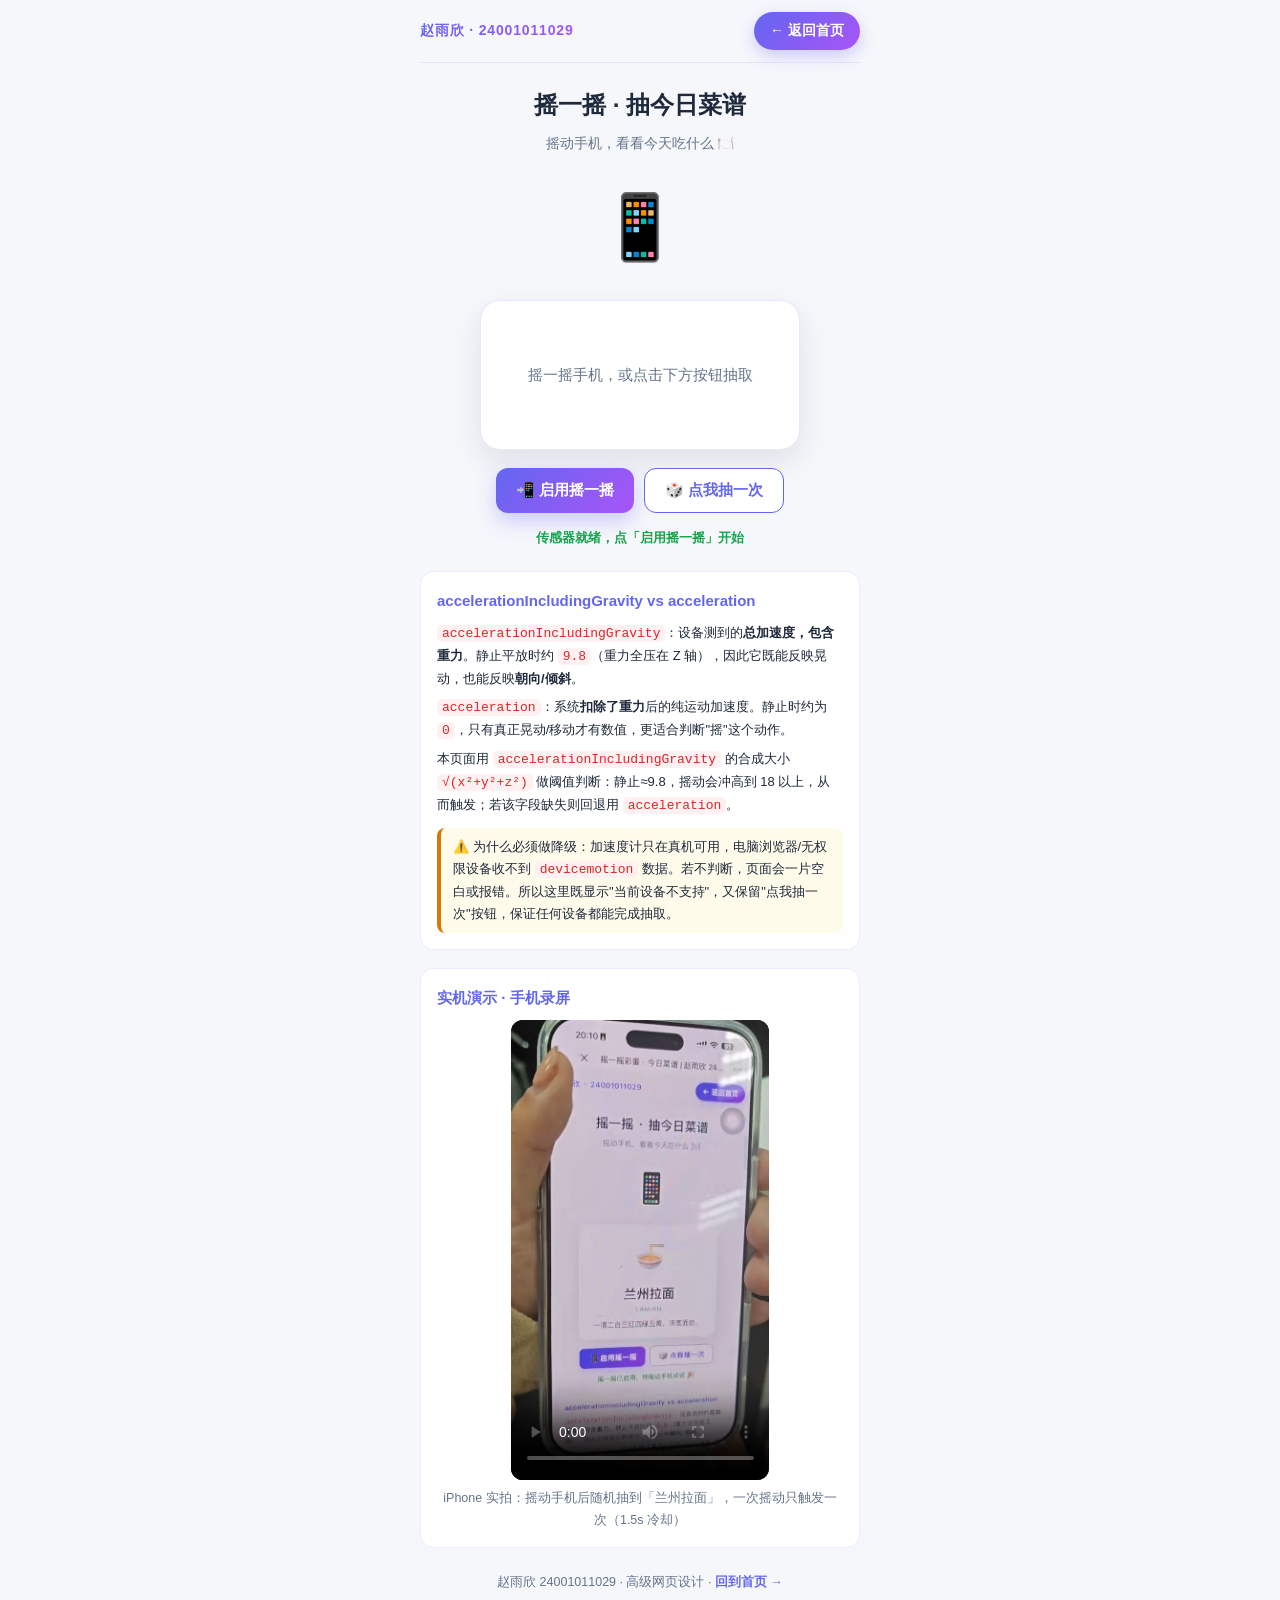
<file: 24001011029zhaoyuxin_mobile-sensor.html>
<!--
  作者：赵雨欣
  学号：24001011029
  建立时间：2026-11-16 14:20:00
  使用模型：Qwen3.8-Flash
  功能名称及简介：任务四·摇一摇彩蛋 —— 监听 devicemotion，用 accelerationIncludingGravity 合成加速度，
    超过阈值(约18)判定为"摇动"并随机抽出一道今日菜谱，触发后进入 1.5s 冷却（验收①一次摇动只触发一次）。
    无加速度传感器的设备显示"当前设备不支持"并提供"点我抽一次"按钮降级（验收②不报错不白屏）；
    iOS 通过按钮触发 DeviceMotionEvent.requestPermission() 申请权限（验收③）；
    页面附 accelerationIncludingGravity 与 acceleration 的区别说明（验收④）。命名前缀统一 zyx1029_。
-->
<!DOCTYPE html>
<html lang="zh-CN">
<head>
  <meta charset="UTF-8">
  <meta name="viewport" content="width=device-width, initial-scale=1.0, maximum-scale=1.0, user-scalable=no">
  <title>摇一摇彩蛋 · 今日菜谱 | 赵雨欣 24001011029</title>
  <style>
    :root {
      --zyx1029_ink: #1e293b; --zyx1029_muted: #64748b; --zyx1029_paper: #f6f7fb;
      --zyx1029_accent: #6366f1; --zyx1029_accent2: #a855f7; --zyx1029_pink: #ec4899;
    }
    * { box-sizing: border-box; margin: 0; padding: 0; }
    * { -webkit-tap-highlight-color: transparent; }
    body {
      color: var(--zyx1029_ink); background: var(--zyx1029_paper);
      font-family: "Microsoft YaHei", "PingFang SC", -apple-system, sans-serif;
      line-height: 1.7; -webkit-text-size-adjust: 100%; min-height: 100vh;
    }
    a { color: inherit; text-decoration: none; }
    .zyx1029_shell { width: min(440px, 100% - 24px); margin: 0 auto; padding-bottom: 40px; }

    .zyx1029_topbar {
      position: sticky; top: 0; z-index: 20; display: flex; align-items: center; justify-content: space-between;
      padding: 12px 0; background: rgba(246,247,251,.86);
      backdrop-filter: blur(10px); -webkit-backdrop-filter: blur(10px);
      border-bottom: 1px solid rgba(99,102,241,.12); font-size: 14px;
    }
    .zyx1029_sig { font-weight: 700; letter-spacing: .06em;
      background: linear-gradient(135deg, var(--zyx1029_accent), var(--zyx1029_accent2));
      -webkit-background-clip: text; -webkit-text-fill-color: transparent; }
    .zyx1029_home { padding: 7px 16px; border-radius: 999px; color: #fff; font-weight: 700;
      background: linear-gradient(135deg, var(--zyx1029_accent), var(--zyx1029_accent2));
      box-shadow: 0 6px 16px rgba(99,102,241,.3); transition: transform .2s ease; }
    .zyx1029_home:active { transform: scale(.94); }

    .zyx1029_hero { text-align: center; margin: 22px 0 8px; }
    .zyx1029_hero h1 { font-size: 24px; }
    .zyx1029_hero p { font-size: 14px; color: var(--zyx1029_muted); margin-top: 6px; }

    /* 摇动提示图标 */
    .zyx1029_phone { font-size: 64px; margin: 18px auto 6px; width: fit-content; }
    .zyx1029_phone.zyx1029_shaking { animation: zyx1029_wob .4s ease; }
    @keyframes zyx1029_wob {
      0%,100% { transform: rotate(0); }
      20% { transform: rotate(-16deg); } 40% { transform: rotate(14deg); }
      60% { transform: rotate(-10deg); } 80% { transform: rotate(8deg); }
    }

    /* 结果卡片 */
    .zyx1029_result {
      margin: 18px auto; width: min(320px, 92%); min-height: 150px; border-radius: 20px;
      background: #fff; border: 1px solid rgba(99,102,241,.14);
      box-shadow: 0 12px 30px rgba(30,41,59,.1); display: grid; place-items: center;
      padding: 20px; text-align: center; color: var(--zyx1029_muted); font-size: 15px;
    }
    .zyx1029_dish { display: none; }
    .zyx1029_dish.show { display: block; animation: zyx1029_pop .45s cubic-bezier(.2,1.4,.4,1); }
    @keyframes zyx1029_pop { 0% { transform: scale(.4); opacity: 0; } 100% { transform: scale(1); opacity: 1; } }
    .zyx1029_dish .zyx1029_dishmedia { display: grid; place-items: center; }
    .zyx1029_dish .zyx1029_dishimg { width: 120px; height: 120px; object-fit: cover; border-radius: 16px; box-shadow: 0 6px 16px rgba(30,41,59,.18); }
    .zyx1029_dish .zyx1029_emoji { font-size: 56px; }
    .zyx1029_dish .zyx1029_name { font-size: 26px; font-weight: 800; margin-top: 6px; color: var(--zyx1029_ink); }
    .zyx1029_dish .zyx1029_en { font-size: 12px; letter-spacing: .12em; color: var(--zyx1029_muted); }
    .zyx1029_dish .zyx1029_desc { font-size: 14px; margin-top: 10px; color: var(--zyx1029_ink); line-height: 1.7; }

    /* 按钮与状态 */
    .zyx1029_actions { display: flex; gap: 10px; justify-content: center; flex-wrap: wrap; margin-top: 8px; }
    .zyx1029_btn { border: none; border-radius: 12px; padding: 12px 20px; font-size: 15px; font-weight: 700; cursor: pointer;
      background: linear-gradient(135deg, var(--zyx1029_accent), var(--zyx1029_accent2)); color: #fff;
      box-shadow: 0 8px 20px rgba(99,102,241,.3); }
    .zyx1029_btn.ghost { background: #fff; color: var(--zyx1029_accent); border: 1px solid var(--zyx1029_accent); box-shadow: none; }
    .zyx1029_btn:active { transform: scale(.95); }
    .zyx1029_status { text-align: center; font-size: 13px; margin-top: 14px; color: var(--zyx1029_muted); }
    .zyx1029_status .ok { color: #16a34a; font-weight: 700; }
    .zyx1029_status .warn { color: #d97706; font-weight: 700; }
    .zyx1029_status .bad { color: #dc2626; font-weight: 700; }

    /* 说明卡 */
    .zyx1029_note { margin-top: 22px; background: #fff; border: 1px solid rgba(99,102,241,.12);
      border-radius: 14px; padding: 16px; font-size: 13px; color: var(--zyx1029_ink); }
    .zyx1029_note h2 { font-size: 15px; margin-bottom: 8px; color: var(--zyx1029_accent); }
    .zyx1029_note p { margin: 6px 0; }
    .zyx1029_note code { color: #dc2626; background: #fff1f2; padding: 1px 5px; border-radius: 5px; }
    .zyx1029_note .zyx1029_tip { background: #fffbeb; border-left: 4px solid #d97706; border-radius: 8px; padding: 8px 12px; margin-top: 10px; }

    /* 实机演示视频区块：竖向录屏限高居中，与说明卡同风格 */
    .zyx1029_demo { margin-top: 18px; background: #fff; border: 1px solid rgba(99,102,241,.12);
      border-radius: 14px; padding: 16px; }
    .zyx1029_demo h2 { font-size: 15px; margin-bottom: 10px; color: var(--zyx1029_accent); }
    .zyx1029_demo video { display: block; height: min(460px, 62vh); max-width: 100%; margin: 0 auto;
      border-radius: 12px; background: #000; }
    .zyx1029_demo p { font-size: 12.5px; color: var(--zyx1029_muted); margin-top: 8px; text-align: center; }

    .zyx1029_footer { text-align: center; margin-top: 24px; font-size: 12.5px; color: var(--zyx1029_muted); }
    .zyx1029_footer a { color: var(--zyx1029_accent); font-weight: 700; }
  </style>
</head>
<body>
  <div class="zyx1029_shell">

    <!-- 返回首页链接（项目规则 3） -->
    <header class="zyx1029_topbar">
      <span class="zyx1029_sig">赵雨欣 · 24001011029</span>
      <a class="zyx1029_home" href="index.html">← 返回首页</a>
    </header>

    <div class="zyx1029_hero">
      <h1>摇一摇 · 抽今日菜谱</h1>
      <p>摇动手机，看看今天吃什么 🍽️</p>
    </div>

    <div class="zyx1029_phone" id="zyx1029Phone">📱</div>

    <!-- 抽取结果 -->
    <div class="zyx1029_result" id="zyx1029Result">
      <span id="zyx1029Placeholder">摇一摇手机，或点击下方按钮抽取</span>
      <div class="zyx1029_dish" id="zyx1029Dish">
        <div class="zyx1029_dishmedia">
          <img class="zyx1029_dishimg" id="zyx1029DishImg" alt="" style="display:none">
          <div class="zyx1029_emoji" id="zyx1029DishEmoji">🍜</div>
        </div>
        <div class="zyx1029_name" id="zyx1029DishName">—</div>
        <div class="zyx1029_en" id="zyx1029DishEn"></div>
        <div class="zyx1029_desc" id="zyx1029DishDesc"></div>
      </div>
    </div>

    <div class="zyx1029_actions">
      <button class="zyx1029_btn" id="zyx1029EnableBtn" onclick="zyx1029_enable()">📲 启用摇一摇</button>
      <button class="zyx1029_btn ghost" id="zyx1029DrawBtn" onclick="zyx1029_draw()">🎲 点我抽一次</button>
    </div>
    <p class="zyx1029_status" id="zyx1029Status">正在检测传感器……</p>

    <!-- 验收④：两个属性的区别说明 -->
    <div class="zyx1029_note">
      <h2>accelerationIncludingGravity vs acceleration</h2>
      <p><code>accelerationIncludingGravity</code>：设备测到的<b>总加速度，包含重力</b>。静止平放时约 <code>9.8</code>（重力全压在 Z 轴），因此它既能反映晃动，也能反映<b>朝向/倾斜</b>。</p>
      <p><code>acceleration</code>：系统<b>扣除了重力</b>后的纯运动加速度。静止时约为 <code>0</code>，只有真正晃动/移动才有数值，更适合判断"摇"这个动作。</p>
      <p>本页面用 <code>accelerationIncludingGravity</code> 的合成大小 <code>√(x²+y²+z²)</code> 做阈值判断：静止≈9.8，摇动会冲高到 18 以上，从而触发；若该字段缺失则回退用 <code>acceleration</code>。</p>
      <div class="zyx1029_tip">⚠️ 为什么必须做降级：加速度计只在真机可用，电脑浏览器/无权限设备收不到 <code>devicemotion</code> 数据。若不判断，页面会一片空白或报错。所以这里既显示"当前设备不支持"，又保留"点我抽一次"按钮，保证任何设备都能完成抽取。</div>
    </div>

    <!--
      实机演示视频区块
      作者：赵雨欣  建立时间：2026-11-16  使用模型：DeepSeek-V4.1-Flash
      功能：内嵌 iPhone 实拍录屏，演示摇一摇触发抽菜谱（含 1.5s 冷却）；
      视频与封面放在 zyx1029_shots/ 下，playsinline + webkit-playsinline 保证 iOS 不强制全屏。
    -->
    <div class="zyx1029_demo">
      <h2>实机演示 · 手机录屏</h2>
      <video id="zyx1029Demo" controls playsinline webkit-playsinline preload="metadata"
        poster="zyx1029_shots/mobile-sensor-demo-poster.jpg">
        <source src="zyx1029_shots/mobile-sensor-demo.mp4" type="video/mp4">
        你的浏览器不支持 video 标签，可 <a href="zyx1029_shots/mobile-sensor-demo.mp4">直接下载观看</a>。
      </video>
      <p>iPhone 实拍：摇动手机后随机抽到「兰州拉面」，一次摇动只触发一次（1.5s 冷却）</p>
    </div>

    <footer class="zyx1029_footer">
      赵雨欣 24001011029 · 高级网页设计 · <a href="index.html">回到首页 →</a>
    </footer>
  </div>

  <script>
    /*
      实现要点（对应验收）：
      ① 一次摇动只触发一次：触发后进入 1.5s 冷却，期间忽略新的摇动。
      ② 无传感器不报错不白屏：检测 'devicemotion' 是否可用，不可用则提示并靠按钮降级。
      ③ iOS 权限：DeviceMotionEvent.requestPermission 需用户手势调用，这里由"启用摇一摇"按钮触发。
      ④ 区别说明见页面下方说明卡。
      命名前缀统一 zyx1029_（项目规则 1）。
    */

    // 今日菜谱候选（随机抽取）；img 为 Wikimedia Commons 实拍图直链，加载失败时回退显示 emoji
    var zyx1029_fp = 'https://commons.wikimedia.org/wiki/Special:FilePath/';
    var zyx1029_menu = [
      { e: '🦆', n: '北京烤鸭', en: 'PEKING DUCK', d: '皮酥肉嫩，蘸酱卷饼，京城讲究一口香。', img: zyx1029_fp + 'Sliced%20Peking%20Duck.jpg?width=600' },
      { e: '🌶️', n: '麻婆豆腐', en: 'MAPO TOFU', d: '麻辣鲜香烫，嫩豆腐配红油，下饭神器。', img: zyx1029_fp + 'Mapo%20Tofu%20with%20rice.jpg?width=600' },
      { e: '🥟', n: '水晶虾饺', en: 'HAR GOW', d: '薄皮裹整虾，早茶四大天王之首。', img: zyx1029_fp + '03%20Har%20Gau%20Shrimp%20Dumplings%20-%20East%20Harbor%20Seafood%20Palace.jpg?width=600' },
      { e: '🥙', n: '肉夹馍', en: 'ROU JIA MO', d: '腊汁肉夹热馍，外酥里软的"中式汉堡"。', img: zyx1029_fp + 'Roujiamo%20and%20Laoling%20Laodoufu.jpg?width=600' },
      { e: '🍜', n: '兰州拉面', en: 'LAMIAN', d: '一清二白三红四绿五黄，汤宽面劲。', img: zyx1029_fp + 'China%20Lanzhou%20Pulled%20Beef%20Noodle.jpg?width=600' },
      { e: '🍲', n: '佛跳墙', en: 'FOTIAOQIANG', d: '山海食材一坛煨，闽菜功夫头牌。', img: zyx1029_fp + 'Buddha_soup_boul.jpg?width=600' },
      { e: '🍢', n: '重庆小面', en: 'CHONGQING NOODLES', d: '麻辣小面，花椒与油辣子的街头灵魂。', img: zyx1029_fp + 'Chongqing%20Xiaomian%20with%20fried%20eggs.jpg?width=600' },
      { e: '🥘', n: '广东煲仔饭', en: 'CLAY POT RICE', d: '锅巴焦香，腊味与米气在砂锅里交融。', img: zyx1029_fp + 'Malaysian%20Claypot%20Chicken%20Rice%20via%20Rice%20Cooker.jpg?width=600' }
    ];

    var zyx1029_cooling = false;   // 验收①：冷却标志
    var zyx1029_listening = false; // 是否已绑定 devicemotion
    var zyx1029_lastIdx = -1;      // 上次抽到的下标，避免连续重复

    // 功能名称及简介：zyx1029_setStatus —— 更新底部状态提示文字（带颜色类）
    // 作者：赵雨欣  建立时间：2026-11-16  使用模型：Qwen3.8-Flash
    function zyx1029_setStatus(html, cls) {
      var el = document.getElementById('zyx1029Status');
      el.innerHTML = '<span class="' + (cls || '') + '">' + html + '</span>';
    }

    // 功能名称及简介：zyx1029_draw —— 随机抽取一道菜并弹出动画；同时触发摇动图标抖动与冷却
    // 作者：赵雨欣  建立时间：2026-11-16  使用模型：Qwen3.8-Flash
    function zyx1029_draw() {
      // 随机且不与上一次相同
      var i;
      do { i = Math.floor(Math.random() * zyx1029_menu.length); } while (zyx1029_menu.length > 1 && i === zyx1029_lastIdx);
      zyx1029_lastIdx = i;
      var dish = zyx1029_menu[i];

      document.getElementById('zyx1029Placeholder').style.display = 'none';
      var box = document.getElementById('zyx1029Dish');
      var emojiEl = document.getElementById('zyx1029DishEmoji');
      emojiEl.textContent = dish.e;
      emojiEl.style.display = 'block';           // 先显示 emoji 兜底，图片加载成功后再隐藏
      // 真实菜品照片：加载成功隐藏 emoji，失败则保留 emoji（不空白）
      var imgEl = document.getElementById('zyx1029DishImg');
      imgEl.style.display = 'none';
      imgEl.onload = function () { imgEl.style.display = 'block'; emojiEl.style.display = 'none'; };
      imgEl.onerror = function () { imgEl.style.display = 'none'; emojiEl.style.display = 'block'; };
      imgEl.alt = dish.n;
      imgEl.src = dish.img;
      document.getElementById('zyx1029DishName').textContent = dish.n;
      document.getElementById('zyx1029DishEn').textContent = dish.en;
      document.getElementById('zyx1029DishDesc').textContent = dish.d;
      // 重启动画：先移除再下一帧加回
      box.classList.remove('show');
      requestAnimationFrame(function () { requestAnimationFrame(function () { box.classList.add('show'); }); });

      // 图标抖动反馈
      var phone = document.getElementById('zyx1029Phone');
      phone.classList.remove('zyx1029_shaking');
      void phone.offsetWidth;
      phone.classList.add('zyx1029_shaking');

      // 验收①：进入 1.5s 冷却，期间忽略新的摇动
      zyx1029_cooling = true;
      setTimeout(function () { zyx1029_cooling = false; }, 1500);
    }

    // 功能名称及简介：zyx1029_startListen —— 绑定 devicemotion 监听，用合成加速度判定摇动（阈值约18）
    // 作者：赵雨欣  建立时间：2026-11-16  使用模型：Qwen3.8-Flash
    function zyx1029_startListen() {
      if (zyx1029_listening) return;
      if (!('ontouchstart' in window) && !window.DeviceMotionEvent) {
        zyx1029_setStatus('当前设备不支持摇一摇，请用「点我抽一次」按钮', 'bad');
        return;
      }
      window.addEventListener('devicemotion', zyx1029_onMotion);
      zyx1029_listening = true;
      zyx1029_setStatus('摇一摇已启用，快摇动手机试试 🎉', 'ok');
    }

    // 功能名称及简介：zyx1029_onMotion —— devicemotion 回调，计算合成加速度并按阈值+冷却触发抽取
    // 作者：赵雨欣  建立时间：2026-11-16  使用模型：Qwen3.8-Flash
    function zyx1029_onMotion(e) {
      if (zyx1029_cooling) return;                 // 验收①：冷却中忽略
      var a = e.accelerationIncludingGravity || e.acceleration; // 优先含重力合成值，缺失则回退
      if (!a) return;
      var mag = Math.sqrt((a.x || 0) ** 2 + (a.y || 0) ** 2 + (a.z || 0) ** 2);
      // 静止≈9.8；摇动会明显冲高，阈值取 18
      if (mag > 18) { zyx1029_draw(); }
    }

    // 功能名称及简介：zyx1029_enable —— 启用传感器；iOS 先经按钮手势申请权限，再开始监听
    // 作者：赵雨欣  建立时间：2026-11-16  使用模型：Qwen3.8-Flash
    function zyx1029_enable() {
      // 验收③：iOS 13+ 必须在用户手势里调用 requestPermission
      if (typeof DeviceMotionEvent !== 'undefined' && typeof DeviceMotionEvent.requestPermission === 'function') {
        zyx1029_setStatus('正在请求运动权限……', 'warn');
        DeviceMotionEvent.requestPermission()
          .then(function (state) {
            if (state === 'granted') { zyx1029_startListen(); }
            else { zyx1029_setStatus('未获得权限，请用「点我抽一次」按钮', 'bad'); }
          })
          .catch(function () { zyx1029_setStatus('权限申请失败，请用「点我抽一次」按钮', 'bad'); });
      } else if ('ondevicemotion' in window) {
        // 安卓/多数浏览器无需额外授权
        zyx1029_startListen();
      } else {
        // 验收②：不支持也不报错，给出降级提示
        zyx1029_setStatus('当前设备不支持摇一摇，请用「点我抽一次」按钮', 'bad');
      }
    }

    // 功能名称及简介：页面加载后检测传感器可用性并更新状态提示
    // 作者：赵雨欣  建立时间：2026-11-16  使用模型：Qwen3.8-Flash
    document.addEventListener('DOMContentLoaded', function () {
      if (!window.DeviceMotionEvent || !('ondevicemotion' in window)) {
        zyx1029_setStatus('未检测到加速度传感器，请用「点我抽一次」按钮', 'bad');
      } else if (typeof DeviceMotionEvent.requestPermission === 'function') {
        // iOS：需用户点击授权后才能监听
        zyx1029_setStatus('本机需授权：点「启用摇一摇」并允许后即可摇动（iOS 13+ 必需）', 'warn');
      } else {
        zyx1029_setStatus('传感器就绪，点「启用摇一摇」开始', 'ok');
      }
    });
  </script>
</body>
</html>
</file>
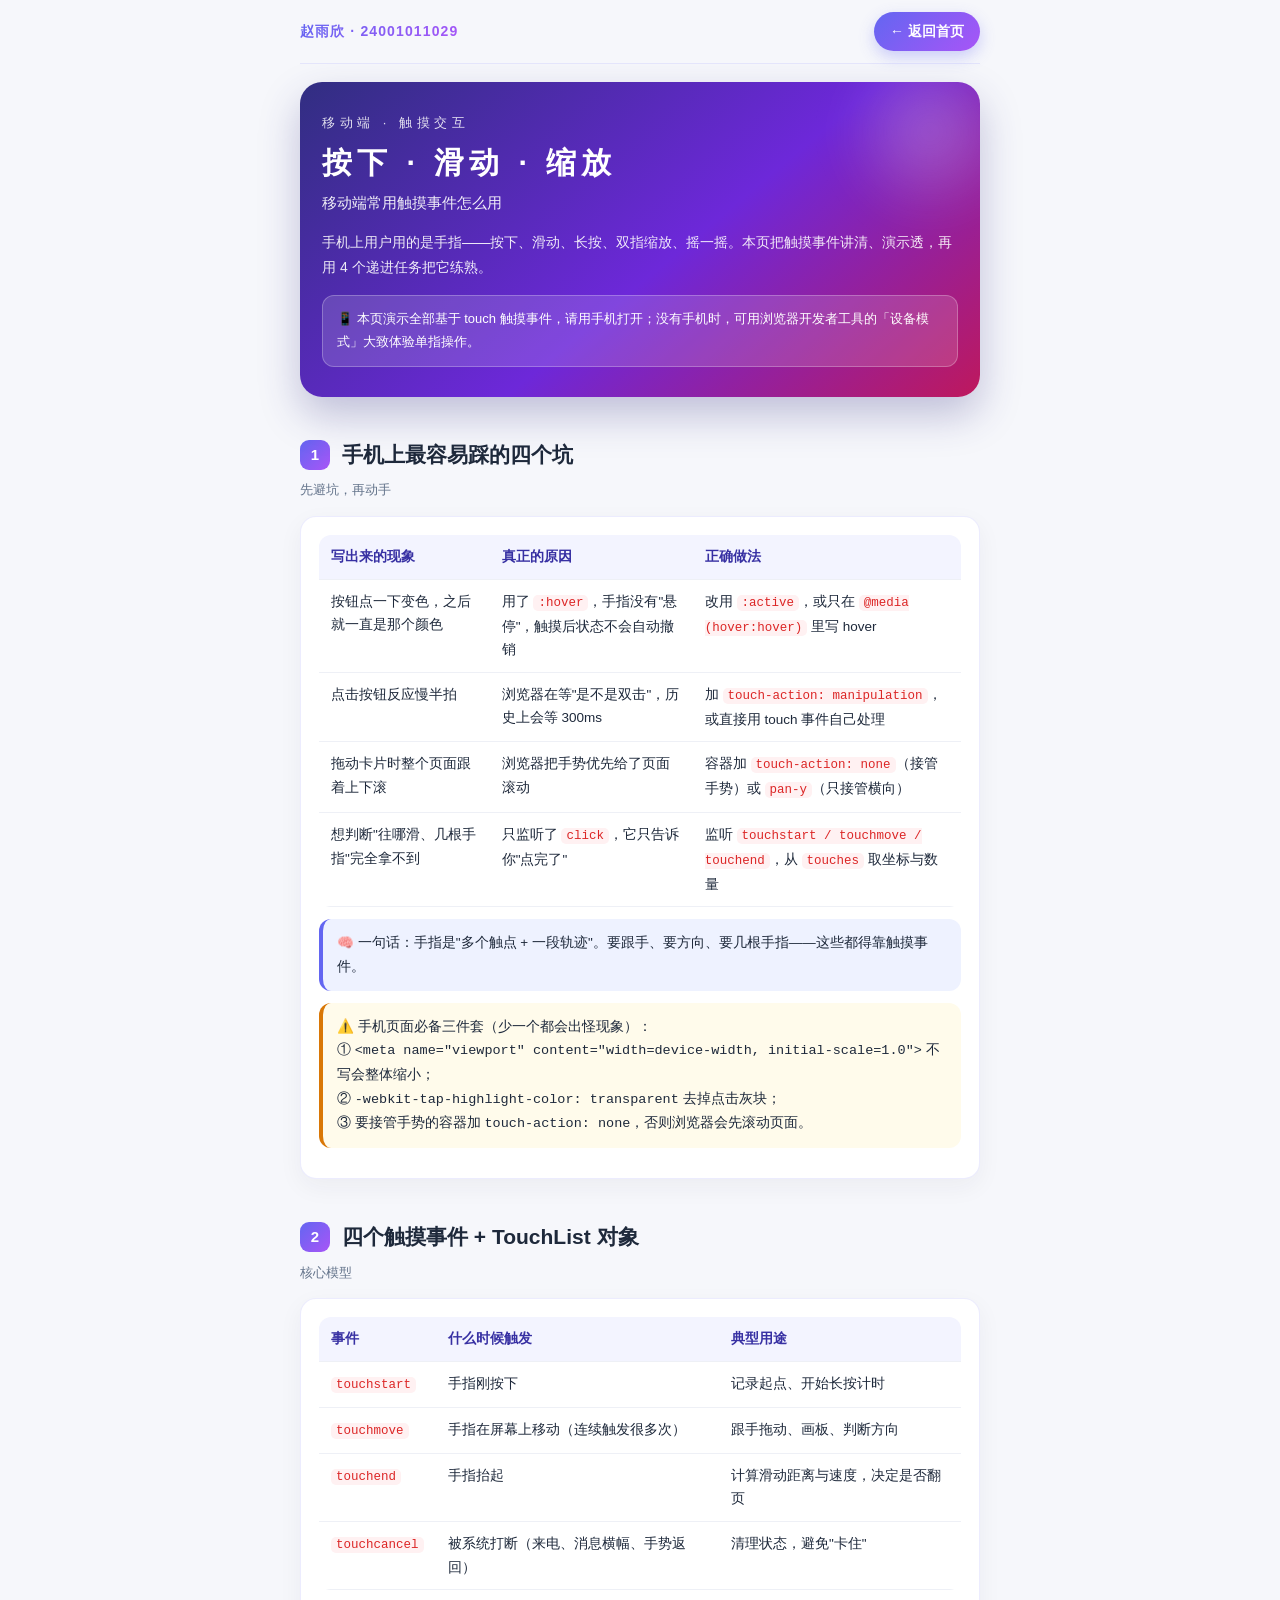
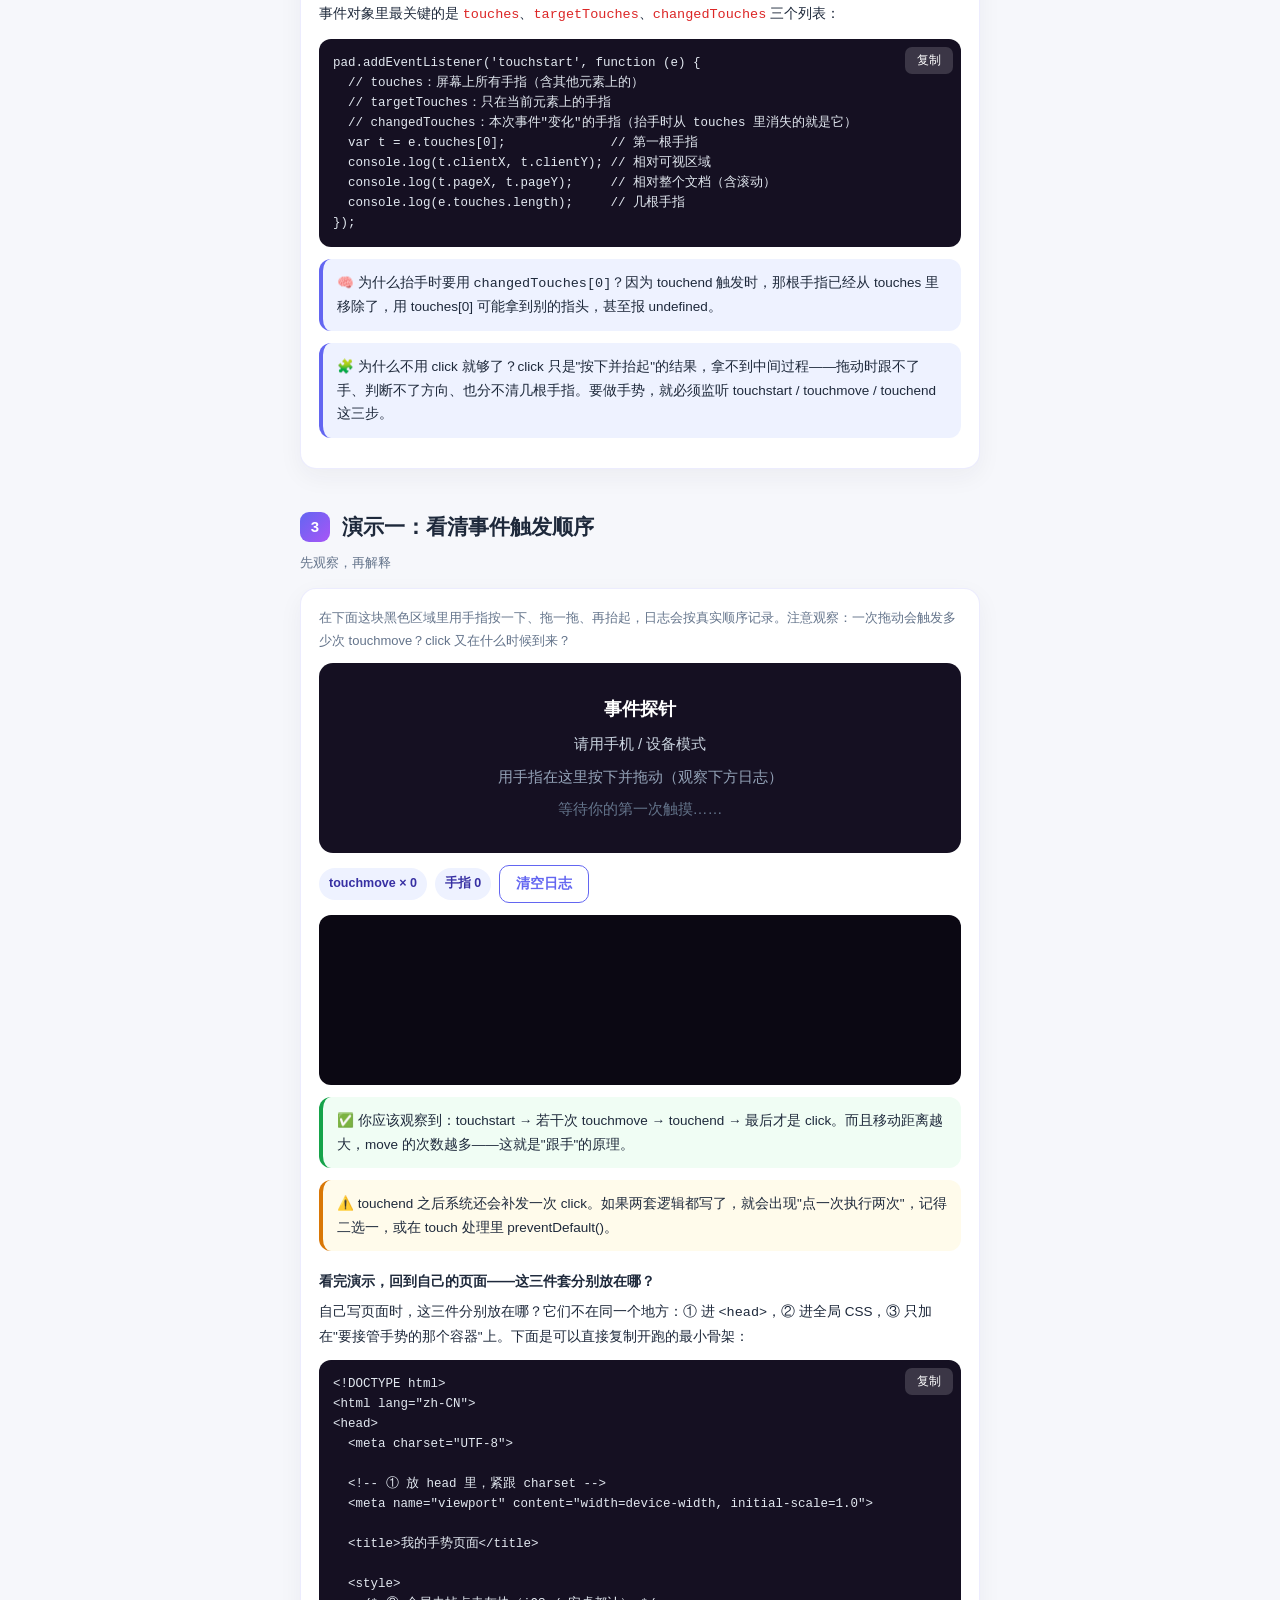
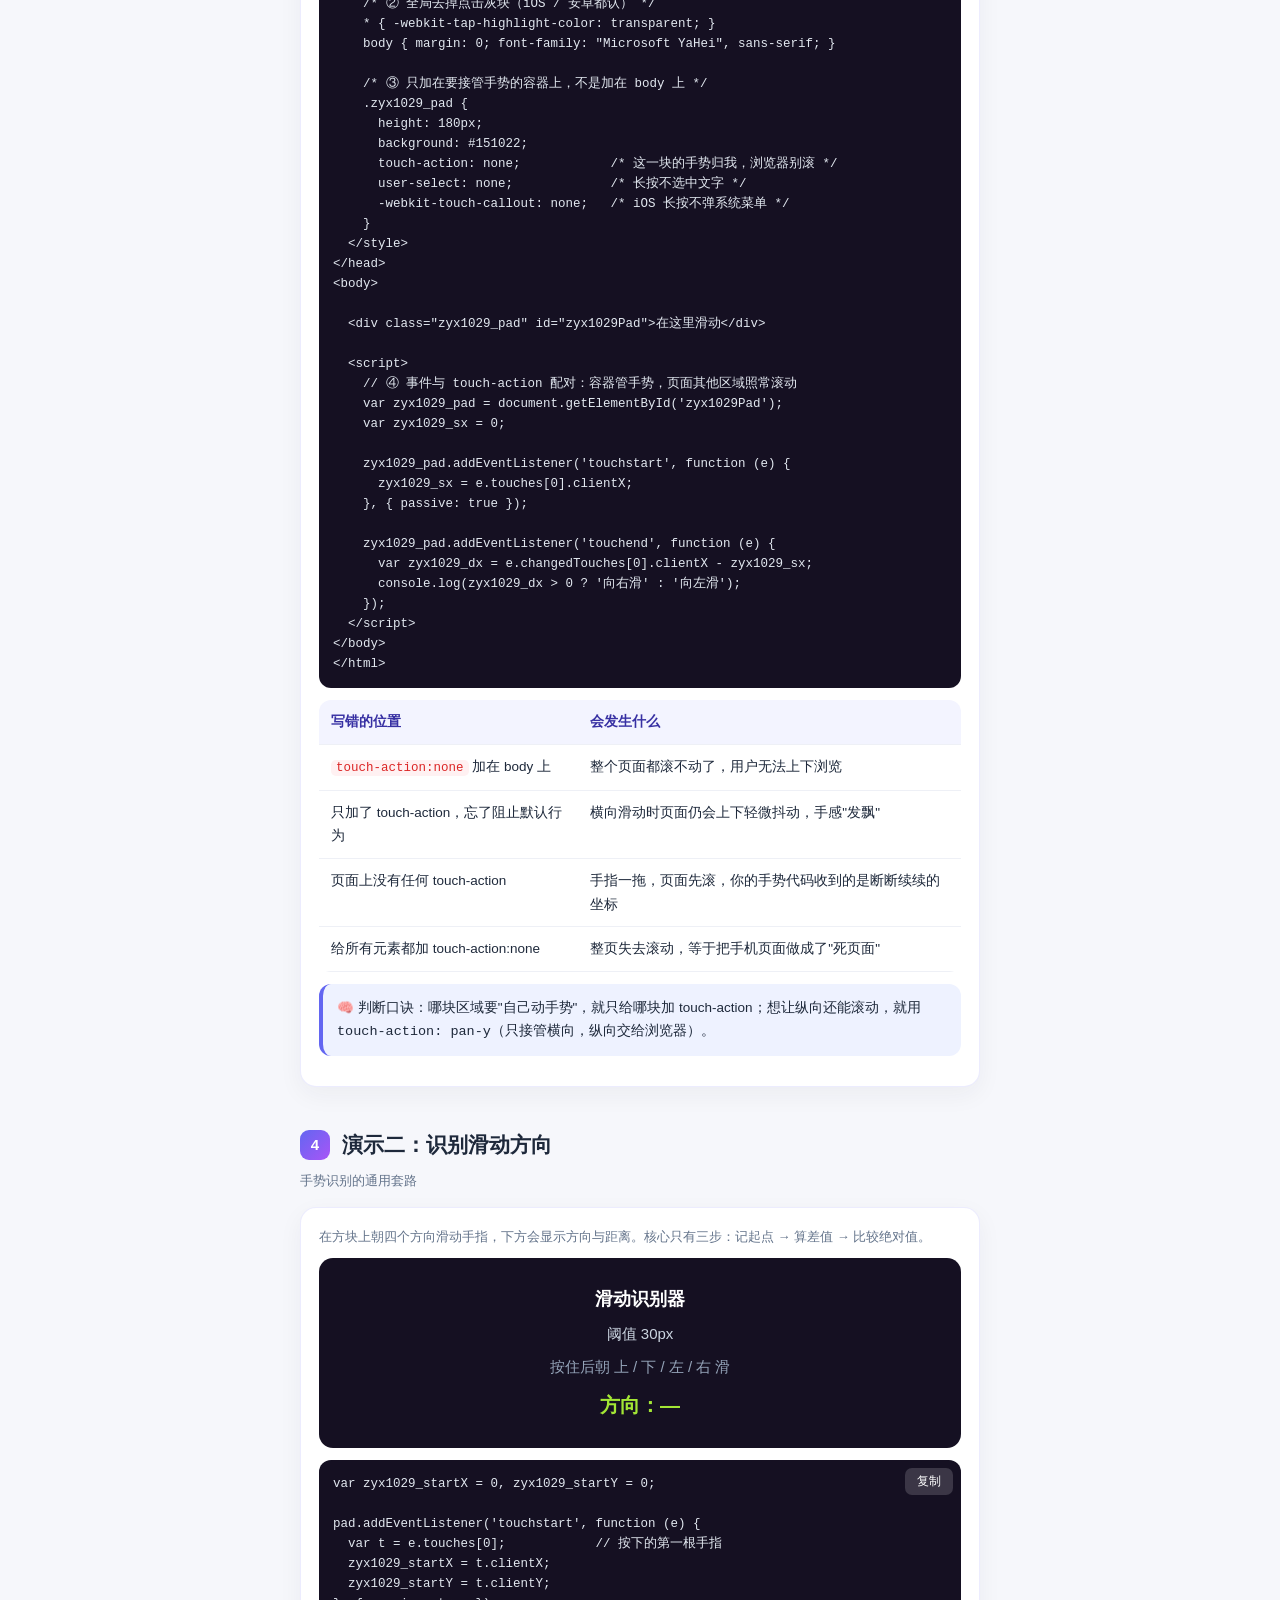
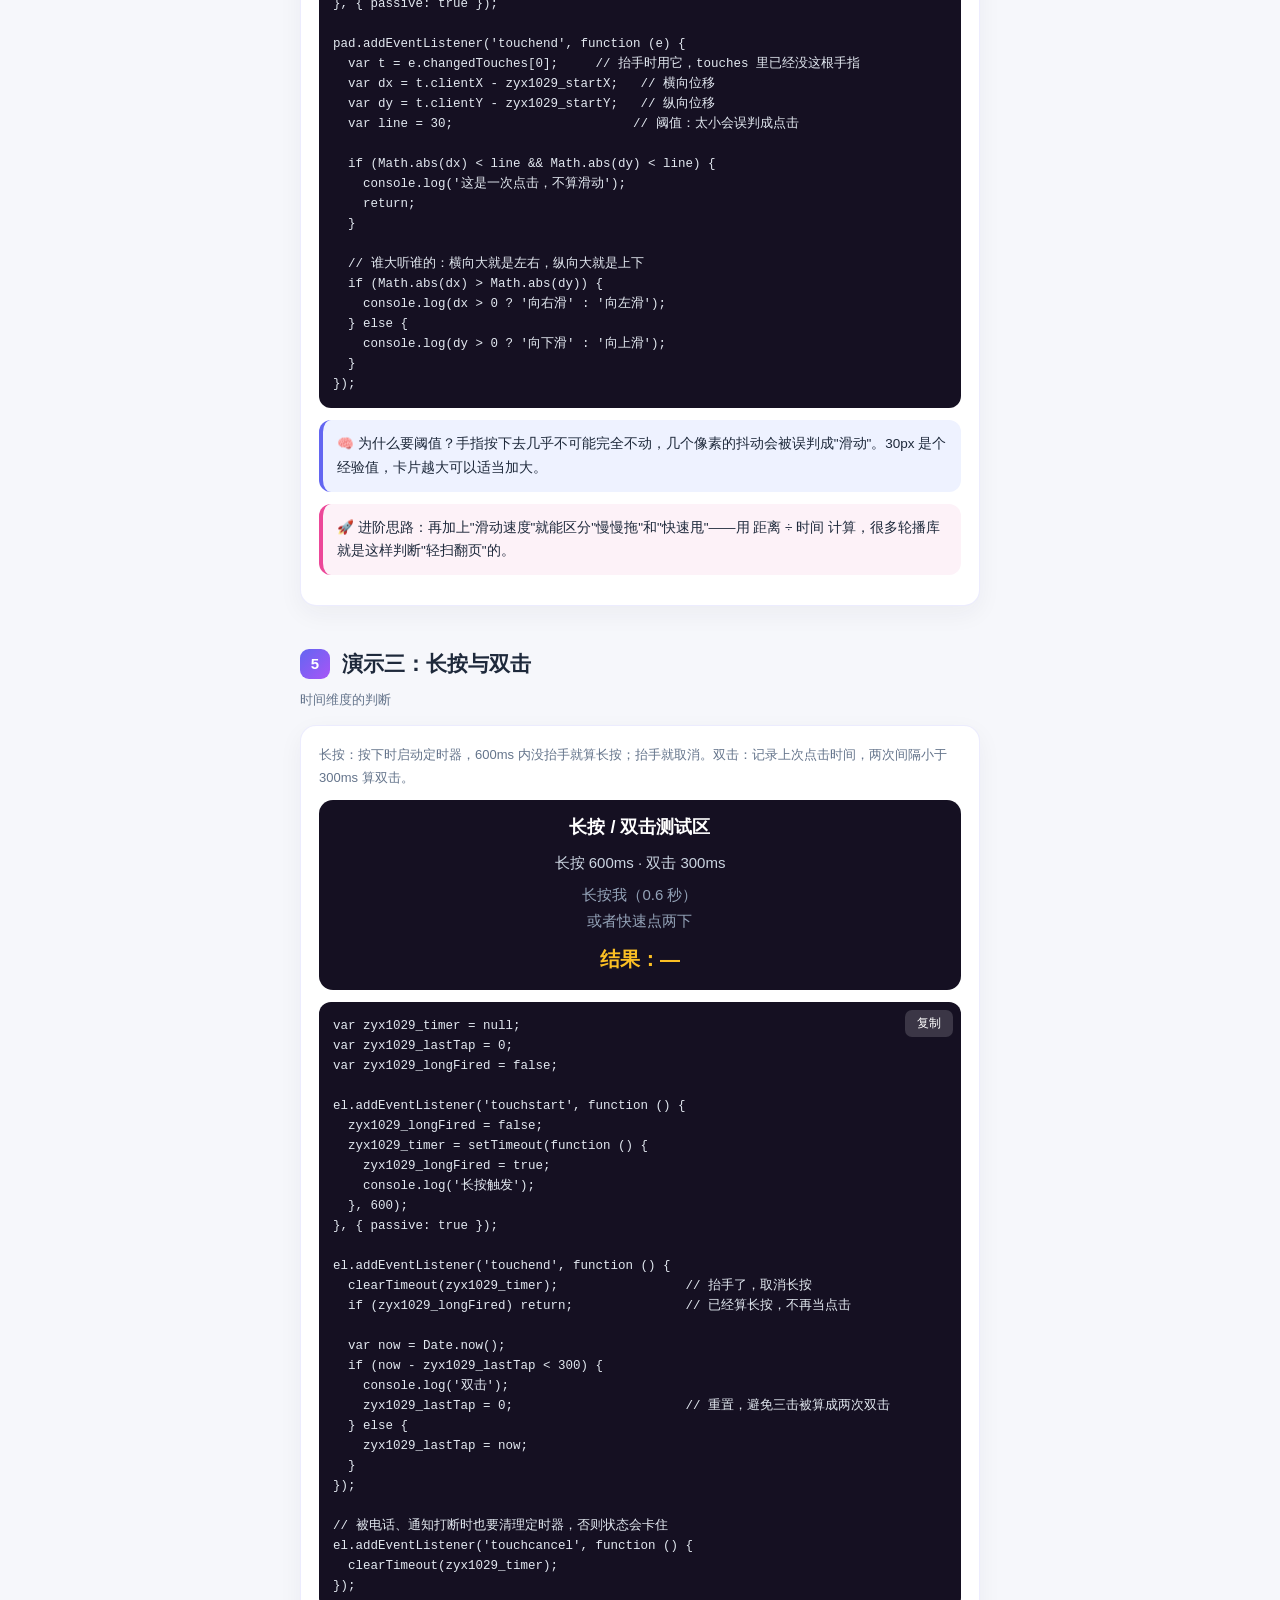
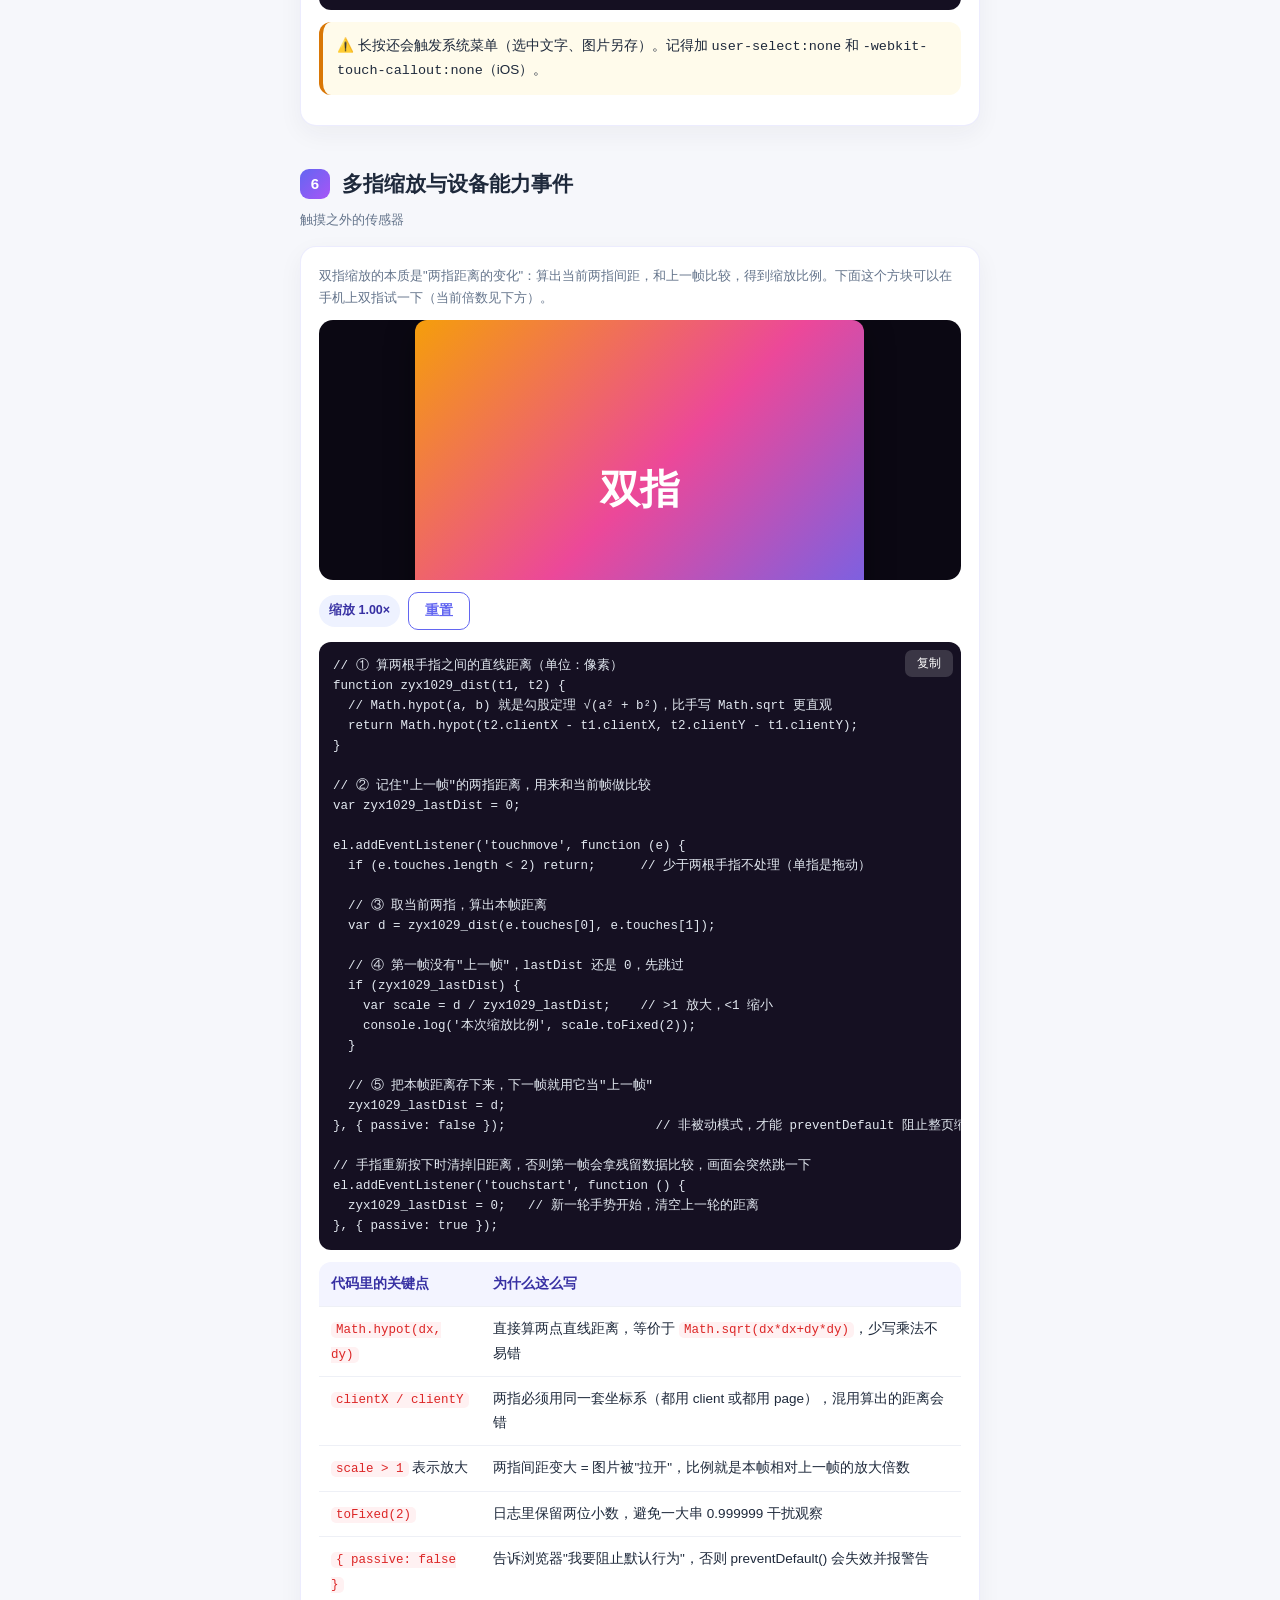
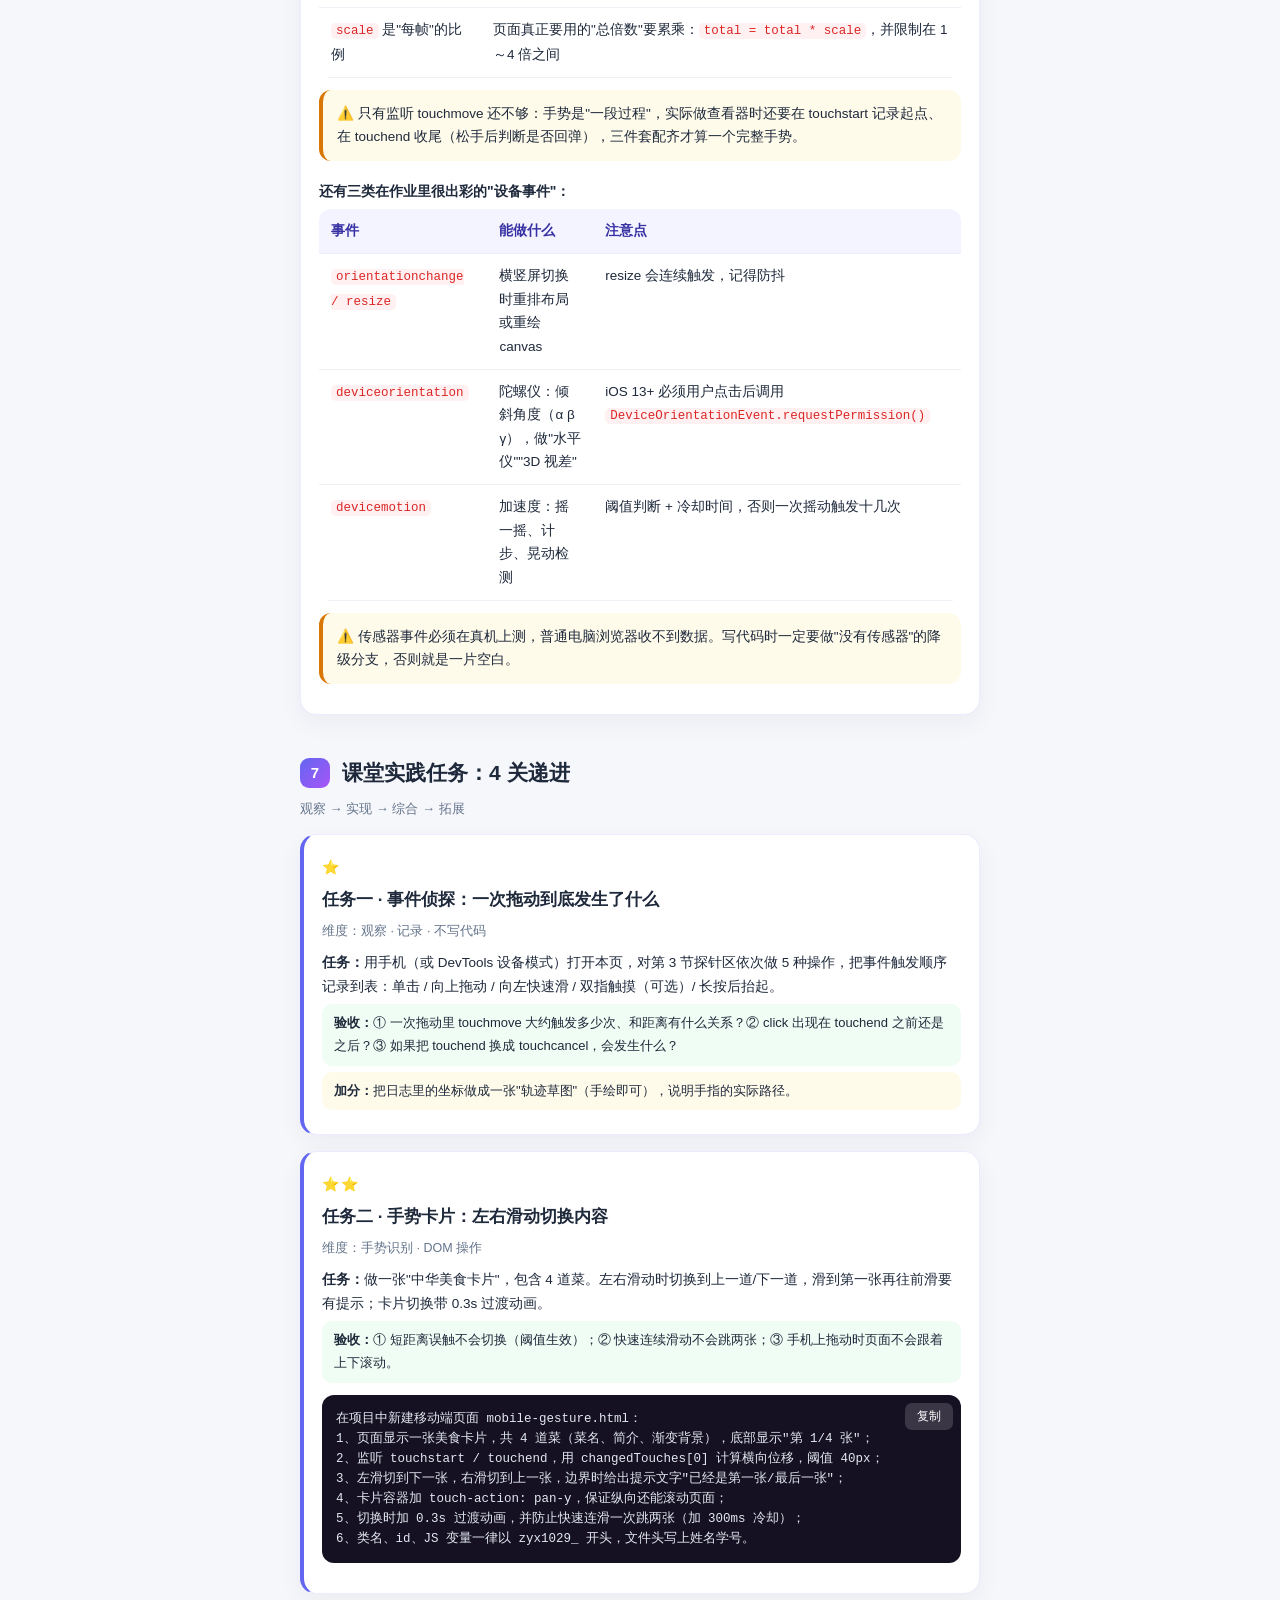
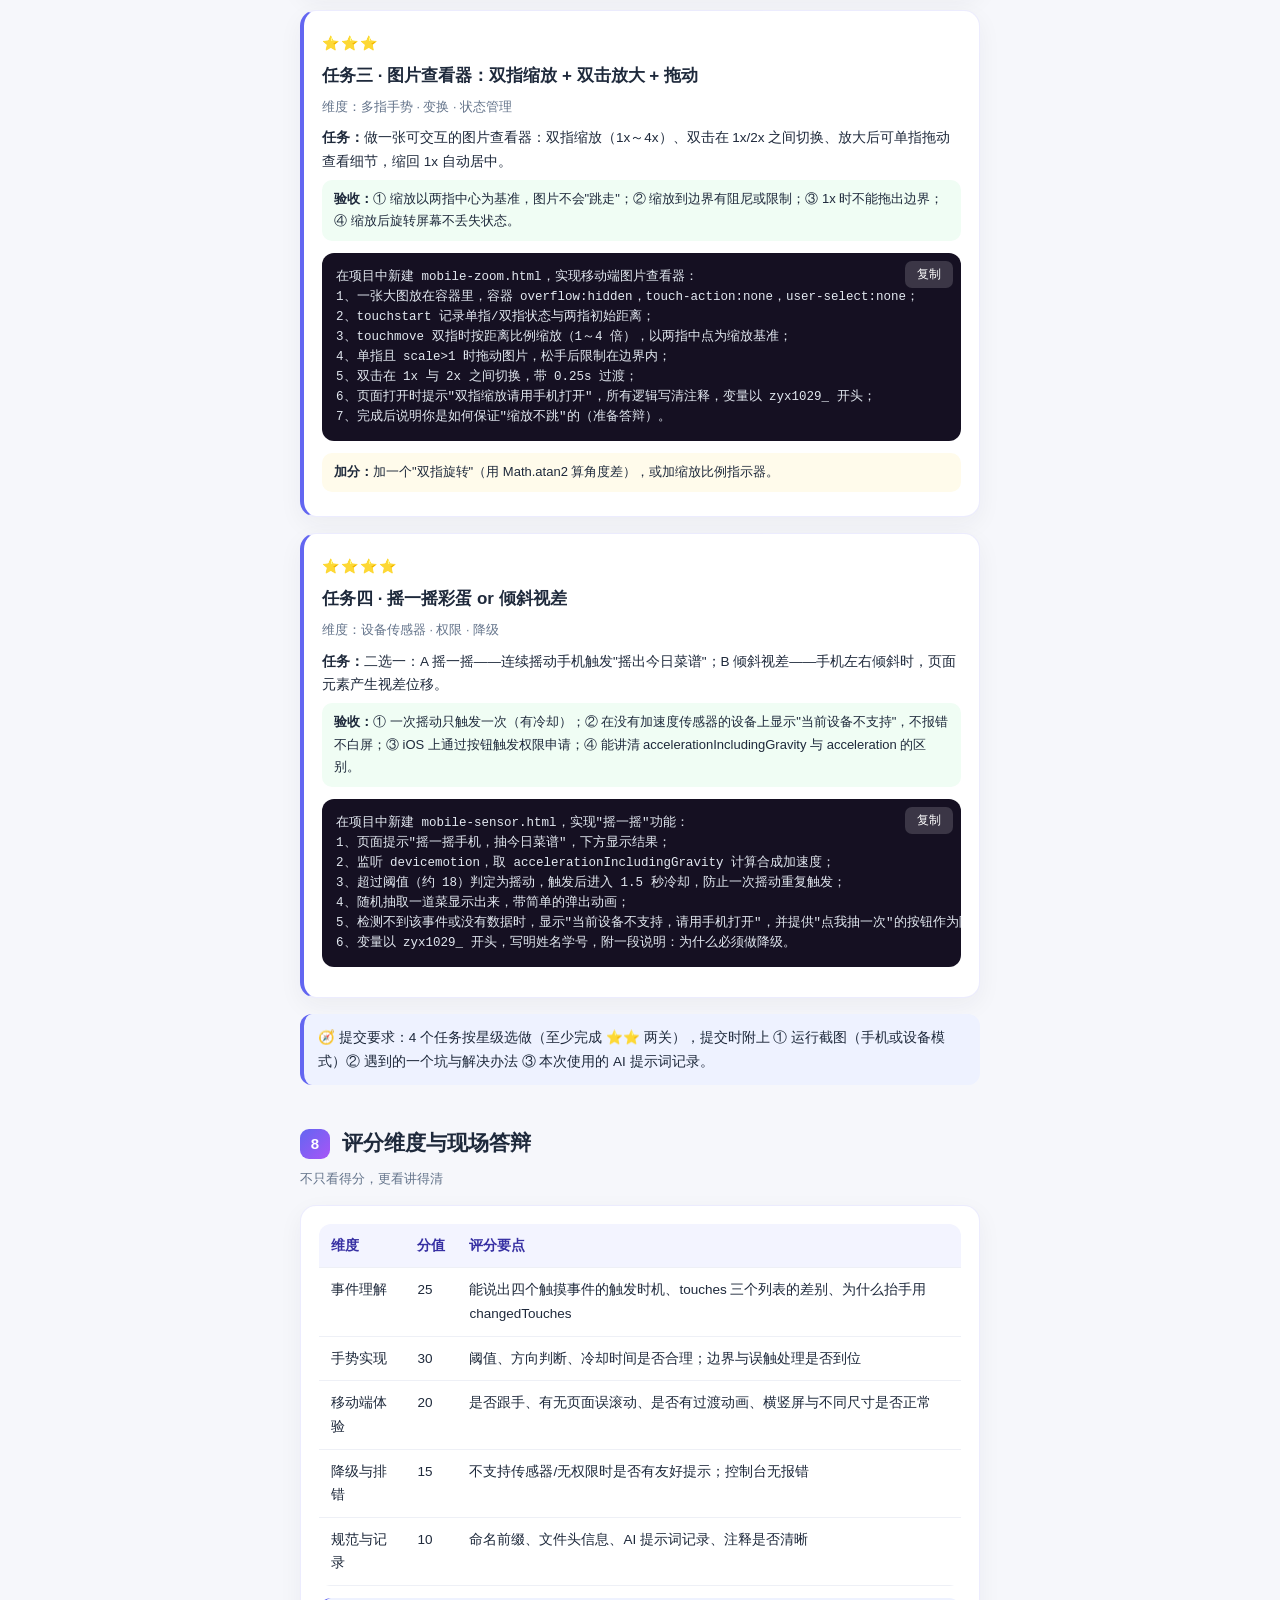
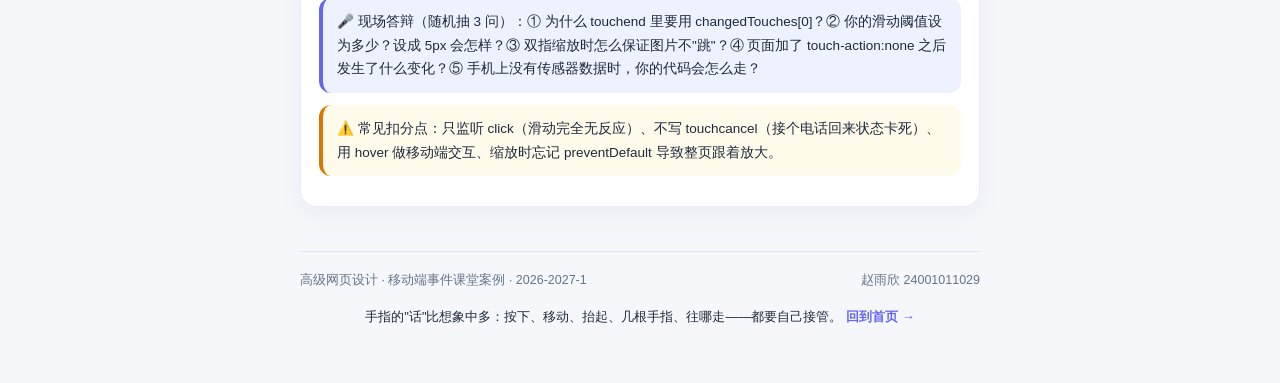
<file: 24001011029zhaoyuxin_mobile-touch-lesson.html>
<!--
  作者：赵雨欣
  学号：24001011029
  建立时间：2026-11-16 13:29:13
  使用模型：Qwen3.8-Flash
  功能名称及简介：移动端触摸交互课堂案例页 —— 讲解 touch 触摸事件（按下/滑动/长按/缩放/传感器），
    内置 4 个可在手机上实时操作的演示：事件探针、滑动方向识别器、长按/双击测试区、双指缩放查看器，
    并附常见坑、最小骨架代码、课堂 4 关实践任务与评分答辩要点。命名前缀统一 zyx1029_。
    内容来源：https://spontaneous-valkyrie-4e4229.netlify.app/mobile-events-lesson
-->
<!DOCTYPE html>
<html lang="zh-CN">
<head>
  <meta charset="UTF-8">
  <meta name="viewport" content="width=device-width, initial-scale=1.0">
  <title>移动端 · 触摸交互 | 赵雨欣 24001011029</title>
  <style>
    /* ========== 全局变量与基础 ========== */
    :root {
      --zyx1029_ink: #1e293b;
      --zyx1029_muted: #64748b;
      --zyx1029_paper: #f6f7fb;
      --zyx1029_accent: #6366f1;
      --zyx1029_accent2: #a855f7;
      --zyx1029_pink: #ec4899;
      --zyx1029_dark: #151022;
      --zyx1029_ok: #16a34a;
      --zyx1029_warn: #d97706;
      --zyx1029_bad: #dc2626;
    }
    * { box-sizing: border-box; margin: 0; padding: 0; }
    /* 必备三件套②：全局去掉点击灰块（iOS / 安卓都认） */
    * { -webkit-tap-highlight-color: transparent; }
    html { scroll-behavior: smooth; }
    body {
      color: var(--zyx1029_ink);
      background: var(--zyx1029_paper);
      font-family: "Microsoft YaHei", "PingFang SC", -apple-system, sans-serif;
      line-height: 1.75;
      -webkit-text-size-adjust: 100%;
    }
    a { color: inherit; text-decoration: none; }

    /* ========== 版心 ========== */
    .zyx1029_shell { width: min(680px, 100% - 28px); margin: 0 auto; padding-bottom: 60px; }

    /* ========== 顶部返回首页条 ========== */
    .zyx1029_topbar {
      position: sticky; top: 0; z-index: 20;
      display: flex; align-items: center; justify-content: space-between;
      padding: 12px 0; background: rgba(246,247,251,.86);
      backdrop-filter: blur(10px); -webkit-backdrop-filter: blur(10px);
      border-bottom: 1px solid rgba(99,102,241,.12);
      font-size: 14px;
    }
    .zyx1029_topbar .zyx1029_sig {
      font-weight: 700; letter-spacing: .08em;
      background: linear-gradient(135deg, var(--zyx1029_accent), var(--zyx1029_accent2));
      -webkit-background-clip: text; -webkit-text-fill-color: transparent;
    }
    .zyx1029_home {
      padding: 7px 16px; border-radius: 999px; color: #fff; font-weight: 700;
      background: linear-gradient(135deg, var(--zyx1029_accent), var(--zyx1029_accent2));
      box-shadow: 0 6px 16px rgba(99,102,241,.3);
      transition: transform .2s ease;
    }
    .zyx1029_home:active { transform: scale(.94); }

    /* ========== Hero ========== */
    .zyx1029_hero {
      margin-top: 18px; padding: 30px 22px; border-radius: 22px; color: #fff;
      background: linear-gradient(140deg, #312e81, #6d28d9 55%, #be185d);
      box-shadow: 0 18px 40px rgba(49,46,129,.28); position: relative; overflow: hidden;
    }
    .zyx1029_hero::after {
      content: ""; position: absolute; right: -40px; top: -40px; width: 180px; height: 180px;
      background: radial-gradient(circle, rgba(255,255,255,.25), transparent 70%); filter: blur(20px);
    }
    .zyx1029_kicker { font-size: 13px; letter-spacing: .35em; opacity: .85; }
    .zyx1029_hero h1 { font-size: 30px; line-height: 1.25; margin: 10px 0 8px; letter-spacing: .18em; }
    .zyx1029_hero .zyx1029_sub { font-size: 15px; opacity: .92; margin-bottom: 14px; }
    .zyx1029_lead { font-size: 14px; opacity: .9; }
    .zyx1029_note {
      margin-top: 16px; padding: 12px 14px; border-radius: 12px; font-size: 13px;
      background: rgba(255,255,255,.14); border: 1px solid rgba(255,255,255,.25);
    }

    /* ========== 章节 ========== */
    .zyx1029_sec { margin-top: 40px; }
    .zyx1029_sec-h { display: flex; align-items: center; gap: 12px; margin-bottom: 6px; }
    .zyx1029_num {
      flex: none; width: 30px; height: 30px; border-radius: 9px; color: #fff; font-weight: 800;
      display: grid; place-items: center; font-size: 15px;
      background: linear-gradient(135deg, var(--zyx1029_accent), var(--zyx1029_accent2));
    }
    .zyx1029_sec-h h2 { font-size: 21px; }
    .zyx1029_sec-tag { font-size: 13px; color: var(--zyx1029_muted); margin-bottom: 14px; }

    /* ========== 卡片 ========== */
    .zyx1029_card {
      background: #fff; border: 1px solid rgba(99,102,241,.12); border-radius: 16px;
      padding: 18px; box-shadow: 0 8px 24px rgba(30,41,59,.05); margin-bottom: 16px;
    }

    /* ========== 表格（横向滚动） ========== */
    .zyx1029_tablewrap { overflow-x: auto; -webkit-overflow-scrolling: touch; border-radius: 12px; }
    table.zyx1029_tbl { border-collapse: collapse; width: 100%; min-width: 460px; font-size: 13.5px; }
    .zyx1029_tbl th, .zyx1029_tbl td { padding: 10px 12px; text-align: left; border-bottom: 1px solid #eef0f6; vertical-align: top; }
    .zyx1029_tbl th { background: #f3f4ff; color: #3730a3; font-weight: 700; white-space: nowrap; }
    .zyx1029_tbl td code { color: var(--zyx1029_bad); background: #fff1f2; padding: 1px 5px; border-radius: 5px; font-size: 12.5px; }

    /* ========== 提示条 ========== */
    .zyx1029_tip { border-radius: 12px; padding: 12px 14px; font-size: 13.5px; margin: 12px 0; }
    .zyx1029_tip.think { background: #eef2ff; border-left: 4px solid var(--zyx1029_accent); }
    .zyx1029_tip.warn { background: #fffbeb; border-left: 4px solid var(--zyx1029_warn); }
    .zyx1029_tip.ok { background: #f0fdf4; border-left: 4px solid var(--zyx1029_ok); }
    .zyx1029_tip.rocket { background: #fdf2f8; border-left: 4px solid var(--zyx1029_pink); }

    /* ========== 代码块 ========== */
    .zyx1029_codewrap { position: relative; margin: 12px 0; }
    .zyx1029_codewrap pre {
      background: var(--zyx1029_dark); color: #e2e8f0; border-radius: 12px;
      padding: 14px; overflow-x: auto; -webkit-overflow-scrolling: touch;
      font-size: 12.5px; line-height: 1.6;
    }
    .zyx1029_codewrap code { font-family: "Consolas", "Menlo", monospace; white-space: pre; }
    .zyx1029_copybtn {
      position: absolute; top: 8px; right: 8px; z-index: 2;
      border: none; border-radius: 7px; padding: 5px 12px; font-size: 12px; cursor: pointer;
      background: rgba(255,255,255,.16); color: #fff; font-family: inherit;
    }
    .zyx1029_copybtn:active { background: var(--zyx1029_accent); }

    /* ========== 演示区通用 ========== */
    .zyx1029_demo-hint { font-size: 13px; color: var(--zyx1029_muted); margin-bottom: 10px; }
    .zyx1029_pad {
      /* 必备三件套③：接管手势的容器 */
      height: 190px; border-radius: 14px; background: var(--zyx1029_dark); color: #cbd5e1;
      display: grid; place-items: center; text-align: center; font-size: 15px;
      touch-action: none; user-select: none; -webkit-touch-callout: none;
      position: relative; overflow: hidden;
    }
    .zyx1029_bar { display: flex; flex-wrap: wrap; gap: 8px; align-items: center; margin-top: 12px; }
    .zyx1029_chip {
      font-size: 12.5px; padding: 5px 10px; border-radius: 999px; background: #eef2ff; color: #3730a3; font-weight: 700;
    }
    .zyx1029_btn {
      border: none; border-radius: 10px; padding: 9px 16px; font-size: 14px; font-weight: 700; cursor: pointer;
      background: linear-gradient(135deg, var(--zyx1029_accent), var(--zyx1029_accent2)); color: #fff;
    }
    .zyx1029_btn.ghost { background: #fff; color: var(--zyx1029_accent); border: 1px solid var(--zyx1029_accent); }
    .zyx1029_btn:active { transform: scale(.95); }

    /* 探针日志 */
    .zyx1029_log {
      margin-top: 12px; height: 170px; overflow-y: auto; -webkit-overflow-scrolling: touch;
      background: #0b0813; border-radius: 12px; padding: 10px 12px;
      font-family: "Consolas", monospace; font-size: 12px; line-height: 1.7;
    }
    .zyx1029_log .zyx1029_line { display: flex; gap: 8px; }
    .zyx1029_log .zyx1029_tag { flex: none; width: 92px; font-weight: 700; }
    .zyx1029_log .zyx1029_msg { color: #94a3b8; }
    .zyx1029_t-start { color: #38bdf8; }
    .zyx1029_t-move { color: #a3e635; }
    .zyx1029_t-end { color: #fbbf24; }
    .zyx1029_t-cancel { color: #f472b6; }
    .zyx1029_t-click { color: #c084fc; }

    /* 缩放演示 */
    .zyx1029_zoombox {
      height: 260px; border-radius: 14px; background: #0b0813; overflow: hidden;
      display: grid; place-items: center; touch-action: none; user-select: none; -webkit-touch-callout: none;
    }
    .zyx1029_zoomimg {
      width: 70%; aspect-ratio: 4/3; border-radius: 12px; will-change: transform;
      background: linear-gradient(135deg, #f59e0b, #ec4899 50%, #6366f1);
      display: grid; place-items: center; color: #fff; font-size: 40px; font-weight: 800;
      box-shadow: 0 10px 30px rgba(0,0,0,.4);
    }

    /* ========== 任务卡 ========== */
    .zyx1029_task { border-left: 4px solid var(--zyx1029_accent); }
    .zyx1029_task .zyx1029_stars { color: var(--zyx1029_warn); font-size: 14px; letter-spacing: 2px; }
    .zyx1029_task h3 { font-size: 17px; margin: 4px 0 2px; }
    .zyx1029_task .zyx1029_dim { font-size: 12.5px; color: var(--zyx1029_muted); margin-bottom: 8px; }
    .zyx1029_task p { font-size: 13.5px; margin: 6px 0; }
    .zyx1029_task .zyx1029_check { background: #f0fdf4; border-radius: 10px; padding: 8px 12px; font-size: 13px; }
    .zyx1029_task .zyx1029_bonus { background: #fffbeb; border-radius: 10px; padding: 8px 12px; font-size: 13px; }

    /* ========== 页脚 ========== */
    .zyx1029_footer {
      margin-top: 44px; padding-top: 18px; border-top: 1px solid rgba(99,102,241,.15);
      display: flex; justify-content: space-between; flex-wrap: wrap; gap: 8px;
      font-size: 12.5px; color: var(--zyx1029_muted);
    }

    @media (max-width: 480px) {
      .zyx1029_hero h1 { font-size: 25px; }
      .zyx1029_sec-h h2 { font-size: 19px; }
    }
  </style>
</head>
<body>
  <div class="zyx1029_shell">

    <!-- 返回首页链接（项目规则 3） -->
    <header class="zyx1029_topbar">
      <span class="zyx1029_sig">赵雨欣 · 24001011029</span>
      <a class="zyx1029_home" href="index.html">← 返回首页</a>
    </header>

    <!-- Hero -->
    <section class="zyx1029_hero">
      <p class="zyx1029_kicker">移动端 · 触摸交互</p>
      <h1>按下 · 滑动 · 缩放</h1>
      <p class="zyx1029_sub">移动端常用触摸事件怎么用</p>
      <p class="zyx1029_lead">手机上用户用的是手指——按下、滑动、长按、双指缩放、摇一摇。本页把触摸事件讲清、演示透，再用 4 个递进任务把它练熟。</p>
      <div class="zyx1029_note">📱 本页演示全部基于 touch 触摸事件，请用手机打开；没有手机时，可用浏览器开发者工具的「设备模式」大致体验单指操作。</div>
    </section>

    <!-- 1 四个坑 -->
    <section class="zyx1029_sec">
      <div class="zyx1029_sec-h"><span class="zyx1029_num">1</span><h2>手机上最容易踩的四个坑</h2></div>
      <p class="zyx1029_sec-tag">先避坑，再动手</p>
      <div class="zyx1029_card">
        <div class="zyx1029_tablewrap">
          <table class="zyx1029_tbl">
            <thead><tr><th>写出来的现象</th><th>真正的原因</th><th>正确做法</th></tr></thead>
            <tbody>
              <tr><td>按钮点一下变色，之后就一直是那个颜色</td><td>用了 <code>:hover</code>，手指没有"悬停"，触摸后状态不会自动撤销</td><td>改用 <code>:active</code>，或只在 <code>@media (hover:hover)</code> 里写 hover</td></tr>
              <tr><td>点击按钮反应慢半拍</td><td>浏览器在等"是不是双击"，历史上会等 300ms</td><td>加 <code>touch-action: manipulation</code>，或直接用 touch 事件自己处理</td></tr>
              <tr><td>拖动卡片时整个页面跟着上下滚</td><td>浏览器把手势优先给了页面滚动</td><td>容器加 <code>touch-action: none</code>（接管手势）或 <code>pan-y</code>（只接管横向）</td></tr>
              <tr><td>想判断"往哪滑、几根手指"完全拿不到</td><td>只监听了 <code>click</code>，它只告诉你"点完了"</td><td>监听 <code>touchstart / touchmove / touchend</code>，从 <code>touches</code> 取坐标与数量</td></tr>
            </tbody>
          </table>
        </div>
        <div class="zyx1029_tip think">🧠 一句话：手指是"多个触点 + 一段轨迹"。要跟手、要方向、要几根手指——这些都得靠触摸事件。</div>
        <div class="zyx1029_tip warn">⚠️ 手机页面必备三件套（少一个都会出怪现象）：<br>① <code>&lt;meta name="viewport" content="width=device-width, initial-scale=1.0"&gt;</code> 不写会整体缩小；<br>② <code>-webkit-tap-highlight-color: transparent</code> 去掉点击灰块；<br>③ 要接管手势的容器加 <code>touch-action: none</code>，否则浏览器会先滚动页面。</div>
      </div>
    </section>

    <!-- 2 四个事件 + TouchList -->
    <section class="zyx1029_sec">
      <div class="zyx1029_sec-h"><span class="zyx1029_num">2</span><h2>四个触摸事件 + TouchList 对象</h2></div>
      <p class="zyx1029_sec-tag">核心模型</p>
      <div class="zyx1029_card">
        <div class="zyx1029_tablewrap">
          <table class="zyx1029_tbl">
            <thead><tr><th>事件</th><th>什么时候触发</th><th>典型用途</th></tr></thead>
            <tbody>
              <tr><td><code>touchstart</code></td><td>手指刚按下</td><td>记录起点、开始长按计时</td></tr>
              <tr><td><code>touchmove</code></td><td>手指在屏幕上移动（连续触发很多次）</td><td>跟手拖动、画板、判断方向</td></tr>
              <tr><td><code>touchend</code></td><td>手指抬起</td><td>计算滑动距离与速度，决定是否翻页</td></tr>
              <tr><td><code>touchcancel</code></td><td>被系统打断（来电、消息横幅、手势返回）</td><td>清理状态，避免"卡住"</td></tr>
            </tbody>
          </table>
        </div>
        <p style="font-size:13.5px;margin:12px 0 4px">事件对象里最关键的是 <code style="color:#dc2626">touches</code>、<code style="color:#dc2626">targetTouches</code>、<code style="color:#dc2626">changedTouches</code> 三个列表：</p>
        <div class="zyx1029_codewrap">
          <button class="zyx1029_copybtn" onclick="zyx1029_copyCode(this)">复制</button>
          <pre><code>pad.addEventListener('touchstart', function (e) {
  // touches：屏幕上所有手指（含其他元素上的）
  // targetTouches：只在当前元素上的手指
  // changedTouches：本次事件"变化"的手指（抬手时从 touches 里消失的就是它）
  var t = e.touches[0];              // 第一根手指
  console.log(t.clientX, t.clientY); // 相对可视区域
  console.log(t.pageX, t.pageY);     // 相对整个文档（含滚动）
  console.log(e.touches.length);     // 几根手指
});</code></pre>
        </div>
        <div class="zyx1029_tip think">🧠 为什么抬手时要用 <code>changedTouches[0]</code>？因为 touchend 触发时，那根手指已经从 touches 里移除了，用 touches[0] 可能拿到别的指头，甚至报 undefined。</div>
        <div class="zyx1029_tip think">🧩 为什么不用 click 就够了？click 只是"按下并抬起"的结果，拿不到中间过程——拖动时跟不了手、判断不了方向、也分不清几根手指。要做手势，就必须监听 touchstart / touchmove / touchend 这三步。</div>
      </div>
    </section>

    <!-- 3 演示一：事件探针 -->
    <section class="zyx1029_sec">
      <div class="zyx1029_sec-h"><span class="zyx1029_num">3</span><h2>演示一：看清事件触发顺序</h2></div>
      <p class="zyx1029_sec-tag">先观察，再解释</p>
      <div class="zyx1029_card">
        <p class="zyx1029_demo-hint">在下面这块黑色区域里用手指按一下、拖一拖、再抬起，日志会按真实顺序记录。注意观察：一次拖动会触发多少次 touchmove？click 又在什么时候到来？</p>
        <div class="zyx1029_pad" id="zyx1029ProbePad">
          <div>
            <div style="font-size:18px;font-weight:700;color:#fff">事件探针</div>
            <div style="margin-top:6px">请用手机 / 设备模式</div>
            <div style="margin-top:6px;color:#94a3b8">用手指在这里按下并拖动（观察下方日志）</div>
            <div id="zyx1029ProbeTip" style="margin-top:6px;color:#64748b">等待你的第一次触摸……</div>
          </div>
        </div>
        <div class="zyx1029_bar">
          <span class="zyx1029_chip" id="zyx1029ProbeCount">touchmove × 0</span>
          <span class="zyx1029_chip" id="zyx1029ProbeFingers">手指 0</span>
          <button class="zyx1029_btn ghost" onclick="zyx1029_clearProbe()">清空日志</button>
        </div>
        <div class="zyx1029_log" id="zyx1029ProbeLog"></div>
        <div class="zyx1029_tip ok">✅ 你应该观察到：touchstart → 若干次 touchmove → touchend → 最后才是 click。而且移动距离越大，move 的次数越多——这就是"跟手"的原理。</div>
        <div class="zyx1029_tip warn">⚠️ touchend 之后系统还会补发一次 click。如果两套逻辑都写了，就会出现"点一次执行两次"，记得二选一，或在 touch 处理里 preventDefault()。</div>

        <p style="font-size:14px;font-weight:700;margin:18px 0 6px">看完演示，回到自己的页面——这三件套分别放在哪？</p>
        <p style="font-size:13.5px;margin-bottom:6px">自己写页面时，这三件分别放在哪？它们不在同一个地方：① 进 <code>&lt;head&gt;</code>，② 进全局 CSS，③ 只加在"要接管手势的那个容器"上。下面是可以直接复制开跑的最小骨架：</p>
        <div class="zyx1029_codewrap">
          <button class="zyx1029_copybtn" onclick="zyx1029_copyCode(this)">复制</button>
          <pre><code>&lt;!DOCTYPE html&gt;
&lt;html lang="zh-CN"&gt;
&lt;head&gt;
  &lt;meta charset="UTF-8"&gt;

  &lt;!-- ① 放 head 里，紧跟 charset --&gt;
  &lt;meta name="viewport" content="width=device-width, initial-scale=1.0"&gt;

  &lt;title&gt;我的手势页面&lt;/title&gt;

  &lt;style&gt;
    /* ② 全局去掉点击灰块（iOS / 安卓都认） */
    * { -webkit-tap-highlight-color: transparent; }
    body { margin: 0; font-family: "Microsoft YaHei", sans-serif; }

    /* ③ 只加在要接管手势的容器上，不是加在 body 上 */
    .zyx1029_pad {
      height: 180px;
      background: #151022;
      touch-action: none;            /* 这一块的手势归我，浏览器别滚 */
      user-select: none;             /* 长按不选中文字 */
      -webkit-touch-callout: none;   /* iOS 长按不弹系统菜单 */
    }
  &lt;/style&gt;
&lt;/head&gt;
&lt;body&gt;

  &lt;div class="zyx1029_pad" id="zyx1029Pad"&gt;在这里滑动&lt;/div&gt;

  &lt;script&gt;
    // ④ 事件与 touch-action 配对：容器管手势，页面其他区域照常滚动
    var zyx1029_pad = document.getElementById('zyx1029Pad');
    var zyx1029_sx = 0;

    zyx1029_pad.addEventListener('touchstart', function (e) {
      zyx1029_sx = e.touches[0].clientX;
    }, { passive: true });

    zyx1029_pad.addEventListener('touchend', function (e) {
      var zyx1029_dx = e.changedTouches[0].clientX - zyx1029_sx;
      console.log(zyx1029_dx &gt; 0 ? '向右滑' : '向左滑');
    });
  &lt;/script&gt;
&lt;/body&gt;
&lt;/html&gt;</code></pre>
        </div>
        <div class="zyx1029_tablewrap">
          <table class="zyx1029_tbl">
            <thead><tr><th>写错的位置</th><th>会发生什么</th></tr></thead>
            <tbody>
              <tr><td><code>touch-action:none</code> 加在 body 上</td><td>整个页面都滚不动了，用户无法上下浏览</td></tr>
              <tr><td>只加了 touch-action，忘了阻止默认行为</td><td>横向滑动时页面仍会上下轻微抖动，手感"发飘"</td></tr>
              <tr><td>页面上没有任何 touch-action</td><td>手指一拖，页面先滚，你的手势代码收到的是断断续续的坐标</td></tr>
              <tr><td>给所有元素都加 touch-action:none</td><td>整页失去滚动，等于把手机页面做成了"死页面"</td></tr>
            </tbody>
          </table>
        </div>
        <div class="zyx1029_tip think">🧠 判断口诀：哪块区域要"自己动手势"，就只给哪块加 touch-action；想让纵向还能滚动，就用 <code>touch-action: pan-y</code>（只接管横向，纵向交给浏览器）。</div>
      </div>
    </section>

    <!-- 4 演示二：识别滑动方向 -->
    <section class="zyx1029_sec">
      <div class="zyx1029_sec-h"><span class="zyx1029_num">4</span><h2>演示二：识别滑动方向</h2></div>
      <p class="zyx1029_sec-tag">手势识别的通用套路</p>
      <div class="zyx1029_card">
        <p class="zyx1029_demo-hint">在方块上朝四个方向滑动手指，下方会显示方向与距离。核心只有三步：记起点 → 算差值 → 比较绝对值。</p>
        <div class="zyx1029_pad" id="zyx1029SwipePad">
          <div>
            <div style="font-size:18px;font-weight:700;color:#fff">滑动识别器</div>
            <div style="margin-top:6px">阈值 30px</div>
            <div style="margin-top:6px;color:#94a3b8">按住后朝 上 / 下 / 左 / 右 滑</div>
            <div id="zyx1029SwipeResult" style="margin-top:8px;font-size:20px;font-weight:800;color:#a3e635">方向：—</div>
          </div>
        </div>
        <div class="zyx1029_codewrap">
          <button class="zyx1029_copybtn" onclick="zyx1029_copyCode(this)">复制</button>
          <pre><code>var zyx1029_startX = 0, zyx1029_startY = 0;

pad.addEventListener('touchstart', function (e) {
  var t = e.touches[0];            // 按下的第一根手指
  zyx1029_startX = t.clientX;
  zyx1029_startY = t.clientY;
}, { passive: true });

pad.addEventListener('touchend', function (e) {
  var t = e.changedTouches[0];     // 抬手时用它，touches 里已经没这根手指
  var dx = t.clientX - zyx1029_startX;   // 横向位移
  var dy = t.clientY - zyx1029_startY;   // 纵向位移
  var line = 30;                        // 阈值：太小会误判成点击

  if (Math.abs(dx) &lt; line &amp;&amp; Math.abs(dy) &lt; line) {
    console.log('这是一次点击，不算滑动');
    return;
  }

  // 谁大听谁的：横向大就是左右，纵向大就是上下
  if (Math.abs(dx) &gt; Math.abs(dy)) {
    console.log(dx &gt; 0 ? '向右滑' : '向左滑');
  } else {
    console.log(dy &gt; 0 ? '向下滑' : '向上滑');
  }
});</code></pre>
        </div>
        <div class="zyx1029_tip think">🧠 为什么要阈值？手指按下去几乎不可能完全不动，几个像素的抖动会被误判成"滑动"。30px 是个经验值，卡片越大可以适当加大。</div>
        <div class="zyx1029_tip rocket">🚀 进阶思路：再加上"滑动速度"就能区分"慢慢拖"和"快速甩"——用 距离 ÷ 时间 计算，很多轮播库就是这样判断"轻扫翻页"的。</div>
      </div>
    </section>

    <!-- 5 演示三：长按与双击 -->
    <section class="zyx1029_sec">
      <div class="zyx1029_sec-h"><span class="zyx1029_num">5</span><h2>演示三：长按与双击</h2></div>
      <p class="zyx1029_sec-tag">时间维度的判断</p>
      <div class="zyx1029_card">
        <p class="zyx1029_demo-hint">长按：按下时启动定时器，600ms 内没抬手就算长按；抬手就取消。双击：记录上次点击时间，两次间隔小于 300ms 算双击。</p>
        <div class="zyx1029_pad" id="zyx1029TapPad">
          <div>
            <div style="font-size:18px;font-weight:700;color:#fff">长按 / 双击测试区</div>
            <div style="margin-top:6px">长按 600ms · 双击 300ms</div>
            <div style="margin-top:6px;color:#94a3b8">长按我（0.6 秒）<br>或者快速点两下</div>
            <div id="zyx1029TapResult" style="margin-top:8px;font-size:20px;font-weight:800;color:#fbbf24">结果：—</div>
          </div>
        </div>
        <div class="zyx1029_codewrap">
          <button class="zyx1029_copybtn" onclick="zyx1029_copyCode(this)">复制</button>
          <pre><code>var zyx1029_timer = null;
var zyx1029_lastTap = 0;
var zyx1029_longFired = false;

el.addEventListener('touchstart', function () {
  zyx1029_longFired = false;
  zyx1029_timer = setTimeout(function () {
    zyx1029_longFired = true;
    console.log('长按触发');
  }, 600);
}, { passive: true });

el.addEventListener('touchend', function () {
  clearTimeout(zyx1029_timer);                 // 抬手了，取消长按
  if (zyx1029_longFired) return;               // 已经算长按，不再当点击

  var now = Date.now();
  if (now - zyx1029_lastTap &lt; 300) {
    console.log('双击');
    zyx1029_lastTap = 0;                       // 重置，避免三击被算成两次双击
  } else {
    zyx1029_lastTap = now;
  }
});

// 被电话、通知打断时也要清理定时器，否则状态会卡住
el.addEventListener('touchcancel', function () {
  clearTimeout(zyx1029_timer);
});</code></pre>
        </div>
        <div class="zyx1029_tip warn">⚠️ 长按还会触发系统菜单（选中文字、图片另存）。记得加 <code>user-select:none</code> 和 <code>-webkit-touch-callout:none</code>（iOS）。</div>
      </div>
    </section>

    <!-- 6 多指缩放 + 设备事件 -->
    <section class="zyx1029_sec">
      <div class="zyx1029_sec-h"><span class="zyx1029_num">6</span><h2>多指缩放与设备能力事件</h2></div>
      <p class="zyx1029_sec-tag">触摸之外的传感器</p>
      <div class="zyx1029_card">
        <p class="zyx1029_demo-hint">双指缩放的本质是"两指距离的变化"：算出当前两指间距，和上一帧比较，得到缩放比例。下面这个方块可以在手机上双指试一下（当前倍数见下方）。</p>
        <div class="zyx1029_zoombox" id="zyx1029ZoomBox">
          <div class="zyx1029_zoomimg" id="zyx1029ZoomImg">双指</div>
        </div>
        <div class="zyx1029_bar">
          <span class="zyx1029_chip" id="zyx1029ZoomScale">缩放 1.00×</span>
          <button class="zyx1029_btn ghost" onclick="zyx1029_resetZoom()">重置</button>
        </div>
        <div class="zyx1029_codewrap">
          <button class="zyx1029_copybtn" onclick="zyx1029_copyCode(this)">复制</button>
          <pre><code>// ① 算两根手指之间的直线距离（单位：像素）
function zyx1029_dist(t1, t2) {
  // Math.hypot(a, b) 就是勾股定理 √(a² + b²)，比手写 Math.sqrt 更直观
  return Math.hypot(t2.clientX - t1.clientX, t2.clientY - t1.clientY);
}

// ② 记住"上一帧"的两指距离，用来和当前帧做比较
var zyx1029_lastDist = 0;

el.addEventListener('touchmove', function (e) {
  if (e.touches.length &lt; 2) return;      // 少于两根手指不处理（单指是拖动）

  // ③ 取当前两指，算出本帧距离
  var d = zyx1029_dist(e.touches[0], e.touches[1]);

  // ④ 第一帧没有"上一帧"，lastDist 还是 0，先跳过
  if (zyx1029_lastDist) {
    var scale = d / zyx1029_lastDist;    // &gt;1 放大，&lt;1 缩小
    console.log('本次缩放比例', scale.toFixed(2));
  }

  // ⑤ 把本帧距离存下来，下一帧就用它当"上一帧"
  zyx1029_lastDist = d;
}, { passive: false });                    // 非被动模式，才能 preventDefault 阻止整页缩放

// 手指重新按下时清掉旧距离，否则第一帧会拿残留数据比较，画面会突然跳一下
el.addEventListener('touchstart', function () {
  zyx1029_lastDist = 0;   // 新一轮手势开始，清空上一轮的距离
}, { passive: true });</code></pre>
        </div>
        <div class="zyx1029_tablewrap">
          <table class="zyx1029_tbl">
            <thead><tr><th>代码里的关键点</th><th>为什么这么写</th></tr></thead>
            <tbody>
              <tr><td><code>Math.hypot(dx, dy)</code></td><td>直接算两点直线距离，等价于 <code>Math.sqrt(dx*dx+dy*dy)</code>，少写乘法不易错</td></tr>
              <tr><td><code>clientX / clientY</code></td><td>两指必须用同一套坐标系（都用 client 或都用 page），混用算出的距离会错</td></tr>
              <tr><td><code>scale &gt; 1</code> 表示放大</td><td>两指间距变大 = 图片被"拉开"，比例就是本帧相对上一帧的放大倍数</td></tr>
              <tr><td><code>toFixed(2)</code></td><td>日志里保留两位小数，避免一大串 0.999999 干扰观察</td></tr>
              <tr><td><code>{ passive: false }</code></td><td>告诉浏览器"我要阻止默认行为"，否则 preventDefault() 会失效并报警告</td></tr>
              <tr><td><code>scale</code> 是"每帧"的比例</td><td>页面真正要用的"总倍数"要累乘：<code>total = total * scale</code>，并限制在 1～4 倍之间</td></tr>
            </tbody>
          </table>
        </div>
        <div class="zyx1029_tip warn">⚠️ 只有监听 touchmove 还不够：手势是"一段过程"，实际做查看器时还要在 touchstart 记录起点、在 touchend 收尾（松手后判断是否回弹），三件套配齐才算一个完整手势。</div>

        <p style="font-size:14px;font-weight:700;margin:18px 0 6px">还有三类在作业里很出彩的"设备事件"：</p>
        <div class="zyx1029_tablewrap">
          <table class="zyx1029_tbl">
            <thead><tr><th>事件</th><th>能做什么</th><th>注意点</th></tr></thead>
            <tbody>
              <tr><td><code>orientationchange / resize</code></td><td>横竖屏切换时重排布局或重绘 canvas</td><td>resize 会连续触发，记得防抖</td></tr>
              <tr><td><code>deviceorientation</code></td><td>陀螺仪：倾斜角度（α β γ），做"水平仪""3D 视差"</td><td>iOS 13+ 必须用户点击后调用 <code>DeviceOrientationEvent.requestPermission()</code></td></tr>
              <tr><td><code>devicemotion</code></td><td>加速度：摇一摇、计步、晃动检测</td><td>阈值判断 + 冷却时间，否则一次摇动触发十几次</td></tr>
            </tbody>
          </table>
        </div>
        <div class="zyx1029_tip warn">⚠️ 传感器事件必须在真机上测，普通电脑浏览器收不到数据。写代码时一定要做"没有传感器"的降级分支，否则就是一片空白。</div>
      </div>
    </section>

    <!-- 7 课堂实践任务 -->
    <section class="zyx1029_sec">
      <div class="zyx1029_sec-h"><span class="zyx1029_num">7</span><h2>课堂实践任务：4 关递进</h2></div>
      <p class="zyx1029_sec-tag">观察 → 实现 → 综合 → 拓展</p>

      <div class="zyx1029_card zyx1029_task">
        <span class="zyx1029_stars">⭐</span>
        <h3>任务一 · 事件侦探：一次拖动到底发生了什么</h3>
        <p class="zyx1029_dim">维度：观察 · 记录 · 不写代码</p>
        <p><b>任务：</b>用手机（或 DevTools 设备模式）打开本页，对第 3 节探针区依次做 5 种操作，把事件触发顺序记录到表：单击 / 向上拖动 / 向左快速滑 / 双指触摸（可选）/ 长按后抬起。</p>
        <p class="zyx1029_check"><b>验收：</b>① 一次拖动里 touchmove 大约触发多少次、和距离有什么关系？② click 出现在 touchend 之前还是之后？③ 如果把 touchend 换成 touchcancel，会发生什么？</p>
        <p class="zyx1029_bonus"><b>加分：</b>把日志里的坐标做成一张"轨迹草图"（手绘即可），说明手指的实际路径。</p>
      </div>

      <div class="zyx1029_card zyx1029_task">
        <span class="zyx1029_stars">⭐⭐</span>
        <h3>任务二 · 手势卡片：左右滑动切换内容</h3>
        <p class="zyx1029_dim">维度：手势识别 · DOM 操作</p>
        <p><b>任务：</b>做一张"中华美食卡片"，包含 4 道菜。左右滑动时切换到上一道/下一道，滑到第一张再往前滑要有提示；卡片切换带 0.3s 过渡动画。</p>
        <p class="zyx1029_check"><b>验收：</b>① 短距离误触不会切换（阈值生效）；② 快速连续滑动不会跳两张；③ 手机上拖动时页面不会跟着上下滚动。</p>
        <div class="zyx1029_codewrap">
          <button class="zyx1029_copybtn" onclick="zyx1029_copyCode(this)">复制</button>
          <pre><code>在项目中新建移动端页面 mobile-gesture.html：
1、页面显示一张美食卡片，共 4 道菜（菜名、简介、渐变背景），底部显示"第 1/4 张"；
2、监听 touchstart / touchend，用 changedTouches[0] 计算横向位移，阈值 40px；
3、左滑切到下一张，右滑切到上一张，边界时给出提示文字"已经是第一张/最后一张"；
4、卡片容器加 touch-action: pan-y，保证纵向还能滚动页面；
5、切换时加 0.3s 过渡动画，并防止快速连滑一次跳两张（加 300ms 冷却）；
6、类名、id、JS 变量一律以 zyx1029_ 开头，文件头写上姓名学号。</code></pre>
        </div>
      </div>

      <div class="zyx1029_card zyx1029_task">
        <span class="zyx1029_stars">⭐⭐⭐</span>
        <h3>任务三 · 图片查看器：双指缩放 + 双击放大 + 拖动</h3>
        <p class="zyx1029_dim">维度：多指手势 · 变换 · 状态管理</p>
        <p><b>任务：</b>做一张可交互的图片查看器：双指缩放（1x～4x）、双击在 1x/2x 之间切换、放大后可单指拖动查看细节，缩回 1x 自动居中。</p>
        <p class="zyx1029_check"><b>验收：</b>① 缩放以两指中心为基准，图片不会"跳走"；② 缩放到边界有阻尼或限制；③ 1x 时不能拖出边界；④ 缩放后旋转屏幕不丢失状态。</p>
        <div class="zyx1029_codewrap">
          <button class="zyx1029_copybtn" onclick="zyx1029_copyCode(this)">复制</button>
          <pre><code>在项目中新建 mobile-zoom.html，实现移动端图片查看器：
1、一张大图放在容器里，容器 overflow:hidden，touch-action:none，user-select:none；
2、touchstart 记录单指/双指状态与两指初始距离；
3、touchmove 双指时按距离比例缩放（1～4 倍），以两指中点为缩放基准；
4、单指且 scale&gt;1 时拖动图片，松手后限制在边界内；
5、双击在 1x 与 2x 之间切换，带 0.25s 过渡；
6、页面打开时提示"双指缩放请用手机打开"，所有逻辑写清注释，变量以 zyx1029_ 开头；
7、完成后说明你是如何保证"缩放不跳"的（准备答辩）。</code></pre>
        </div>
        <p class="zyx1029_bonus"><b>加分：</b>加一个"双指旋转"（用 Math.atan2 算角度差），或加缩放比例指示器。</p>
      </div>

      <div class="zyx1029_card zyx1029_task">
        <span class="zyx1029_stars">⭐⭐⭐⭐</span>
        <h3>任务四 · 摇一摇彩蛋 or 倾斜视差</h3>
        <p class="zyx1029_dim">维度：设备传感器 · 权限 · 降级</p>
        <p><b>任务：</b>二选一：A 摇一摇——连续摇动手机触发"摇出今日菜谱"；B 倾斜视差——手机左右倾斜时，页面元素产生视差位移。</p>
        <p class="zyx1029_check"><b>验收：</b>① 一次摇动只触发一次（有冷却）；② 在没有加速度传感器的设备上显示"当前设备不支持"，不报错不白屏；③ iOS 上通过按钮触发权限申请；④ 能讲清 accelerationIncludingGravity 与 acceleration 的区别。</p>
        <div class="zyx1029_codewrap">
          <button class="zyx1029_copybtn" onclick="zyx1029_copyCode(this)">复制</button>
          <pre><code>在项目中新建 mobile-sensor.html，实现"摇一摇"功能：
1、页面提示"摇一摇手机，抽今日菜谱"，下方显示结果；
2、监听 devicemotion，取 accelerationIncludingGravity 计算合成加速度；
3、超过阈值（约 18）判定为摇动，触发后进入 1.5 秒冷却，防止一次摇动重复触发；
4、随机抽取一道菜显示出来，带简单的弹出动画；
5、检测不到该事件或没有数据时，显示"当前设备不支持，请用手机打开"，并提供"点我抽一次"的按钮作为降级方案；
6、变量以 zyx1029_ 开头，写明姓名学号，附一段说明：为什么必须做降级。</code></pre>
        </div>
      </div>

      <div class="zyx1029_tip think">🧭 提交要求：4 个任务按星级选做（至少完成 ⭐⭐ 两关），提交时附上 ① 运行截图（手机或设备模式）② 遇到的一个坑与解决办法 ③ 本次使用的 AI 提示词记录。</div>
    </section>

    <!-- 8 评分与答辩 -->
    <section class="zyx1029_sec">
      <div class="zyx1029_sec-h"><span class="zyx1029_num">8</span><h2>评分维度与现场答辩</h2></div>
      <p class="zyx1029_sec-tag">不只看得分，更看讲得清</p>
      <div class="zyx1029_card">
        <div class="zyx1029_tablewrap">
          <table class="zyx1029_tbl">
            <thead><tr><th>维度</th><th>分值</th><th>评分要点</th></tr></thead>
            <tbody>
              <tr><td>事件理解</td><td>25</td><td>能说出四个触摸事件的触发时机、touches 三个列表的差别、为什么抬手用 changedTouches</td></tr>
              <tr><td>手势实现</td><td>30</td><td>阈值、方向判断、冷却时间是否合理；边界与误触处理是否到位</td></tr>
              <tr><td>移动端体验</td><td>20</td><td>是否跟手、有无页面误滚动、是否有过渡动画、横竖屏与不同尺寸是否正常</td></tr>
              <tr><td>降级与排错</td><td>15</td><td>不支持传感器/无权限时是否有友好提示；控制台无报错</td></tr>
              <tr><td>规范与记录</td><td>10</td><td>命名前缀、文件头信息、AI 提示词记录、注释是否清晰</td></tr>
            </tbody>
          </table>
        </div>
        <div class="zyx1029_tip think">🎤 现场答辩（随机抽 3 问）：① 为什么 touchend 里要用 changedTouches[0]？② 你的滑动阈值设为多少？设成 5px 会怎样？③ 双指缩放时怎么保证图片不"跳"？④ 页面加了 touch-action:none 之后发生了什么变化？⑤ 手机上没有传感器数据时，你的代码会怎么走？</div>
        <div class="zyx1029_tip warn">⚠️ 常见扣分点：只监听 click（滑动完全无反应）、不写 touchcancel（接个电话回来状态卡死）、用 hover 做移动端交互、缩放时忘记 preventDefault 导致整页跟着放大。</div>
      </div>
    </section>

    <footer class="zyx1029_footer">
      <span>高级网页设计 · 移动端事件课堂案例 · 2026-2027-1</span>
      <span>赵雨欣 24001011029</span>
    </footer>
    <p style="text-align:center;margin-top:14px;font-size:13px">
      手指的"话"比想象中多：按下、移动、抬起、几根手指、往哪走——都要自己接管。
      <a href="index.html" style="color:var(--zyx1029_accent);font-weight:700"> 回到首页 →</a>
    </p>
  </div>

  <script>
    /*
      说明：以下所有演示均基于 touch 触摸事件。
      手机 / Chrome 设备模式下会真实触发；普通桌面浏览器请用开发者工具的「设备模式」体验。
      命名前缀统一 zyx1029_（项目规则 1）。
    */

    // 功能名称及简介：zyx1029_copyCode —— 复制代码块文本到剪贴板，带降级与按钮反馈
    // 作者：赵雨欣  建立时间：2026-11-16  使用模型：Qwen3.8-Flash
    function zyx1029_copyCode(btn) {
      var code = btn.parentNode.querySelector('code');
      var txt = code.innerText;
      // 优先用现代剪贴板 API，失败则回退到临时 textarea + execCommand
      if (navigator.clipboard && navigator.clipboard.writeText) {
        navigator.clipboard.writeText(txt).then(function () { zyx1029_copyFeedback(btn); },
          function () { zyx1029_copyFallback(txt, btn); });
      } else {
        zyx1029_copyFallback(txt, btn);
      }
    }

    // 功能名称及简介：zyx1029_copyFallback —— 旧环境用隐藏 textarea 复制文本
    // 作者：赵雨欣  建立时间：2026-11-16  使用模型：Qwen3.8-Flash
    function zyx1029_copyFallback(txt, btn) {
      var ta = document.createElement('textarea');
      ta.value = txt;
      ta.style.position = 'fixed'; ta.style.opacity = '0';
      document.body.appendChild(ta);
      ta.select();
      try { document.execCommand('copy'); zyx1029_copyFeedback(btn); } catch (e) {}
      document.body.removeChild(ta);
    }

    // 功能名称及简介：zyx1029_copyFeedback —— 复制成功后按钮短暂显示"已复制"
    // 作者：赵雨欣  建立时间：2026-11-16  使用模型：Qwen3.8-Flash
    function zyx1029_copyFeedback(btn) {
      var old = btn.textContent;
      btn.textContent = '已复制';
      setTimeout(function () { btn.textContent = old; }, 1200);
    }

    // 功能名称及简介：zyx1029_initProbe —— 演示一"事件探针"，按真实顺序记录 touch/click 事件并统计 touchmove 次数
    // 作者：赵雨欣  建立时间：2026-11-16  使用模型：Qwen3.8-Flash
    function zyx1029_initProbe() {
      var pad = document.getElementById('zyx1029ProbePad');
      var log = document.getElementById('zyx1029ProbeLog');
      var tip = document.getElementById('zyx1029ProbeTip');
      var countEl = document.getElementById('zyx1029ProbeCount');
      var fingerEl = document.getElementById('zyx1029ProbeFingers');
      var moveCount = 0, startX = 0, startY = 0, startT = 0;

      // 往日志容器追加一行；超过 60 行自动丢弃最早的，避免卡顿
      function addLine(tagClass, tagText, msg) {
        var line = document.createElement('div');
        line.className = 'zyx1029_line';
        line.innerHTML = '<span class="zyx1029_tag ' + tagClass + '">' + tagText + '</span>' +
                         '<span class="zyx1029_msg">' + msg + '</span>';
        log.appendChild(line);
        while (log.children.length > 60) log.removeChild(log.firstChild);
        log.scrollTop = log.scrollHeight;
      }

      pad.addEventListener('touchstart', function (e) {
        var t = e.touches[0];
        moveCount = 0; startX = t.clientX; startY = t.clientY; startT = Date.now();
        countEl.textContent = 'touchmove × 0';
        fingerEl.textContent = '手指 ' + e.touches.length;
        tip.textContent = '正在触摸……';
        addLine('zyx1029_t-start', 'touchstart', '按下 1 号点 (' + Math.round(t.clientX) + ',' + Math.round(t.clientY) + ')，共 ' + e.touches.length + ' 指');
      }, { passive: true });

      pad.addEventListener('touchmove', function (e) {
        moveCount++;
        countEl.textContent = 'touchmove × ' + moveCount;
        var t = e.touches[0];
        addLine('zyx1029_t-move', 'touchmove', '第 ' + moveCount + ' 次 → (' + Math.round(t.clientX) + ',' + Math.round(t.clientY) + ')');
      }, { passive: true });

      pad.addEventListener('touchend', function (e) {
        var t = e.changedTouches[0];
        var dist = Math.round(Math.hypot(t.clientX - startX, t.clientY - startY));
        var ms = Date.now() - startT;
        fingerEl.textContent = '手指 ' + e.touches.length;
        tip.textContent = '松手，等待补发的 click……';
        addLine('zyx1029_t-end', 'touchend', '抬手，本次共 ' + moveCount + ' 次 move，移动 ' + dist + 'px，用时 ' + ms + 'ms');
      });

      pad.addEventListener('touchcancel', function () {
        tip.textContent = '手势被打断（touchcancel）';
        addLine('zyx1029_t-cancel', 'touchcancel', '被系统打断，清理状态');
      });

      // click 在 touchend 之后补发，用来直观展示"一次触摸 = 触摸事件 + 一次 click"
      pad.addEventListener('click', function () {
        tip.textContent = '完成：touchstart → move×' + moveCount + ' → touchend → click';
        addLine('zyx1029_t-click', 'click', '在 touchend 之后补发（若两套逻辑都写会执行两次）');
      });
    }

    // 功能名称及简介：zyx1029_clearProbe —— 清空事件探针日志与统计
    // 作者：赵雨欣  建立时间：2026-11-16  使用模型：Qwen3.8-Flash
    function zyx1029_clearProbe() {
      document.getElementById('zyx1029ProbeLog').innerHTML = '';
      document.getElementById('zyx1029ProbeCount').textContent = 'touchmove × 0';
      document.getElementById('zyx1029ProbeFingers').textContent = '手指 0';
      document.getElementById('zyx1029ProbeTip').textContent = '等待你的第一次触摸……';
    }

    // 功能名称及简介：zyx1029_initSwipe —— 演示二"滑动识别器"，记起点/算差值/比绝对值判断四方向
    // 作者：赵雨欣  建立时间：2026-11-16  使用模型：Qwen3.8-Flash
    function zyx1029_initSwipe() {
      var pad = document.getElementById('zyx1029SwipePad');
      var out = document.getElementById('zyx1029SwipeResult');
      var sx = 0, sy = 0, line = 30;

      pad.addEventListener('touchstart', function (e) {
        var t = e.touches[0]; sx = t.clientX; sy = t.clientY;
        out.textContent = '方向：滑动中……'; out.style.color = '#94a3b8';
      }, { passive: true });

      pad.addEventListener('touchend', function (e) {
        var t = e.changedTouches[0];
        var dx = t.clientX - sx, dy = t.clientY - sy;
        var dist = Math.round(Math.hypot(dx, dy));
        if (Math.abs(dx) < line && Math.abs(dy) < line) {
          out.textContent = '这是一次点击（未达 30px 阈值）'; out.style.color = '#f472b6';
          return;
        }
        var dir;
        if (Math.abs(dx) > Math.abs(dy)) dir = dx > 0 ? '向右滑' : '向左滑';
        else dir = dy > 0 ? '向下滑' : '向上滑';
        out.textContent = '方向：' + dir + '（' + dist + 'px）'; out.style.color = '#a3e635';
      });
    }

    // 功能名称及简介：zyx1029_initTap —— 演示三"长按/双击"，600ms 计时器判长按、300ms 间隔判双击，touchcancel 清场
    // 作者：赵雨欣  建立时间：2026-11-16  使用模型：Qwen3.8-Flash
    function zyx1029_initTap() {
      var pad = document.getElementById('zyx1029TapPad');
      var out = document.getElementById('zyx1029TapResult');
      var timer = null, lastTap = 0, longFired = false;

      pad.addEventListener('touchstart', function () {
        longFired = false;
        out.textContent = '结果：按住中……'; out.style.color = '#94a3b8';
        timer = setTimeout(function () {
          longFired = true;
          out.textContent = '结果：长按触发 ✅'; out.style.color = '#a3e635';
        }, 600);
      }, { passive: true });

      pad.addEventListener('touchend', function () {
        clearTimeout(timer);
        if (longFired) return; // 已算长按，不再当点击
        var now = Date.now();
        if (now - lastTap < 300) {
          out.textContent = '结果：双击 ✅'; out.style.color = '#38bdf8';
          lastTap = 0;
        } else {
          out.textContent = '结果：单击'; out.style.color = '#fbbf24';
          lastTap = now;
        }
      });

      pad.addEventListener('touchcancel', function () {
        clearTimeout(timer);
        out.textContent = '结果：被打断（touchcancel）'; out.style.color = '#f472b6';
      });
    }

    // 功能名称及简介：zyx1029_initZoom —— 演示"双指缩放"，按两指距离比累乘缩放，限制 1～4 倍
    // 作者：赵雨欣  建立时间：2026-11-16  使用模型：Qwen3.8-Flash
    function zyx1029_initZoom() {
      var box = document.getElementById('zyx1029ZoomBox');
      var img = document.getElementById('zyx1029ZoomImg');
      var scaleEl = document.getElementById('zyx1029ZoomScale');
      var lastDist = 0, scale = 1;

      // 计算两指间直线距离
      function dist(t1, t2) { return Math.hypot(t2.clientX - t1.clientX, t2.clientY - t1.clientY); }

      // 应用变换并更新倍数显示
      function apply() {
        img.style.transform = 'scale(' + scale + ')';
        scaleEl.textContent = '缩放 ' + scale.toFixed(2) + '×';
      }

      box.addEventListener('touchstart', function () {
        lastDist = 0; // 新一轮手势开始，清空上一轮残留距离，避免第一帧跳变
      }, { passive: true });

      box.addEventListener('touchmove', function (e) {
        if (e.touches.length < 2) return;
        e.preventDefault(); // 阻止整页缩放/滚动，需 passive:false
        var d = dist(e.touches[0], e.touches[1]);
        if (lastDist) {
          scale = scale * (d / lastDist);          // 每帧比例累乘成总倍数
          if (scale < 1) scale = 1;                 // 下限 1x
          if (scale > 4) scale = 4;                 // 上限 4x
          apply();
        }
        lastDist = d;
      }, { passive: false });

      box.addEventListener('touchend', function () { lastDist = 0; });
      box.addEventListener('touchcancel', function () { lastDist = 0; });

      // 暴露给"重置"按钮
      window.zyx1029_resetZoom = function () { scale = 1; lastDist = 0; apply(); };
    }

    // 功能名称及简介：页面加载后初始化四个可交互演示
    // 作者：赵雨欣  建立时间：2026-11-16  使用模型：Qwen3.8-Flash
    document.addEventListener('DOMContentLoaded', function () {
      zyx1029_initProbe();
      zyx1029_initSwipe();
      zyx1029_initTap();
      zyx1029_initZoom();
    });
  </script>
</body>
</html>
</file>
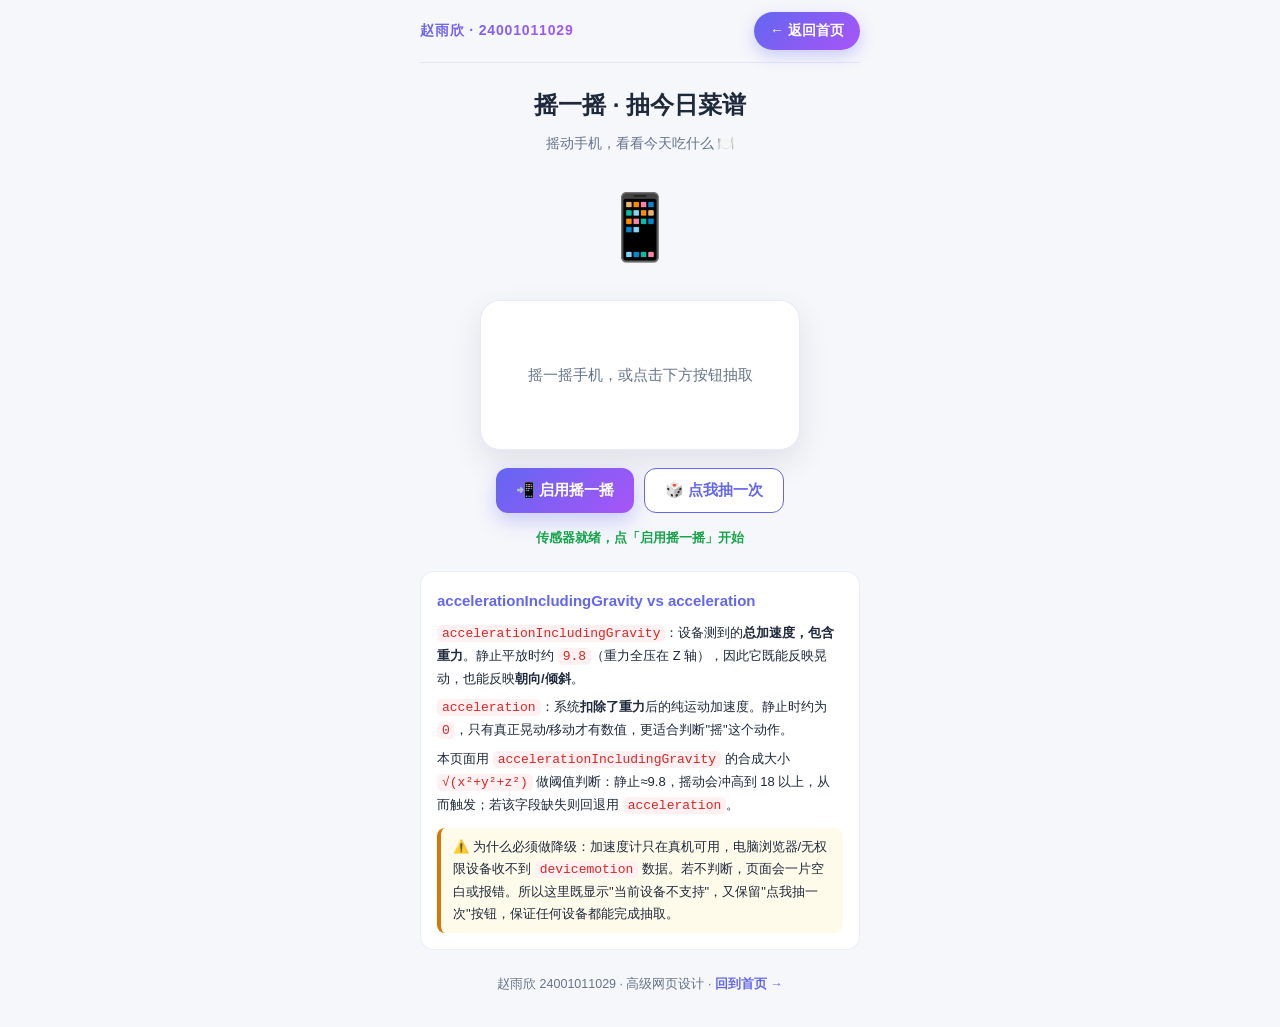
<file: 24001011029赵雨欣_mobile-sensor.html>
<!--
  作者：赵雨欣
  学号：24001011029
  建立时间：2026-11-16 14:20:00
  使用模型：Qwen3.8-Flash
  功能名称及简介：任务四·摇一摇彩蛋 —— 监听 devicemotion，用 accelerationIncludingGravity 合成加速度，
    超过阈值(约18)判定为"摇动"并随机抽出一道今日菜谱，触发后进入 1.5s 冷却（验收①一次摇动只触发一次）。
    无加速度传感器的设备显示"当前设备不支持"并提供"点我抽一次"按钮降级（验收②不报错不白屏）；
    iOS 通过按钮触发 DeviceMotionEvent.requestPermission() 申请权限（验收③）；
    页面附 accelerationIncludingGravity 与 acceleration 的区别说明（验收④）。命名前缀统一 zyx1029_。
-->
<!DOCTYPE html>
<html lang="zh-CN">
<head>
  <meta charset="UTF-8">
  <meta name="viewport" content="width=device-width, initial-scale=1.0, maximum-scale=1.0, user-scalable=no">
  <title>摇一摇彩蛋 · 今日菜谱 | 赵雨欣 24001011029</title>
  <style>
    :root {
      --zyx1029_ink: #1e293b; --zyx1029_muted: #64748b; --zyx1029_paper: #f6f7fb;
      --zyx1029_accent: #6366f1; --zyx1029_accent2: #a855f7; --zyx1029_pink: #ec4899;
    }
    * { box-sizing: border-box; margin: 0; padding: 0; }
    * { -webkit-tap-highlight-color: transparent; }
    body {
      color: var(--zyx1029_ink); background: var(--zyx1029_paper);
      font-family: "Microsoft YaHei", "PingFang SC", -apple-system, sans-serif;
      line-height: 1.7; -webkit-text-size-adjust: 100%; min-height: 100vh;
    }
    a { color: inherit; text-decoration: none; }
    .zyx1029_shell { width: min(440px, 100% - 24px); margin: 0 auto; padding-bottom: 40px; }

    .zyx1029_topbar {
      position: sticky; top: 0; z-index: 20; display: flex; align-items: center; justify-content: space-between;
      padding: 12px 0; background: rgba(246,247,251,.86);
      backdrop-filter: blur(10px); -webkit-backdrop-filter: blur(10px);
      border-bottom: 1px solid rgba(99,102,241,.12); font-size: 14px;
    }
    .zyx1029_sig { font-weight: 700; letter-spacing: .06em;
      background: linear-gradient(135deg, var(--zyx1029_accent), var(--zyx1029_accent2));
      -webkit-background-clip: text; -webkit-text-fill-color: transparent; }
    .zyx1029_home { padding: 7px 16px; border-radius: 999px; color: #fff; font-weight: 700;
      background: linear-gradient(135deg, var(--zyx1029_accent), var(--zyx1029_accent2));
      box-shadow: 0 6px 16px rgba(99,102,241,.3); transition: transform .2s ease; }
    .zyx1029_home:active { transform: scale(.94); }

    .zyx1029_hero { text-align: center; margin: 22px 0 8px; }
    .zyx1029_hero h1 { font-size: 24px; }
    .zyx1029_hero p { font-size: 14px; color: var(--zyx1029_muted); margin-top: 6px; }

    /* 摇动提示图标 */
    .zyx1029_phone { font-size: 64px; margin: 18px auto 6px; width: fit-content; }
    .zyx1029_phone.zyx1029_shaking { animation: zyx1029_wob .4s ease; }
    @keyframes zyx1029_wob {
      0%,100% { transform: rotate(0); }
      20% { transform: rotate(-16deg); } 40% { transform: rotate(14deg); }
      60% { transform: rotate(-10deg); } 80% { transform: rotate(8deg); }
    }

    /* 结果卡片 */
    .zyx1029_result {
      margin: 18px auto; width: min(320px, 92%); min-height: 150px; border-radius: 20px;
      background: #fff; border: 1px solid rgba(99,102,241,.14);
      box-shadow: 0 12px 30px rgba(30,41,59,.1); display: grid; place-items: center;
      padding: 20px; text-align: center; color: var(--zyx1029_muted); font-size: 15px;
    }
    .zyx1029_dish { display: none; }
    .zyx1029_dish.show { display: block; animation: zyx1029_pop .45s cubic-bezier(.2,1.4,.4,1); }
    @keyframes zyx1029_pop { 0% { transform: scale(.4); opacity: 0; } 100% { transform: scale(1); opacity: 1; } }
    .zyx1029_dish .zyx1029_dishmedia { display: grid; place-items: center; }
    .zyx1029_dish .zyx1029_dishimg { width: 120px; height: 120px; object-fit: cover; border-radius: 16px; box-shadow: 0 6px 16px rgba(30,41,59,.18); }
    .zyx1029_dish .zyx1029_emoji { font-size: 56px; }
    .zyx1029_dish .zyx1029_name { font-size: 26px; font-weight: 800; margin-top: 6px; color: var(--zyx1029_ink); }
    .zyx1029_dish .zyx1029_en { font-size: 12px; letter-spacing: .12em; color: var(--zyx1029_muted); }
    .zyx1029_dish .zyx1029_desc { font-size: 14px; margin-top: 10px; color: var(--zyx1029_ink); line-height: 1.7; }

    /* 按钮与状态 */
    .zyx1029_actions { display: flex; gap: 10px; justify-content: center; flex-wrap: wrap; margin-top: 8px; }
    .zyx1029_btn { border: none; border-radius: 12px; padding: 12px 20px; font-size: 15px; font-weight: 700; cursor: pointer;
      background: linear-gradient(135deg, var(--zyx1029_accent), var(--zyx1029_accent2)); color: #fff;
      box-shadow: 0 8px 20px rgba(99,102,241,.3); }
    .zyx1029_btn.ghost { background: #fff; color: var(--zyx1029_accent); border: 1px solid var(--zyx1029_accent); box-shadow: none; }
    .zyx1029_btn:active { transform: scale(.95); }
    .zyx1029_status { text-align: center; font-size: 13px; margin-top: 14px; color: var(--zyx1029_muted); }
    .zyx1029_status .ok { color: #16a34a; font-weight: 700; }
    .zyx1029_status .warn { color: #d97706; font-weight: 700; }
    .zyx1029_status .bad { color: #dc2626; font-weight: 700; }

    /* 说明卡 */
    .zyx1029_note { margin-top: 22px; background: #fff; border: 1px solid rgba(99,102,241,.12);
      border-radius: 14px; padding: 16px; font-size: 13px; color: var(--zyx1029_ink); }
    .zyx1029_note h2 { font-size: 15px; margin-bottom: 8px; color: var(--zyx1029_accent); }
    .zyx1029_note p { margin: 6px 0; }
    .zyx1029_note code { color: #dc2626; background: #fff1f2; padding: 1px 5px; border-radius: 5px; }
    .zyx1029_note .zyx1029_tip { background: #fffbeb; border-left: 4px solid #d97706; border-radius: 8px; padding: 8px 12px; margin-top: 10px; }

    .zyx1029_footer { text-align: center; margin-top: 24px; font-size: 12.5px; color: var(--zyx1029_muted); }
    .zyx1029_footer a { color: var(--zyx1029_accent); font-weight: 700; }
  </style>
</head>
<body>
  <div class="zyx1029_shell">

    <!-- 返回首页链接（项目规则 3） -->
    <header class="zyx1029_topbar">
      <span class="zyx1029_sig">赵雨欣 · 24001011029</span>
      <a class="zyx1029_home" href="index.html">← 返回首页</a>
    </header>

    <div class="zyx1029_hero">
      <h1>摇一摇 · 抽今日菜谱</h1>
      <p>摇动手机，看看今天吃什么 🍽️</p>
    </div>

    <div class="zyx1029_phone" id="zyx1029Phone">📱</div>

    <!-- 抽取结果 -->
    <div class="zyx1029_result" id="zyx1029Result">
      <span id="zyx1029Placeholder">摇一摇手机，或点击下方按钮抽取</span>
      <div class="zyx1029_dish" id="zyx1029Dish">
        <div class="zyx1029_dishmedia">
          <img class="zyx1029_dishimg" id="zyx1029DishImg" alt="" style="display:none">
          <div class="zyx1029_emoji" id="zyx1029DishEmoji">🍜</div>
        </div>
        <div class="zyx1029_name" id="zyx1029DishName">—</div>
        <div class="zyx1029_en" id="zyx1029DishEn"></div>
        <div class="zyx1029_desc" id="zyx1029DishDesc"></div>
      </div>
    </div>

    <div class="zyx1029_actions">
      <button class="zyx1029_btn" id="zyx1029EnableBtn" onclick="zyx1029_enable()">📲 启用摇一摇</button>
      <button class="zyx1029_btn ghost" id="zyx1029DrawBtn" onclick="zyx1029_draw()">🎲 点我抽一次</button>
    </div>
    <p class="zyx1029_status" id="zyx1029Status">正在检测传感器……</p>

    <!-- 验收④：两个属性的区别说明 -->
    <div class="zyx1029_note">
      <h2>accelerationIncludingGravity vs acceleration</h2>
      <p><code>accelerationIncludingGravity</code>：设备测到的<b>总加速度，包含重力</b>。静止平放时约 <code>9.8</code>（重力全压在 Z 轴），因此它既能反映晃动，也能反映<b>朝向/倾斜</b>。</p>
      <p><code>acceleration</code>：系统<b>扣除了重力</b>后的纯运动加速度。静止时约为 <code>0</code>，只有真正晃动/移动才有数值，更适合判断"摇"这个动作。</p>
      <p>本页面用 <code>accelerationIncludingGravity</code> 的合成大小 <code>√(x²+y²+z²)</code> 做阈值判断：静止≈9.8，摇动会冲高到 18 以上，从而触发；若该字段缺失则回退用 <code>acceleration</code>。</p>
      <div class="zyx1029_tip">⚠️ 为什么必须做降级：加速度计只在真机可用，电脑浏览器/无权限设备收不到 <code>devicemotion</code> 数据。若不判断，页面会一片空白或报错。所以这里既显示"当前设备不支持"，又保留"点我抽一次"按钮，保证任何设备都能完成抽取。</div>
    </div>

    <footer class="zyx1029_footer">
      赵雨欣 24001011029 · 高级网页设计 · <a href="index.html">回到首页 →</a>
    </footer>
  </div>

  <script>
    /*
      实现要点（对应验收）：
      ① 一次摇动只触发一次：触发后进入 1.5s 冷却，期间忽略新的摇动。
      ② 无传感器不报错不白屏：检测 'devicemotion' 是否可用，不可用则提示并靠按钮降级。
      ③ iOS 权限：DeviceMotionEvent.requestPermission 需用户手势调用，这里由"启用摇一摇"按钮触发。
      ④ 区别说明见页面下方说明卡。
      命名前缀统一 zyx1029_（项目规则 1）。
    */

    // 今日菜谱候选（随机抽取）；img 为 Wikimedia Commons 实拍图直链，加载失败时回退显示 emoji
    var zyx1029_fp = 'https://commons.wikimedia.org/wiki/Special:FilePath/';
    var zyx1029_menu = [
      { e: '🦆', n: '北京烤鸭', en: 'PEKING DUCK', d: '皮酥肉嫩，蘸酱卷饼，京城讲究一口香。', img: zyx1029_fp + 'Sliced%20Peking%20Duck.jpg?width=600' },
      { e: '🌶️', n: '麻婆豆腐', en: 'MAPO TOFU', d: '麻辣鲜香烫，嫩豆腐配红油，下饭神器。', img: zyx1029_fp + 'Mapo%20Tofu%20with%20rice.jpg?width=600' },
      { e: '🥟', n: '水晶虾饺', en: 'HAR GOW', d: '薄皮裹整虾，早茶四大天王之首。', img: zyx1029_fp + '03%20Har%20Gau%20Shrimp%20Dumplings%20-%20East%20Harbor%20Seafood%20Palace.jpg?width=600' },
      { e: '🥙', n: '肉夹馍', en: 'ROU JIA MO', d: '腊汁肉夹热馍，外酥里软的"中式汉堡"。', img: zyx1029_fp + 'Roujiamo%20and%20Laoling%20Laodoufu.jpg?width=600' },
      { e: '🍜', n: '兰州拉面', en: 'LAMIAN', d: '一清二白三红四绿五黄，汤宽面劲。', img: zyx1029_fp + 'China%20Lanzhou%20Pulled%20Beef%20Noodle.jpg?width=600' },
      { e: '🍲', n: '佛跳墙', en: 'FOTIAOQIANG', d: '山海食材一坛煨，闽菜功夫头牌。', img: zyx1029_fp + 'Buddha_soup_boul.jpg?width=600' },
      { e: '🍢', n: '重庆小面', en: 'CHONGQING NOODLES', d: '麻辣小面，花椒与油辣子的街头灵魂。', img: zyx1029_fp + 'Chongqing%20Xiaomian%20with%20fried%20eggs.jpg?width=600' },
      { e: '🥘', n: '广东煲仔饭', en: 'CLAY POT RICE', d: '锅巴焦香，腊味与米气在砂锅里交融。', img: zyx1029_fp + 'Malaysian%20Claypot%20Chicken%20Rice%20via%20Rice%20Cooker.jpg?width=600' }
    ];

    var zyx1029_cooling = false;   // 验收①：冷却标志
    var zyx1029_listening = false; // 是否已绑定 devicemotion
    var zyx1029_lastIdx = -1;      // 上次抽到的下标，避免连续重复

    // 功能名称及简介：zyx1029_setStatus —— 更新底部状态提示文字（带颜色类）
    // 作者：赵雨欣  建立时间：2026-11-16  使用模型：Qwen3.8-Flash
    function zyx1029_setStatus(html, cls) {
      var el = document.getElementById('zyx1029Status');
      el.innerHTML = '<span class="' + (cls || '') + '">' + html + '</span>';
    }

    // 功能名称及简介：zyx1029_draw —— 随机抽取一道菜并弹出动画；同时触发摇动图标抖动与冷却
    // 作者：赵雨欣  建立时间：2026-11-16  使用模型：Qwen3.8-Flash
    function zyx1029_draw() {
      // 随机且不与上一次相同
      var i;
      do { i = Math.floor(Math.random() * zyx1029_menu.length); } while (zyx1029_menu.length > 1 && i === zyx1029_lastIdx);
      zyx1029_lastIdx = i;
      var dish = zyx1029_menu[i];

      document.getElementById('zyx1029Placeholder').style.display = 'none';
      var box = document.getElementById('zyx1029Dish');
      var emojiEl = document.getElementById('zyx1029DishEmoji');
      emojiEl.textContent = dish.e;
      emojiEl.style.display = 'block';           // 先显示 emoji 兜底，图片加载成功后再隐藏
      // 真实菜品照片：加载成功隐藏 emoji，失败则保留 emoji（不空白）
      var imgEl = document.getElementById('zyx1029DishImg');
      imgEl.style.display = 'none';
      imgEl.onload = function () { imgEl.style.display = 'block'; emojiEl.style.display = 'none'; };
      imgEl.onerror = function () { imgEl.style.display = 'none'; emojiEl.style.display = 'block'; };
      imgEl.alt = dish.n;
      imgEl.src = dish.img;
      document.getElementById('zyx1029DishName').textContent = dish.n;
      document.getElementById('zyx1029DishEn').textContent = dish.en;
      document.getElementById('zyx1029DishDesc').textContent = dish.d;
      // 重启动画：先移除再下一帧加回
      box.classList.remove('show');
      requestAnimationFrame(function () { requestAnimationFrame(function () { box.classList.add('show'); }); });

      // 图标抖动反馈
      var phone = document.getElementById('zyx1029Phone');
      phone.classList.remove('zyx1029_shaking');
      void phone.offsetWidth;
      phone.classList.add('zyx1029_shaking');

      // 验收①：进入 1.5s 冷却，期间忽略新的摇动
      zyx1029_cooling = true;
      setTimeout(function () { zyx1029_cooling = false; }, 1500);
    }

    // 功能名称及简介：zyx1029_startListen —— 绑定 devicemotion 监听，用合成加速度判定摇动（阈值约18）
    // 作者：赵雨欣  建立时间：2026-11-16  使用模型：Qwen3.8-Flash
    function zyx1029_startListen() {
      if (zyx1029_listening) return;
      if (!('ontouchstart' in window) && !window.DeviceMotionEvent) {
        zyx1029_setStatus('当前设备不支持摇一摇，请用「点我抽一次」按钮', 'bad');
        return;
      }
      window.addEventListener('devicemotion', zyx1029_onMotion);
      zyx1029_listening = true;
      zyx1029_setStatus('摇一摇已启用，快摇动手机试试 🎉', 'ok');
    }

    // 功能名称及简介：zyx1029_onMotion —— devicemotion 回调，计算合成加速度并按阈值+冷却触发抽取
    // 作者：赵雨欣  建立时间：2026-11-16  使用模型：Qwen3.8-Flash
    function zyx1029_onMotion(e) {
      if (zyx1029_cooling) return;                 // 验收①：冷却中忽略
      var a = e.accelerationIncludingGravity || e.acceleration; // 优先含重力合成值，缺失则回退
      if (!a) return;
      var mag = Math.sqrt((a.x || 0) ** 2 + (a.y || 0) ** 2 + (a.z || 0) ** 2);
      // 静止≈9.8；摇动会明显冲高，阈值取 18
      if (mag > 18) { zyx1029_draw(); }
    }

    // 功能名称及简介：zyx1029_enable —— 启用传感器；iOS 先经按钮手势申请权限，再开始监听
    // 作者：赵雨欣  建立时间：2026-11-16  使用模型：Qwen3.8-Flash
    function zyx1029_enable() {
      // 验收③：iOS 13+ 必须在用户手势里调用 requestPermission
      if (typeof DeviceMotionEvent !== 'undefined' && typeof DeviceMotionEvent.requestPermission === 'function') {
        zyx1029_setStatus('正在请求运动权限……', 'warn');
        DeviceMotionEvent.requestPermission()
          .then(function (state) {
            if (state === 'granted') { zyx1029_startListen(); }
            else { zyx1029_setStatus('未获得权限，请用「点我抽一次」按钮', 'bad'); }
          })
          .catch(function () { zyx1029_setStatus('权限申请失败，请用「点我抽一次」按钮', 'bad'); });
      } else if ('ondevicemotion' in window) {
        // 安卓/多数浏览器无需额外授权
        zyx1029_startListen();
      } else {
        // 验收②：不支持也不报错，给出降级提示
        zyx1029_setStatus('当前设备不支持摇一摇，请用「点我抽一次」按钮', 'bad');
      }
    }

    // 功能名称及简介：页面加载后检测传感器可用性并更新状态提示
    // 作者：赵雨欣  建立时间：2026-11-16  使用模型：Qwen3.8-Flash
    document.addEventListener('DOMContentLoaded', function () {
      if (!window.DeviceMotionEvent || !('ondevicemotion' in window)) {
        zyx1029_setStatus('未检测到加速度传感器，请用「点我抽一次」按钮', 'bad');
      } else if (typeof DeviceMotionEvent.requestPermission === 'function') {
        // iOS：需用户点击授权后才能监听
        zyx1029_setStatus('本机需授权：点「启用摇一摇」并允许后即可摇动（iOS 13+ 必需）', 'warn');
      } else {
        zyx1029_setStatus('传感器就绪，点「启用摇一摇」开始', 'ok');
      }
    });
  </script>
</body>
</html>
</file>
